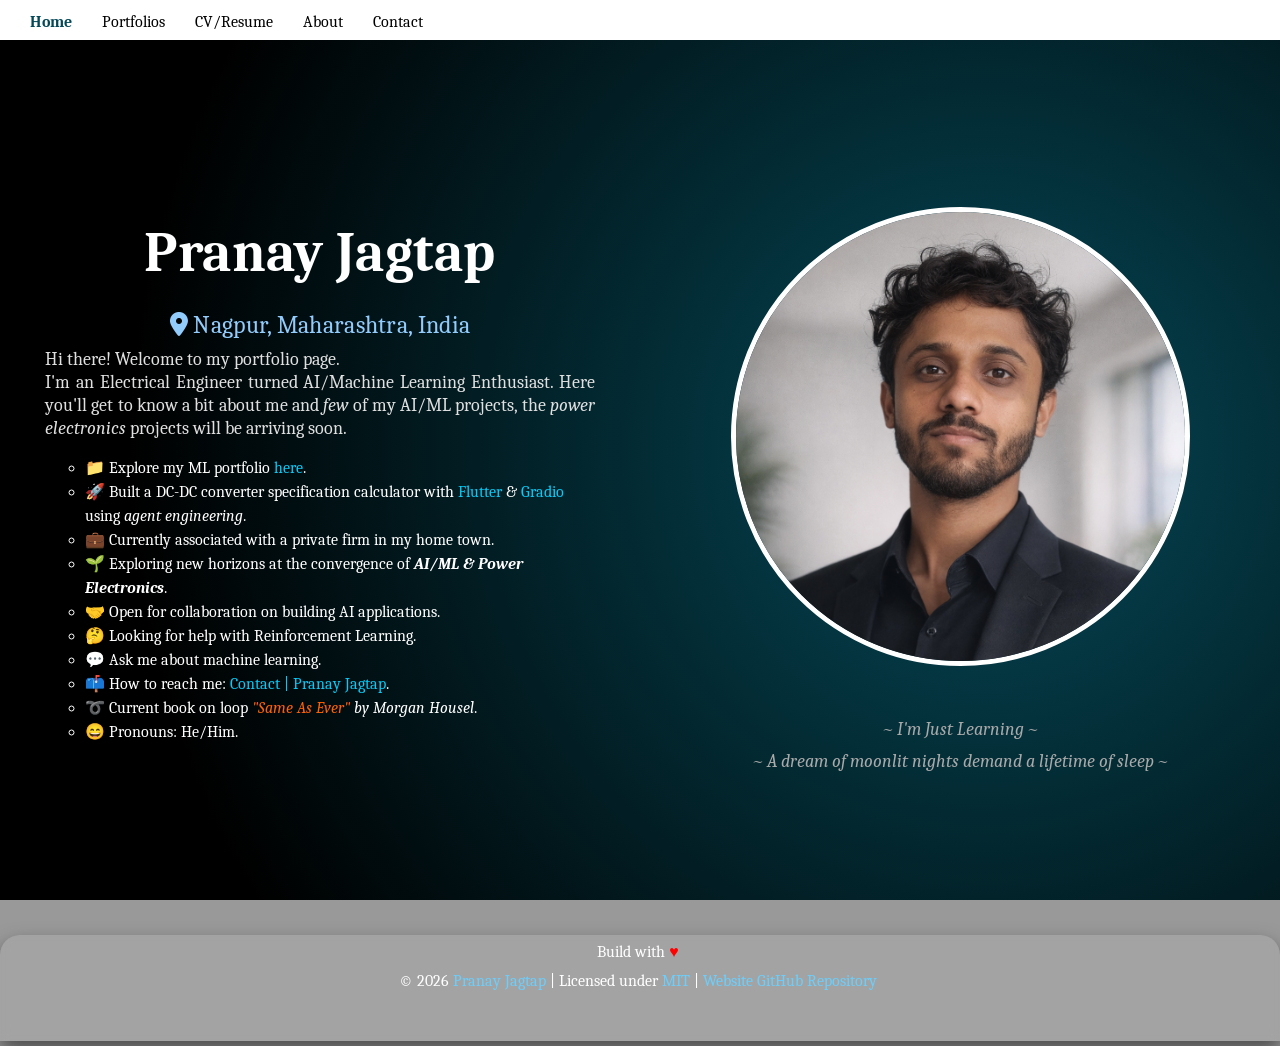
<file: index.html>
<!doctype html>
<html class="js" lang="en">

<head>
  <!-- Required meta tags -->
  <meta charset="utf-8">
  <meta name="viewport" content="width=device-width, initial-scale=1">
  <meta name="generator" content="Netlify">
  <meta property="og:site_name" content="pranaypagtap" />
  <meta property="og:image" content="https://pranayjagtap.netlify.app/img/pranayj_sqlook.png">


  <!-- Primary SEO Meta Tags -->
  <title>Pranay Jagtap | Home</title>
  <meta name="title" content="Pranay Jagtap | Home">
  <meta name="description" property="og:description" content="Pranay Jagtap Nagpur, Maharashtra, India Hi there. I'm an Electrical Engineer turned Python Enthusiast and Machine
  Learning Explorer. Here, you'll find my journey through code, from ML projects to apps.">

  <!-- Keywords for SEO -->
  <meta name="keywords"
    content="Pranay Jagtap, Pranay Jagtap Nagpur, Pranay Jagtap Home, Nagpur, Orange City, Machine Learning, Machine Learning Portfolio, Machine Learning Engineer, AI Engineer, Python, PyTorch, Scikit-Learn, Deep Learning, Computer Visison, Natural Language Processing">

  <!-- Robots Meta Tag -->
  <meta name="robots" content="index, follow">
  <meta name="googlebot" content="index, follow">

  <!-- Canonical URL -->
  <link rel="canonical" href="https://pranayjagtap.netlify.app/">

  <!-- Open Graph Protocol (OG) Tags -->
  <meta property="og:title" content="Pranay Jagtap | Home" />
  <meta property="og:url" content="https://pranayjagtap.netlify.app" />
  <meta property="og:type" content="website" />

  <!-- Linkedin Details -->
  <meta name="linkedin:card" content="summary_large_image">
  <meta name="linkedin:title" property="og:title" content="Pranay Jagtap | Home" />
  <meta name="linkedin:industry" content="Information Technology and Services">
  <meta name="linkedin:creator" content="@pranayj-ml-enthusiast">
  <meta name="linkedin:verified" content="true">

  <!-- Twitter Card -->
  <meta name="twitter:card" content="summary_large_image">
  <meta name="twitter:site" content="@pranay_jagtap_">
  <meta name="twitter:title" content="Pranay Jagtap | Home">
  <meta name="twitter:image" content="https://pranayjagtap.netlify.app/img/pranayj_sqlook.png">

  <!-- Author Meta Tag -->
  <meta name="author" content="Pranay Jagtap">

  <!-- Geo Tags -->
  <meta name="geo.region" content="IN-MH"> <!-- Assuming you're in Maharashtra, India -->
  <meta name="geo.placename" content="Nagpur">
  <meta name="geo.position" content="21.1458;79.0882"> <!-- Nagpur coordinates -->
  <meta name="ICBM" content="21.1458, 79.0882">

  <!-- Language and Country -->
  <meta http-equiv="content-language" content="en-IN">

  <!-- Structured Data (JSON-LD) -->
  <script type="application/ld+json">
    {
      "@context": [
          "https://schema.org",
          {
              "website": "https://schema.org/WebSite",
              "person": "https://schema.org/Person",
              "portfolio": "https://schema.org/CreativeWork",
              "skills": "https://schema.org/EducationalOccupationalCredential"
          }
      ],
      "@type": "Person",
      "name": "Pranay Jagtap",
      "jobTitle": "Machine Learning Enthusiast",
      "alumniOf": {
          "@type": "EducationalOrganization",
          "name": "Nagpur University"
      },
      "skills": [
          "Machine Learning",
          "Natural Language Processing",
          "Python",
          "Deep Learning",
          "Computer Vision"
      ],
      "url": "https://pranayjagtap.netlify.app",
      "image": "https://pranayjagtap.netlify.app/img/pranayj_sqlook.png",
      "sameAs": [
          "https://www.linkedin.com/in/pranayj-ml-enthusiast",
          "https://github.com/PranayJagtap06",
          "https://www.x.com/pranay_jagtap_"
      ]
    }
  </script>

  <!-- Sitemap link (update with actual path) -->
  <link rel="sitemap" type="application/xml" href="https://pranayjagtap.netlify.app/sitemap.xml" />

  <!-- Google Font Family -->
  <link rel="preconnect" href="https://fonts.googleapis.com">
  <link rel="preconnect" href="https://fonts.gstatic.com" crossorigin>
  <link href="https://fonts.googleapis.com/css2?family=Spectral:wght@400;500;600;700&display=swap" rel="stylesheet">
  <link href="https://fonts.googleapis.com/css2?family=Caladea:ital,wght@0,400;0,700;1,400;1,700&display=swap"
    rel="stylesheet">

  <!-- Bootstrap CSS -->
  <link rel="stylesheet" href="https://stackpath.bootstrapcdn.com/bootstrap/4.1.1/css/bootstrap.min.css"
    integrity="sha384-WskhaSGFgHYWDcbwN70/dfYBj47jz9qbsMId/iRN3ewGhXQFZCSftd1LZCfmhktB" crossorigin="anonymous">
  <link rel="stylesheet" href="css/style.css">

  <link rel="stylesheet" href="https://cdnjs.cloudflare.com/ajax/libs/font-awesome/6.2.1/css/all.min.css">
  <link rel="icon" type="image/x-icon" href="/favicon.ico?v=2">
  <link rel="shortcut icon" type="image/x-icon" href="/favicon.ico">
  <link rel="icon" type="image/png" sizes="32x32" href="favicon_io/favicon-32x32.png">
  <link rel="icon" type="image/png" sizes="16x16" href="favicon_io/favicon-16x16.png">
  <link rel="apple-touch-icon" type="image/png" href="favicon_io/apple-touch-icon-180x180.png">
  <link rel="manifest" href="favicon_io/site.webmanifest">
  <meta name="theme-color" content="#ffffff">

  <!-- Google tag (gtag.js) -->
  <script async src="https://www.googletagmanager.com/gtag/js?id=G-1BCZXJ599L"></script>
  <script>
    window.dataLayer = window.dataLayer || [];
    function gtag() {dataLayer.push(arguments);}
    gtag('js', new Date());

    gtag('config', 'G-1BCZXJ599L');
  </script>

</head>

<body>

  <header class="header">
    <nav class="navbar desktop-navbar">
      <ul>
        <li><a href="index.html" class="nav-link" rel="noopener noreferrer">Home</a></li>
        <li><a href="portfolios.html" class="nav-link" rel="noopener noreferrer">Portfolios</a></li>
        <li><a href="https://drive.google.com/file/d/1DiM11OMC7BkOrVKO2ufNGe0L_v8Yvr8Q/view?usp=sharing"
            class="nav-link" target="_blank" rel="noopener noreferrer">CV/Resume</a></li>
        <li><a href="about.html" class="nav-link" rel="noopener noreferrer">About</a></li>
        <li><a href="contact.html" class="nav-link" rel="noopener noreferrer">Contact</a></li>
      </ul>
    </nav>

    <nav class="navbar mobile-navbar">
      <input type="checkbox" id="menu-toggle" />
      <label for="menu-toggle" class="menu-toggle">
        <i class="fa-solid fa-bars"></i>
      </label>
      <ul class="mobile-navbar-menu">
        <li><a href="index.html" class="nav-link" rel="noopener noreferrer">Home</a></li>
        <li><a href="portfolios.html" class="nav-link" rel="noopener noreferrer">Portfolios</a></li>
        <li><a href="https://drive.google.com/file/d/1DiM11OMC7BkOrVKO2ufNGe0L_v8Yvr8Q/view?usp=sharing"
            class="nav-link" rel="noopener noreferrer" target="_blank">CV/Resume</a></li>
        <li><a href="about.html" class="nav-link" rel="noopener noreferrer">About</a></li>
        <li><a href="contact.html" class="nav-link" rel="noopener noreferrer">Contact</a></li>
      </ul>
    </nav>
  </header>

  <main>
    <div class="index-container">
      <div class="row center center-cell">
        <div class="col-md-6" align="center">
          <!-- Name -->
          <div class="title-main">
            <h1><a href="index.html" class="pranayjagtap" rel="noopener noreferrer"> Pranay Jagtap </a></h1>
            <h3 class="location"><i class="fas fa-map-marker-alt"></i> Nagpur, Maharashtra, India</h3>
            <p class="intro-main">Hi there! Welcome to my portfolio page.<br>I'm an Electrical Engineer turned AI/Machine
              Learning Enthusiast. Here you'll get to know a bit about me and <em>few</em> of my AI/ML projects, the <em>power electronics</em> projects will be arriving soon.</p>
            <ul class="intro-info">
              <li>📁 Explore my ML portfolio <a href="https://pranayjagtap.netlify.app/portfolios" class="intro-link"
                  rel="noopener noreferrer">here</a>.</li>
              <!-- <li>🚀 Built Indian <a href="https://github.com/PranayJagtap06/IndianFutureReserves" class="into-link"
                  rel="noopener noreferrer" target="_blank">foreign exchange reserves predictor</a> and <a
                  href="https://github.com/PranayJagtap06/0-5_Hand_Sign_Classifier" class="intro-link"
                  rel="noopener noreferrer" target="_blank">0-5 hand sign classifier streamlit app.</a></li> -->
              <li>🚀 Built a DC-DC converter specification calculator with <a href="https://github.com/PranayJagtap06/convertercalc_flutter" class="intro-link" rel="noopener noreferrer" target="_blank">Flutter</a> & <a href="https://huggingface.co/spaces/pranayj97/converter-specs-calc-site" class="intro-link" rel="noopener noreferrer" target="_blank">Gradio</a> using <em>agent engineering</em>.</li>
              <li>💼 Currently associated with a private firm in my home town.</li>
              <li>🌱 Exploring new horizons at the convergence of <strong><em>AI/ML & Power Electronics</em></strong>.</li>
              <li>🤝 Open for collaboration on building AI applications.</li>
              <li>🤔 Looking for help with Reinforcement Learning.</li>
              <li>💬 Ask me about machine learning.</li>
              <li>📫 How to reach me: <a href="https://pranayjagtap.netlify.app/contact" class="intro-link"
                  rel="noopener noreferrer">Contact | Pranay Jagtap</a>.</li>
              <li>➰ Current book on loop <em><span style="color: rgb(255, 98, 0);">"Same As Ever"</span> by Morgan Housel</em>.</li>
              <li>😄 Pronouns: He/Him.</li>
            </ul>
          </div>
          <!-- Close Column 2 -->
        </div>

        <div class="col-md-6">
          <!-- Faded Picture -->
          <div class="circle">
            <img src="./img/pranayj_sqlook.png" alt="Pranay Jagtap">
          </div>
            <p class="just-learning index">
              <em><span style="color: darkgrey;">~ I'm Just Learning ~</span></em><br>
              <em><span style="color: darkgrey;">~ A dream of moonlit nights demand a lifetime of sleep ~</span></em>
            </p>
        </div>

      </div>
    </div>
  </main>

  <footer class="footer-container">
    <div class="footer">
      <div class="desktop-footer">
        <div class="footer-heading"> Build with <div class="hearts">♥️</div>
        </div>
        <div class="copyright">&copy; 2026 <a href="index.html" class="footer-link" rel="noopener noreferrer">
            Pranay Jagtap </a> | Licensed under<a
            href="https://github.com/PranayJagtap06/pranayjagtap/blob/main/LICENSE.txt" class="footer-link"
            rel="noopener noreferrer" target="_blank"> MIT </a>|<a href="https://github.com/PranayJagtap06/pranayjagtap"
            class="footer-link" rel="noopener noreferrer" target="_blank"> Website GitHub Repository </a></div>
        <!-- <div class="site-github"></div> -->
      </div>
      <div class="mobile-footer">
        <div class="footer-heading"> Build with <div class="hearts">♥️</div>
        </div>
        <div class="copyright">&copy; 2026 <a href="index.html" class="footer-link" rel="noopener noreferrer">
            Pranay Jagtap </a> | Licensed under<a
            href="https://github.com/PranayJagtap06/pranayjagtap/blob/main/LICENSE.txt" class="footer-link"
            rel="noopener noreferrer" target="_blank"> MIT </a></div>
        <div class="site-github"><a href="https://github.com/PranayJagtap06/pranayjagtap" class="footer-link"
            rel="noopener noreferrer" target="_blank"> Website GitHub Repository </a></div>
      </div>
    </div>
  </footer>

  <script src="js/nav-script.js"></script>
  <script>
    document.addEventListener('DOMContentLoaded', function () {
      const menuToggle = document.getElementById('menu-toggle');
      const mobileNavbarMenu = document.querySelector('.mobile-navbar-menu');

      // Ensure menu is closed by default
      mobileNavbarMenu.style.display = 'none';

      // Toggle menu when clicking the hamburger icon
      menuToggle.addEventListener('change', (e) => {
        mobileNavbarMenu.style.display = menuToggle.checked ? 'flex' : 'none';
      });

      // Close menu when clicking outside
      document.addEventListener('click', (e) => {
        if (!e.target.closest('.mobile-navbar')) {
          mobileNavbarMenu.style.display = 'none';
          menuToggle.checked = false;
        }
      });

      // Close menu when menu item is clicked
      mobileNavbarMenu.addEventListener('click', (e) => {
        if (e.target.tagName === 'A') {
          mobileNavbarMenu.style.display = 'none';
          menuToggle.checked = false;
        }
      });
    });
  </script>
  <a href="https://icons8.com"></a>

</body>

</html>
</file>
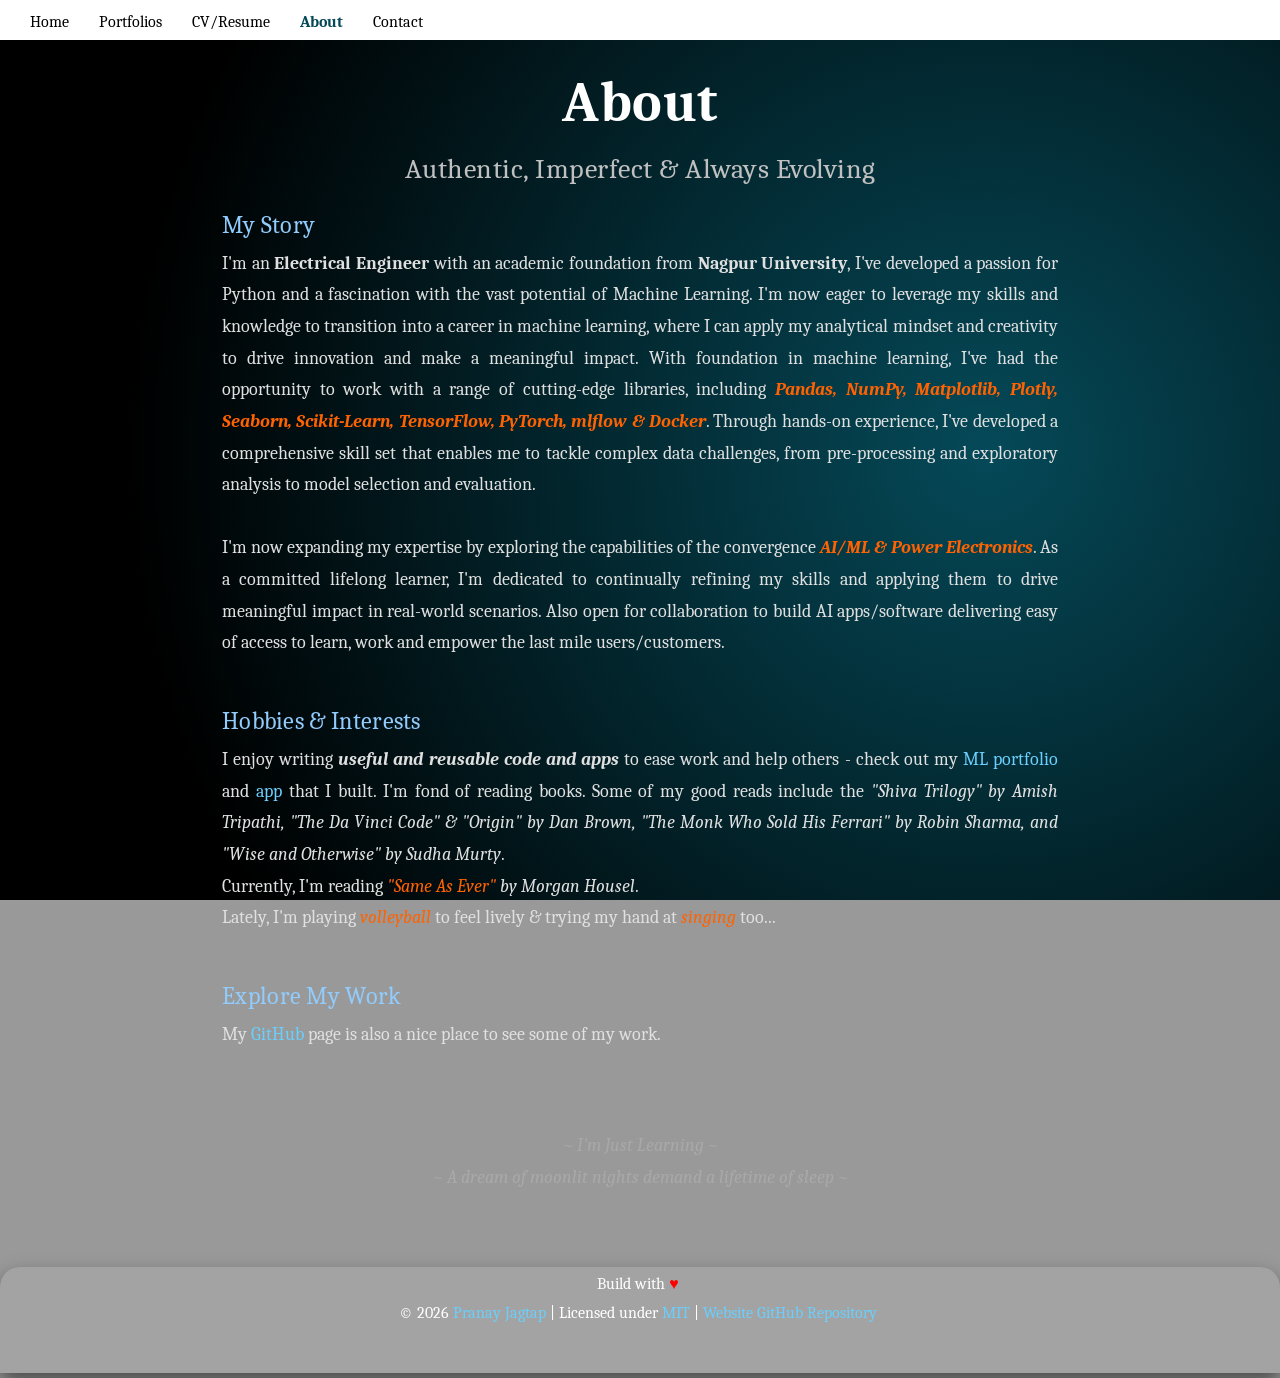
<file: about.html>
<!DOCTYPE html>
<html lang="en">

<head>
    <meta charset="UTF-8">
    <meta name="viewport" content="width=device-width, initial-scale=1.0">
    <meta name="generator" content="Netlify">
    <meta property="og:site_name" content="pranayjagtap">
    <meta property="og:image" content="https://pranayjagtap.netlify.app/img/pranayj_sqlook.png">

    <!-- Primary SEO Meta Tags -->
    <title>Pranay Jagtap | About</title>
    <meta name="title" content="Pranay Jagtap | About">
    <meta name="description" property="og:description"
        content="I'm an Electrical Engineer with an academic foundation from Nagpur University, I've developed a passion for Python and a fascination with the vast potential of Machine Learning.">

    <!-- Keywords for SEO -->
    <meta name="keywords"
        content="Pranay Jagtap, Pranay Jagtap About, Pranay Jagtap Nagpur, Nagpur, Orange City, Machine Learning, Data Science, Python, NLP, Electrical Engineer, AI, Machine Learning Engineer, Data Analysis, Scikit-Learn, TensorFlow, PyTorch">

    <!-- Robots Meta Tag -->
    <meta name="robots" content="index, follow">
    <meta name="googlebot" content="index, follow">

    <!-- Canonical URL -->
    <link rel="canonical" href="https://pranayjagtap.netlify.app/about">

    <!-- Open Graph / Facebook -->
    <meta property="og:type" content="website">
    <meta property="og:url" content="https://pranayjagtap.netlify.app/about">
    <meta property="og:title" content="Pranay Jagtap | About">

    <!-- Linkedin Details -->
    <meta name="linkedin:card" content="summary_large_image">
    <meta name="linkedin:title" property="og:title" content="Pranay Jagtap | About" />
    <meta name="linkedin:industry" content="Information Technology and Services">
    <meta name="linkedin:creator" content="@pranayj-ml-enthusiast">
    <meta name="linkedin:verified" content="true">

    <!-- Twitter Card -->
    <meta name="twitter:card" content="summary_large_image">
    <meta name="twitter:url" content="https://pranayjagtap.netlify.app/about">
    <meta name="twitter:site" content="@pranay_jagtap_">
    <meta name="twitter:title" content="Pranay Jagtap | About">
    <meta name="twitter:image" content="https://pranayjagtap.netlify.app/img/pranayj_sqlook.png">

    <!-- Author Meta Tag -->
    <meta name="author" content="Pranay Jagtap">

    <!-- Geo Tags -->
    <meta name="geo.region" content="IN-MH"> <!-- Assuming you're in Maharashtra, India -->
    <meta name="geo.placename" content="Nagpur">
    <meta name="geo.position" content="21.1458;79.0882"> <!-- Nagpur coordinates -->
    <meta name="ICBM" content="21.1458, 79.0882">

    <!-- Language and Country -->
    <meta http-equiv="content-language" content="en-IN">

    <!-- Structured Data (JSON-LD) -->
    <script type="application/ld+json">
        {
            "@context": [
                "https://schema.org",
                "https://schema.org/Person",
                "https://schema.org/ProfilePage"
            ],
            "@type": "Person",
            "name": "Pranay Jagtap",
            "jobTitle": "Machine Learning Explorer",
            "alumniOf": {
                "@type": "EducationalOrganization",
                "name": "Nagpur University"
            },
            "knowsAbout": [
                "Machine Learning",
                "Python",
                "Data Science",
                "Natural Language Processing",
                "TensorFlow",
                "PyTorch",
                "Scikit-Learn",
                "Pandas",
                "Matplotlib",
                "NumPy",
                "Plotly",
                "Seaborn",
                "mlflow",
                "fastapi"
            ],
            "skills": [
                "Machine Learning",
                "Data Analysis",
                "Python Programming",
                "NLP",
                "Scikit-Learn",
                "TensorFlow",
                "PyTorch",
                "Data Visualization"
            ],
            "url": "https://pranayjagtap.netlify.app/about",
            "sameAs": [
                "https://github.com/PranayJagtap06",
                "https://www.linkedin.com/in/pranayj-ml-enthusiast",
                "https://www.x.com/pranay_jagtap_"
            ],
            "description": "I'm an Electrical Engineer with an academic foundation from Nagpur University, I've developed a passion for Python and a fascination with the vast potential of Machine Learning."
        }
    </script>

    <!-- Google Font Family -->
    <link rel="preconnect" href="https://fonts.googleapis.com">
    <link rel="preconnect" href="https://fonts.gstatic.com" crossorigin>
    <link href="https://fonts.googleapis.com/css2?family=Spectral:wght@400;500;600;700&display=swap" rel="stylesheet">
    <link href="https://fonts.googleapis.com/css2?family=Caladea:ital,wght@0,400;0,700;1,400;1,700&display=swap"
        rel="stylesheet">

    <!-- Bootstrap CSS -->
    <link rel="stylesheet" href="https://stackpath.bootstrapcdn.com/bootstrap/4.1.1/css/bootstrap.min.css"
        integrity="sha384-WskhaSGFgHYWDcbwN70/dfYBj47jz9qbsMId/iRN3ewGhXQFZCSftd1LZCfmhktB" crossorigin="anonymous">
    <link rel="stylesheet" href="css/style.css">

    <link rel="stylesheet" href="https://cdnjs.cloudflare.com/ajax/libs/font-awesome/6.2.1/css/all.min.css">
    <link rel="icon" type="image/x-icon" href="/favicon.ico?v=2">
    <link rel="shortcut icon" type="image/x-icon" href="/favicon.ico">
    <link rel="icon" type="image/png" sizes="32x32" href="favicon_io/favicon-32x32.png">
    <link rel="icon" type="image/png" sizes="16x16" href="favicon_io/favicon-16x16.png">
    <link rel="apple-touch-icon" type="image/png" href="favicon_io/apple-touch-icon-180x180.png">
    <link rel="manifest" href="favicon_io/site.webmanifest">
    <meta name="theme-color" content="#ffffff">

</head>

<body>

    <header class="header">
        <nav class="navbar desktop-navbar">
            <ul>
                <li><a href="index.html" class="nav-link" rel="noopener noreferrer">Home</a></li>
                <li><a href="portfolios.html" class="nav-link" rel="noopener noreferrer">Portfolios</a></li>
                <li><a href="https://drive.google.com/file/d/1DiM11OMC7BkOrVKO2ufNGe0L_v8Yvr8Q/view?usp=sharing" class="nav-link" target="_blank"
                        rel="noopener noreferrer">CV/Resume</a>
                </li>
                <li><a href="about.html" class="nav-link" rel="noopener noreferrer">About</a></li>
                <li><a href="contact.html" class="nav-link" rel="noopener noreferrer">Contact</a></li>
            </ul>
        </nav>

        <nav class="navbar mobile-navbar">
            <input type="checkbox" id="menu-toggle" />
            <label for="menu-toggle" class="menu-toggle">
                <i class="fa-solid fa-bars"></i>
            </label>
            <ul class="mobile-navbar-menu">
                <li><a href="index.html" class="nav-link" rel="noopener noreferrer">Home</a></li>
                <li><a href="portfolios.html" class="nav-link" rel="noopener noreferrer">Portfolios</a></li>
                <li><a href="https://drive.google.com/file/d/1DiM11OMC7BkOrVKO2ufNGe0L_v8Yvr8Q/view?usp=sharing" class="nav-link"
                        rel="noopener noreferrer" target="_blank">CV/Resume</a>
                </li>
                <li><a href="about.html" class="nav-link" rel="noopener noreferrer">About</a></li>
                <li><a href="contact.html" class="nav-link" rel="noopener noreferrer">Contact</a></li>
            </ul>
        </nav>
    </header>

    <main>
        <div class="container padding">
            <h1>About</h1>
            <h2>Authentic, Imperfect & Always Evolving</h2>
            <!-- <div class="row"> -->
            <div class="about-content">
                <h3>My Story</h3>
                <p>I'm an <strong>Electrical Engineer</strong> with an academic foundation from
                    <strong>Nagpur
                        University</strong>, I've
                    developed a passion for Python and a fascination with the vast potential of Machine Learning.
                    I'm
                    now eager to leverage my skills and knowledge to transition into a career in machine learning, where
                    I
                    can apply my analytical mindset and creativity to drive innovation and make a meaningful impact.
                    With
                    foundation in machine learning, I've had the opportunity to work with a range of cutting-edge
                    libraries,
                    including <span style="color: rgb(255, 98, 0);"><strong><em>Pandas, NumPy, Matplotlib, Plotly, Seaborn, Scikit-Learn, TensorFlow, PyTorch, mlflow & Docker</em></strong></span>.
                    Through hands-on experience, I've developed a comprehensive skill set that enables me to tackle
                    complex
                    data challenges, from pre-processing and exploratory analysis to model selection and
                    evaluation.<br><br>

                    I'm now expanding my expertise by exploring the capabilities of the convergence <span style="color: rgb(255, 98, 0);"><strong><em>AI/ML & Power Electronics</em></strong></span>.
                    As a committed lifelong learner, I'm dedicated to continually refining my skills and
                    applying them to drive meaningful impact in real-world scenarios. Also open for collaboration to build AI apps/software delivering easy of access to learn, work and empower the last mile users/customers.
                </p>
                <br>
                <h3>Hobbies & Interests</h3>
                <p>I enjoy writing <strong><em>useful and reusable code and
                            apps</em></strong> to ease work and help others - check out my <a
                        href="https://pranayjagtap.netlify.app/portfolios" class="link-highlight" target="_blank"
                        rel="noopener noreferrer">ML portfolio</a> and
                    <a href="https://github.com/pranayjagtap06/convertercalc_flutter" class="link-highlight"
                        target="_blank" rel="noopener noreferrer">app</a> that
                    I built. I'm fond of reading books. Some of my good reads include the <em>"Shiva
                        Trilogy" by Amish Tripathi, "The Da Vinci Code" & "Origin" by Dan Brown, "The Monk
                        Who
                        Sold His Ferrari" by
                    Robin Sharma, and "Wise and Otherwise" by Sudha Murty</em>.
                    <br>Currently, I'm reading <em><span style="color: rgb(255, 98, 0);">"Same As Ever"</span> by Morgan Housel</em>.
                    <br>Lately, I'm playing <span style="color: rgb(255, 98, 0);"><em>volleyball</em></span> to feel lively & trying my hand at <span style="color: rgb(255, 98, 0);"><em>singing</em></span> too...
                </p>
                <br>
                <h3>Explore My Work</h3>
                <p>My <a href="https://github.com/PranayJagtap06" class="link-highlight" target="_blank"
                        rel="noopener noreferrer">GitHub</a>
                    page is also a nice place to see some of my work.
                </p>
                <p class="just-learning">
                    <em><span style="color: darkgrey;">~ I'm Just Learning ~</span></em><br>
                    <em><span style="color: darkgrey;">~ A dream of moonlit nights demand a lifetime of sleep ~</span></em>
                </p>
            </div>
            <!-- </div> -->
        </div>
    </main>

    <footer class="footer-container">
        <div class="footer">
            <div class="desktop-footer">
                <div class="footer-heading"> Build with <div class="hearts">♥️</div>
                </div>
                <div class="copyright">&copy; 2026 <a href="index.html" class="footer-link" rel="noopener noreferrer">
                        Pranay Jagtap </a> | Licensed under<a
                        href="https://github.com/PranayJagtap06/pranayjagtap/blob/main/LICENSE.txt" class="footer-link"
                        rel="noopener noreferrer" target="_blank"> MIT </a>|<a
                        href="https://github.com/PranayJagtap06/pranayjagtap" class="footer-link"
                        rel="noopener noreferrer" target="_blank"> Website GitHub Repository </a></div>
                <!-- <div class="site-github"></div> -->
            </div>
            <div class="mobile-footer">
                <div class="footer-heading"> Build with <div class="hearts">♥️</div>
                </div>
                <div class="copyright">&copy; 2026 <a href="index.html" class="footer-link" rel="noopener noreferrer">
                        Pranay Jagtap </a> | Licensed under<a
                        href="https://github.com/PranayJagtap06/pranayjagtap/blob/main/LICENSE.txt" class="footer-link"
                        rel="noopener noreferrer" target="_blank"> MIT </a></div>
                <div class="site-github"><a href="https://github.com/PranayJagtap06/pranayjagtap" class="footer-link"
                        rel="noopener noreferrer" target="_blank"> Website GitHub Repository </a></div>
            </div>
        </div>
    </footer>

    <script src="js/nav-script.js"></script>
    <script>
        document.addEventListener('DOMContentLoaded', function () {
            const menuToggle = document.getElementById('menu-toggle');
            const mobileNavbarMenu = document.querySelector('.mobile-navbar-menu');

            // Ensure menu is closed by default
            mobileNavbarMenu.style.display = 'none';

            // Toggle menu when clicking the hamburger icon
            menuToggle.addEventListener('change', (e) => {
                mobileNavbarMenu.style.display = menuToggle.checked ? 'flex' : 'none';
            });

            // Close menu when clicking outside
            document.addEventListener('click', (e) => {
                if (!e.target.closest('.mobile-navbar')) {
                    mobileNavbarMenu.style.display = 'none';
                    menuToggle.checked = false;
                }
            });

            // Close menu when menu item is clicked
            mobileNavbarMenu.addEventListener('click', (e) => {
                if (e.target.tagName === 'A') {
                    mobileNavbarMenu.style.display = 'none';
                    menuToggle.checked = false;
                }
            });
        });
    </script>
</body>

</html>
</file>
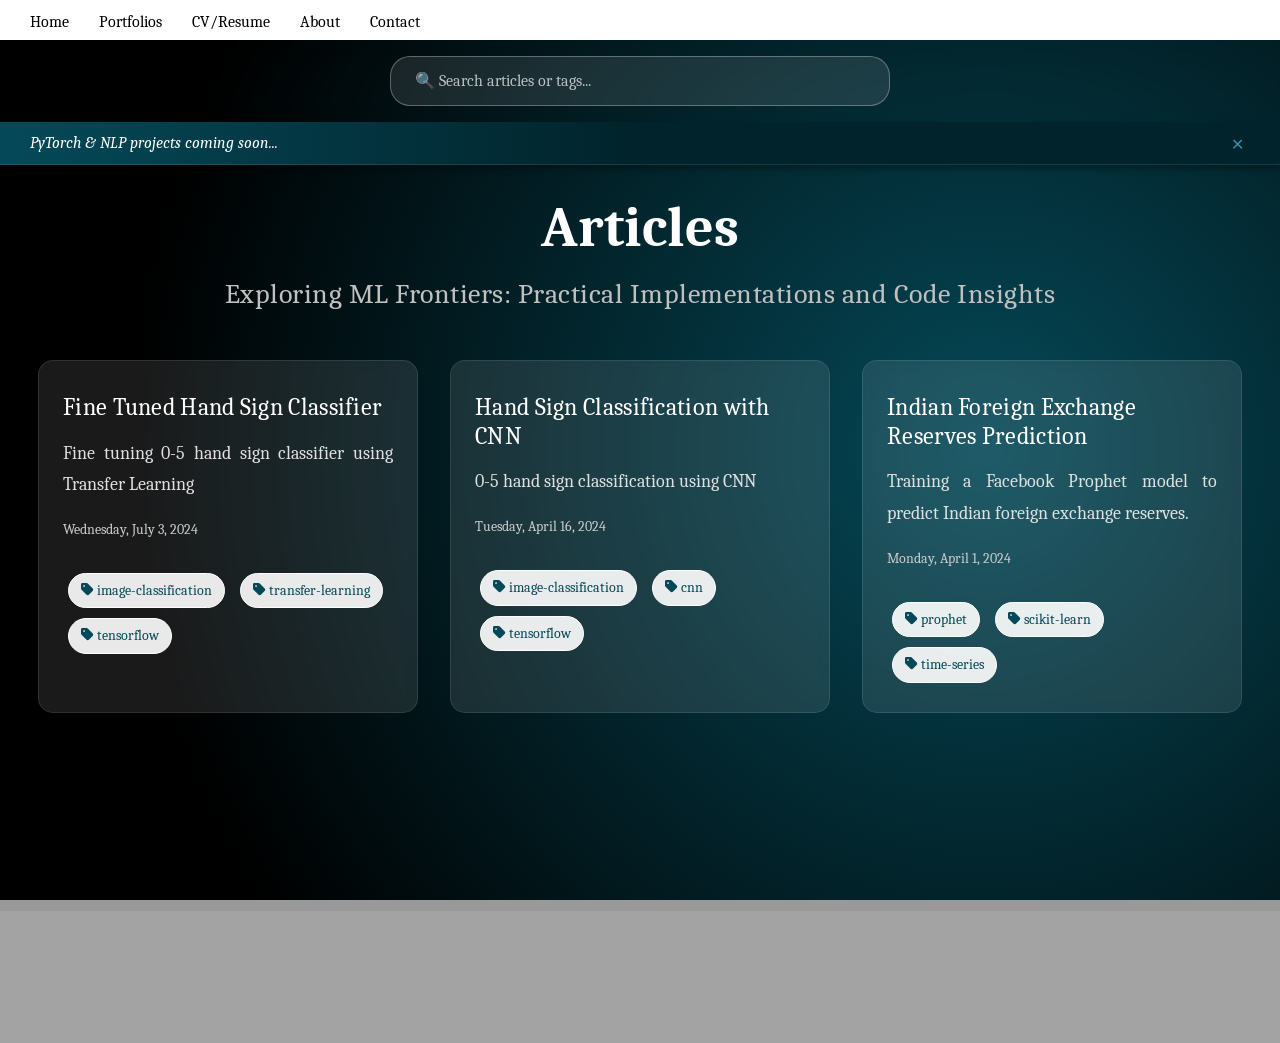
<file: blog.html>
<!-- articles.html -->
<!DOCTYPE html>
<html class="js" lang="en">

<head>
    <meta charset="UTF-8">
    <meta name="viewport" content="width=device-width, initial-scale=1.0">
    <meta name="generator" content="Netlify">
    <meta property="og:site_name" content="pranayjagtap">
    <meta property="og:image" content="https://pranayjagtap.netlify.app/img/pranay-bliss-sq.jpg">

    <!-- Primary SEO Meta Tags -->
    <title>Pranay Jagtap | Pranay's ML Space</title>
    <meta name="title" content="Pranay Jagtap | Pranay's ML Space">
    <meta name="description" propert="og:description"
        content="Explore a collection of beginner friendly machine learning article by Pranay Jagtap. Sharing code & insights on varied topics of ML.">

    <!-- Keywords for SEO -->
    <meta name="keywords"
        content="Machine Learning Blog, Pranay Jagtap Blog, Pranay's Blog, Pranay's ML Space, Data Science Blog, Python Blog, TensorFlow Blog, PyTorch Blog, Machine Learning Engineer, Data Analysis">

    <!-- Robots Meta Tag -->
    <meta name="robots" content="index, follow">
    <meta name="googlebot" content="index, follow, max-snippet:-1, max-image-preview:large, max-video-preview:-1">

    <!-- Canonical URL -->
    <link rel="canonical" href="https://pranayjagtap.netlify.app/blog">

    <!-- Open Graph / Facebook -->
    <meta property="og:type" content="website">
    <meta property="og:url" content="https://pranayjagtap.netlify.app/blog">
    <meta property="og:title" content="Pranay Jagtap | Pranay's ML Space">

    <!-- Linkedin Details -->
    <meta name="linkedin:card" content="summary_large_image">
    <meta name="linkedin:title" property="og:title" content="Pranay Jagtap | Pranay's ML Space" />
    <meta name="linkedin:industry" content="Information Technology and Services">
    <meta name="linkedin:creator" content="@pranayj-ml-engineer">
    <meta name="linkedin:verified" content="true">

    <!-- Twitter Card -->
    <meta name="twitter:card" content="summary_large_image">
    <meta name="twitter:url" content="https://pranayjagtap.netlify.app/blog">
    <meta name="twitter:title" content="Pranay Jagtap | Pranay's ML Space">
    <meta name="twitter:image" content="https://pranayjagtap.netlify.app/img/pranay-bliss-sq.jpg">
    <meta name="twitter:creator" content="@pranay_jagtap_">

    <!-- Author Meta Tag -->
    <meta name="author" content="Pranay Jagtap">

    <!-- Geo Tags -->
    <meta name="geo.region" content="IN-MH"> <!-- Assuming you're in Maharashtra, India -->
    <meta name="geo.placename" content="Nagpur">
    <meta name="geo.position" content="21.1458;79.0882"> <!-- Nagpur coordinates -->
    <meta name="ICBM" content="21.1458, 79.0882">

    <!-- Language and Country -->
    <meta http-equiv="content-language" content="en-IN">

    <!-- Existing meta tags -->
    <meta name="theme-color" content="#ffffff">

    <!-- Structured Data (JSON-LD) -->
    <script type="application/ld+json">
        {
            "@context": "https://schema.org",
            "@type": "WebPage",
            "name": "Pranay Jagtap | Pranay's ML Space",
            "description": "Explore a collection of machine learning articles by Pranay Jagtap.",
            "mainEntity": {
                "@type": "ItemList",
                "itemListElement": [
                    {
                        "@type": "CreativeWork",
                        "name": "Pranay's ML Space",
                        "description": "A collection of machine learning articles"
                    }
                ]
            },
            "author": {
                "@type": "Person",
                "name": "Pranay Jagtap",
                "jobTitle": "Machine Learning Explorer",
                "knowsAbout": [
                    "Machine Learning",
                    "Python",
                    "Scikit-Learn",
                    "TensorFlow",
                    "PyTorch",
                    "NLP"
                ]
            }
        }
    </script>

    <!-- Google Font Family -->
    <link rel="preconnect" href="https://fonts.googleapis.com">
    <link rel="preconnect" href="https://fonts.gstatic.com" crossorigin>
    <link href="https://fonts.googleapis.com/css2?family=Spectral:wght@400;500;600;700&display=swap" rel="stylesheet">
    <link href="https://fonts.googleapis.com/css2?family=Caladea:ital,wght@0,400;0,700;1,400;1,700&display=swap" rel="stylesheet">

    <!-- Bootstrap CSS -->
    <link rel="stylesheet" href="https://stackpath.bootstrapcdn.com/bootstrap/4.1.1/css/bootstrap.min.css"
        integrity="sha384-WskhaSGFgHYWDcbwN70/dfYBj47jz9qbsMId/iRN3ewGhXQFZCSftd1LZCfmhktB" crossorigin="anonymous">
    <link rel="stylesheet" href="css/style.css">

    <link rel="stylesheet" href="https://cdnjs.cloudflare.com/ajax/libs/font-awesome/6.2.1/css/all.min.css">
    <link rel="icon" type="image/x-icon" href="/favicon.ico?v=2">
    <link rel="shortcut icon" type="image/x-icon" href="/favicon.ico">
    <link rel="icon" type="image/png" sizes="32x32" href="favicon_io/favicon-32x32.png">
    <link rel="icon" type="image/png" sizes="16x16" href="favicon_io/favicon-16x16.png">
    <link rel="apple-touch-icon" type="image/png" href="favicon_io/apple-touch-icon-180x180.png">
    <link rel="manifest" href="favicon_io/site.webmanifest">
    <meta name="theme-color" content="#ffffff">

</head>

<body>

    <header class="header">
        <nav class="navbar desktop-navbar">
            <ul>
                <li><a href="index.html" class="nav-link" rel="noopener noreferrer">Home</a></li>
                <li><a href="portfolios.html" class="nav-link" rel="noopener noreferrer">Portfolios</a></li>
                <li><a href="https://drive.google.com/file/d/1V6zH-NCFwTpCB4u4hop1W53udd1IVlCu/view?usp=sharing" class="nav-link" target="_blank" rel="noopener noreferrer">CV/Resume</a>
                </li>
                <li><a href="about.html" class="nav-link" rel="noopener noreferrer">About</a></li>
                <li><a href="contact.html" class="nav-link" rel="noopener noreferrer">Contact</a></li>
            </ul>
        </nav>

        <nav class="navbar mobile-navbar">
            <input type="checkbox" id="menu-toggle" />
            <label for="menu-toggle" class="menu-toggle">
                <i class="fa-solid fa-bars"></i>
            </label>
            <ul class="mobile-navbar-menu">
                <li><a href="index.html" class="nav-link" rel="noopener noreferrer">Home</a></li>
                <li><a href="portfolios.html" class="nav-link" rel="noopener noreferrer">Portfolios</a></li>
                <li><a href="https://drive.google.com/file/d/1V6zH-NCFwTpCB4u4hop1W53udd1IVlCu/view?usp=sharing" class="nav-link" rel="noopener noreferrer" target="_blank">CV/Resume</a>
                </li>
                <li><a href="about.html" class="nav-link" rel="noopener noreferrer">About</a></li>
                <li><a href="contact.html" class="nav-link" rel="noopener noreferrer">Contact</a></li>
            </ul>
        </nav>

        <div class="search">
            <div class="search-container">
                <!-- <input type="text" class="search-input" id="search-input" placeholder="🔍 Search articles or tags..."> -->
                <!-- <div class="dropdown-list" id="dropdownList"></div> -->
            </div>
        </div>
    </header>

    <div id="notification-banner" class="notification-banner">
        <div class="notification-content-container">
            <span class="notification-text"><em>PyTorch & NLP projects coming soon...</em></span>
            <button class="notification-close" aria-label="Close notification">&times;</button>
        </div>
    </div>

    <main>
        <div class="container padding">
            <h1>Articles</h1>
            <h2>Exploring ML Frontiers: Practical Implementations and Code Insights</h2>
            <div class="articles-grid" id="articlesGrid"></div>
            <div class="pagination-container" id="paginationContainer"></div>
        </div>
    </main>

    <footer class="footer-container">
        <div class="footer">
            <div class="desktop-footer">
                <div class="footer-heading"> Build with <div class="hearts">♥️</div>
                </div>
                <div class="copyright">&copy; 2026 <a href="index.html" class="footer-link" rel="noopener noreferrer">
                        Pranay Jagtap </a> | Licensed under<a
                        href="https://github.com/PranayJagtap06/pranayjagtap/blob/main/LICENSE.txt" class="footer-link"
                        rel="noopener noreferrer" target="_blank"> MIT </a>|<a
                        href="https://github.com/PranayJagtap06/pranayjagtap" class="footer-link"
                        rel="noopener noreferrer" target="_blank"> Website GitHub Repository </a></div>
                <!-- <div class="site-github"></div> -->
            </div>
            <div class="mobile-footer">
                <div class="footer-heading"> Build with <div class="hearts">♥️</div>
                </div>
                <div class="copyright">&copy; 2026 <a href="index.html" class="footer-link" rel="noopener noreferrer">
                        Pranay Jagtap </a> | Licensed under<a
                        href="https://github.com/PranayJagtap06/pranayjagtap/blob/main/LICENSE.txt" class="footer-link"
                        rel="noopener noreferrer" target="_blank"> MIT </a></div>
                <div class="site-github"><a href="https://github.com/PranayJagtap06/pranayjagtap" class="footer-link"
                        rel="noopener noreferrer" target="_blank"> Website GitHub Repository </a></div>
            </div>
        </div>
    </footer>

    <script src="js/nav-script.js"></script>
    <!-- <script src="js/search-dropdown.js"></script> -->
    <script>
        document.addEventListener('DOMContentLoaded', function () {
            const menuToggle = document.getElementById('menu-toggle');
            const mobileNavbarMenu = document.querySelector('.mobile-navbar-menu');

            // Ensure menu is closed by default
            mobileNavbarMenu.style.display = 'none';

            // Toggle menu when clicking the hamburger icon
            menuToggle.addEventListener('change', (e) => {
                mobileNavbarMenu.style.display = menuToggle.checked ? 'flex' : 'none';
            });

            // Close menu when clicking outside
            document.addEventListener('click', (e) => {
                if (!e.target.closest('.mobile-navbar')) {
                    mobileNavbarMenu.style.display = 'none';
                    menuToggle.checked = false;
                }
            });

            // Close menu when menu item is clicked
            mobileNavbarMenu.addEventListener('click', (e) => {
                if (e.target.tagName === 'A') {
                    mobileNavbarMenu.style.display = 'none';
                    menuToggle.checked = false;
                }
            });
        });
    </script>
    <script>
        class ArticleManager {
            constructor() {
                this.articles = [];
                this.filteredArticles = [];
                this.currentPage = 1;
                this.itemsPerPage = 6;
                this.totalArticles = 0;
                this.isLoading = false;
            }

            async loadArticles(page = 1) {
                try {
                    this.isLoading = true;
                    this.showLoading();

                    // Updated path for GitHub Pages
                    const response = await fetch('articles/articles.json');
                    if (!response.ok) throw new Error('Failed to load articles');

                    const data = await response.json();
                    this.articles = data; // Store the loaded articles
                    this.articles.sort((a, b) => new Date(b.date) - new Date(a.date));

                    // Check for tag filter from URL 3
                    const urlParams = new URLSearchParams(window.location.search);
                    const tagFilter = urlParams.get('tag');

                    if (tagFilter) {
                        // Clean the tag filter
                        const cleanTagFilter = tagFilter.trim().replace(/^#?\s*/, '');

                        // Filter articles by tag
                        this.filteredArticles = this.articles.filter(article =>
                            article.tags.some(tag =>
                                tag.toLowerCase() === cleanTagFilter.toLowerCase()
                            )
                        );

                        // Set search input to the tag
                        const searchInput = document.getElementById('search-input');
                        if (searchInput) {
                            searchInput.value = cleanTagFilter;
                        }
                    } else {
                        this.filteredArticles = this.articles;
                    }

                    this.totalArticles = this.filteredArticles.length;
                    this.currentPage = page;

                    this.displayArticles();
                    this.updatePagination();
                } catch (error) {
                    this.showError('Failed to load articles. Please try again later.');
                    console.error('Error:', error);
                } finally {
                    this.isLoading = false;
                    this.hideLoading();
                }
            }

            displayArticles() {
                const startIndex = (this.currentPage - 1) * this.itemsPerPage;
                const endIndex = startIndex + this.itemsPerPage;
                const articlesToShow = this.filteredArticles.slice(startIndex, endIndex);

                const gridContainer = document.getElementById('articlesGrid');
                gridContainer.innerHTML = '';

                articlesToShow.forEach(article => {
                    const card = this.createPortfolioCard(article);
                    gridContainer.appendChild(card);
                });
            }

            createPortfolioCard(article) {
                const card = document.createElement('div');
                card.className = 'articles-card';
                // card.onclick = () => window.location.href = `./articles/${article.id}/content.md`;
                card.onclick = () => window.location.href = `article-template.html?id=${article.id}`;

                const date = new Date(article.date);
                const formattedDate = date.toLocaleDateString('en-US', {
                    weekday: 'long',
                    day: 'numeric',
                    month: 'long',
                    year: 'numeric'
                });

                card.innerHTML = `
                    <h3 class="articles-title">${article.title}</h3>
                    <p class="articles-description">${article.description}</p>
                    <p class="articles-date">${formattedDate}</p>
                    ${article.tags ? `
                        <div class="tags-container">
                            ${article.tags.map(tag => `<span class="tag"><i class="fa-solid fa-tag"></i> ${tag}</span>`).join('')}
                        </div>
                    ` : ''}
                `;

                // Add click event listeners to tags
                const tagElements = card.querySelectorAll('.tag');
                tagElements.forEach(tag => {
                    tag.addEventListener('click', (e) => {
                        e.stopPropagation(); // Prevent card click
                        const searchTerm = e.target.textContent.trim(); // Get tag text
                        window.location.href = `articles.html?tag=${encodeURIComponent(searchTerm)}`;

                    });
                });

                return card;
            }

            updatePagination() {
                const totalPages = Math.ceil(this.totalArticles / this.itemsPerPage);
                const container = document.getElementById('paginationContainer');

                if (totalPages <= 1) {
                    container.innerHTML = '';
                    return;
                }

                container.innerHTML = `
                    <button class="paginations-button" 
                            onclick="articleManager.loadArticles(${this.currentPage - 1})" 
                            ${this.currentPage === 1 ? 'disabled' : ''}>
                        Previous
                    </button>
                    ${this.generatePageNumbers(totalPages)}
                    <button class="paginations-button" 
                            onclick="articleManager.loadArticles(${this.currentPage + 1})" 
                            ${this.currentPage === totalPages ? 'disabled' : ''}>
                        Next
                    </button>
                `;
            }

            generatePageNumbers(totalPages) {
                let pages = '';
                const maxButtons = 5;
                let start = Math.max(1, this.currentPage - Math.floor(maxButtons / 2));
                let end = Math.min(totalPages, start + maxButtons - 1);

                if (end - start + 1 < maxButtons) {
                    start = Math.max(1, end - maxButtons + 1);
                }

                for (let i = start; i <= end; i++) {
                    pages += `
                        <button class="paginations-button ${i === this.currentPage ? 'active' : ''}" 
                                onclick="articleManager.loadArticles(${i})">
                            ${i}
                        </button>
                    `;
                }

                return pages;
            }

            showLoading() {
                const grid = document.getElementById('articlesGrid');
                grid.innerHTML = '<div class="loading"></div>';
            }

            hideLoading() {
                const loading = document.querySelector('.loading');
                if (loading) loading.remove();
            }

            showError(message) {
                const grid = document.getElementById('articlesGrid');
                grid.innerHTML = `<div class="error-message">${message}</div>`;
            }

            searchArticles(searchTerm) {
                if (!searchTerm) {
                    this.filteredArticles = this.articles;
                } else {
                    this.filteredArticles = this.articles.filter(article =>
                        article.title.toLowerCase().includes(searchTerm.toLowerCase()) ||
                        article.description.toLowerCase().includes(searchTerm.toLowerCase()) ||
                        article.tags.some(tag => tag.toLowerCase().includes(searchTerm.toLowerCase()))
                    );
                }
                this.currentPage = 1;
                this.displayArticles();
                this.updatePagination();
            }
        }

        // Initialize and load articles
        const articleManager = new ArticleManager();
        document.addEventListener('DOMContentLoaded', () => {
            articleManager.loadArticles();
        });
    </script>
    <!-- <script>
        // Search functionality
        const searchInput = document.getElementById('search-input');
        const searchResults = document.getElementById('search-results');

        searchInput.addEventListener('input', (e) => {
            const searchTerm = e.target.value;

            // Remove tag filter from URL if search is active
            const urlParams = new URLSearchParams(window.location.search);
            if (urlParams.has('tag')) {
                urlParams.delete('tag');
                window.history.replaceState({}, '', `${window.location.pathname}?${urlParams}`);
            }

            articleManager.searchArticles(searchTerm);
        });
    </script> -->
    <script>
        document.addEventListener('DOMContentLoaded', () => {
            const notificationBanner = document.getElementById('notification-banner');
            const notificationCloseBtn = notificationBanner.querySelector('.notification-close');

            function hasNotificationBeenShown() {
                return localStorage.getItem('articleNotificationShown') === 'true';
            }

            function markNotificationAsShown() {
                localStorage.setItem('articleNotificationShown', 'true');
            }

            function showNotification() {
                if (!hasNotificationBeenShown()) {
                    notificationBanner.classList.add('show');
                    markNotificationAsShown();
                }
            }

            function hideNotification() {
                notificationBanner.classList.add('hide'); // Add hide class
            }

            // Show notification on page load
            showNotification();

            // Close button event listener
            notificationCloseBtn.addEventListener('click', hideNotification);
        });
    </script>
    <script>
        document.addEventListener('DOMContentLoaded', () => {
            const searchContainer = document.querySelector('.search-container');
            searchContainer.innerHTML = `
        <div class="search-wrapper">
            <input type="text" class="search-input" id="search-input" placeholder="🔍 Search articles or tags...">
            <div class="search-dropdown" id="dropdownList">
                <div class="dropdown-section">
                    <div class="section-title">Tags</div>
                    <div class="tags-cloud" id="tags-section"></div>
                </div>
                <div class="dropdown-section">
                    <div class="section-title">Articles</div>
                    <ul class="articles-list" id="articles-section"></ul>
                </div>
            </div>
        </div>
    `;

            const searchInput = document.getElementById('search-input');
            const dropdownList = document.getElementById('dropdownList');
            const tagsSection = document.getElementById('tags-section');
            const articlesSection = document.getElementById('articles-section');
            let tags = [];
            let articleTitles = [];
            // NEW: Added variables for tab navigation
            let focusableElements = [];
            let currentFocusIndex = -1;

            async function fetchArticles() {
                try {
                    const response = await fetch('articles/articles.json');
                    if (!response.ok) throw new Error('Failed to fetch articles');

                    const articles = await response.json();
                    articleTitles = articles.map(article => article.title);
                    tags = [...new Set(articles.flatMap(article => article.tags))];
                } catch (error) {
                    console.error('Error fetching articles:', error);
                }
            }

            function showDropdownList(items) {
                tagsSection.innerHTML = '';
                articlesSection.innerHTML = '';

                const tagItems = items.filter(item => item.type === 'tag');
                const articleItems = items.filter(item => item.type === 'article');

                // MODIFIED: Added tabindex and keyboard event handling for tags
                tagItems.forEach(item => {
                    const div = document.createElement('div');
                    div.className = 'dropdown-tag';
                    div.innerHTML = `<i class="fa-solid fa-tag"></i> ${item.name}`;
                    div.setAttribute('tabindex', '0');  // NEW: Make element focusable
                    div.addEventListener('click', () => {
                        searchInput.value = item.name;
                        hideDropdown();
                        articleManager.searchArticles(item.name);
                    });
                    // NEW: Added keyboard support
                    div.addEventListener('keypress', (e) => {
                        if (e.key === 'Enter') {
                            searchInput.value = item.name;
                            hideDropdown();
                            articleManager.searchArticles(item.name);
                        }
                    });
                    tagsSection.appendChild(div);
                });

                // MODIFIED: Added tabindex and keyboard event handling for articles
                articleItems.forEach(item => {
                    const li = document.createElement('li');
                    li.className = 'article-item';
                    // li.innerHTML = `<i class="fa-solid fa-folder"></i>${item.name}`;
                    li.innerHTML = `📁 ${item.name}`
                    li.setAttribute('tabindex', '0');  // NEW: Make element focusable
                    li.addEventListener('click', () => {
                        searchInput.value = item.name;
                        hideDropdown();
                        articleManager.searchArticles(item.name);
                    });
                    // NEW: Added keyboard support
                    li.addEventListener('keypress', (e) => {
                        if (e.key === 'Enter') {
                            searchInput.value = item.name;
                            hideDropdown();
                            articleManager.searchArticles(item.name);
                        }
                    });
                    articlesSection.appendChild(li);
                });

                showDropdown();
                updateFocusableElements();  // NEW: Update focusable elements after rendering
            }

            // NEW: Added function to track focusable elements
            function updateFocusableElements() {
                focusableElements = [
                    ...tagsSection.querySelectorAll('.dropdown-tag'),
                    ...articlesSection.querySelectorAll('.article-item')
                ];
                currentFocusIndex = -1;
            }

            // NEW: Added tab navigation handler
            function handleTabNavigation(e) {
                if (!dropdownList.classList.contains('active')) return;

                if (e.key === 'Tab') {
                    e.preventDefault();

                    if (e.shiftKey) {
                        // Shift + Tab: move backwards
                        currentFocusIndex = currentFocusIndex <= 0 ? focusableElements.length - 1 : currentFocusIndex - 1;
                    } else {
                        // Tab: move forwards
                        currentFocusIndex = currentFocusIndex >= focusableElements.length - 1 ? 0 : currentFocusIndex + 1;
                    }

                    focusableElements[currentFocusIndex]?.focus();
                }
            }

            function filterDropdownItems(query) {
                const filteredItems = [];
                if (query) {
                    filteredItems.push(
                        ...tags.filter(tag => tag.toLowerCase().includes(query.toLowerCase()))
                            .map(tag => ({ name: tag, type: 'tag' })),
                        ...articleTitles.filter(title => title.toLowerCase().includes(query.toLowerCase()))
                            .map(title => ({ name: title, type: 'article' }))
                    );
                } else {
                    filteredItems.push(
                        ...tags.map(tag => ({ name: tag, type: 'tag' })),
                        ...articleTitles.map(title => ({ name: title, type: 'article' }))
                    );
                }
                showDropdownList(filteredItems);
            }

            function showDropdown() {
                dropdownList.classList.add('active');
            }

            // MODIFIED: Added focus reset to hideDropdown
            function hideDropdown() {
                dropdownList.classList.remove('active');
                currentFocusIndex = -1;
            }

            // Initialize and fetch articles on load
            fetchArticles();

            // Event listeners
            searchInput.addEventListener('input', (e) => {
                const query = e.target.value;
                filterDropdownItems(query);
                if (!query) {
                    hideDropdown();
                }
            });

            // NEW: Added tab navigation event listener
            document.addEventListener('keydown', handleTabNavigation);

            // Hide dropdown if clicked outside
            document.addEventListener('click', (e) => {
                if (!e.target.closest('.search-wrapper')) {
                    hideDropdown();
                }
            });

            // Check for tag parameter in URL on load
            const urlParams = new URLSearchParams(window.location.search);
            const tagParam = urlParams.get('tag');
            if (tagParam) {
                searchInput.value = tagParam;
                articleManager.searchArticles(tagParam);
            }

            searchInput.addEventListener('click', (e) => {
                const query = e.target.value;
                filterDropdownItems(query);
                // if (!query) {
                //     hideDropdown();
                // }
            });
        });
    </script>
</body>

</html>
</file>
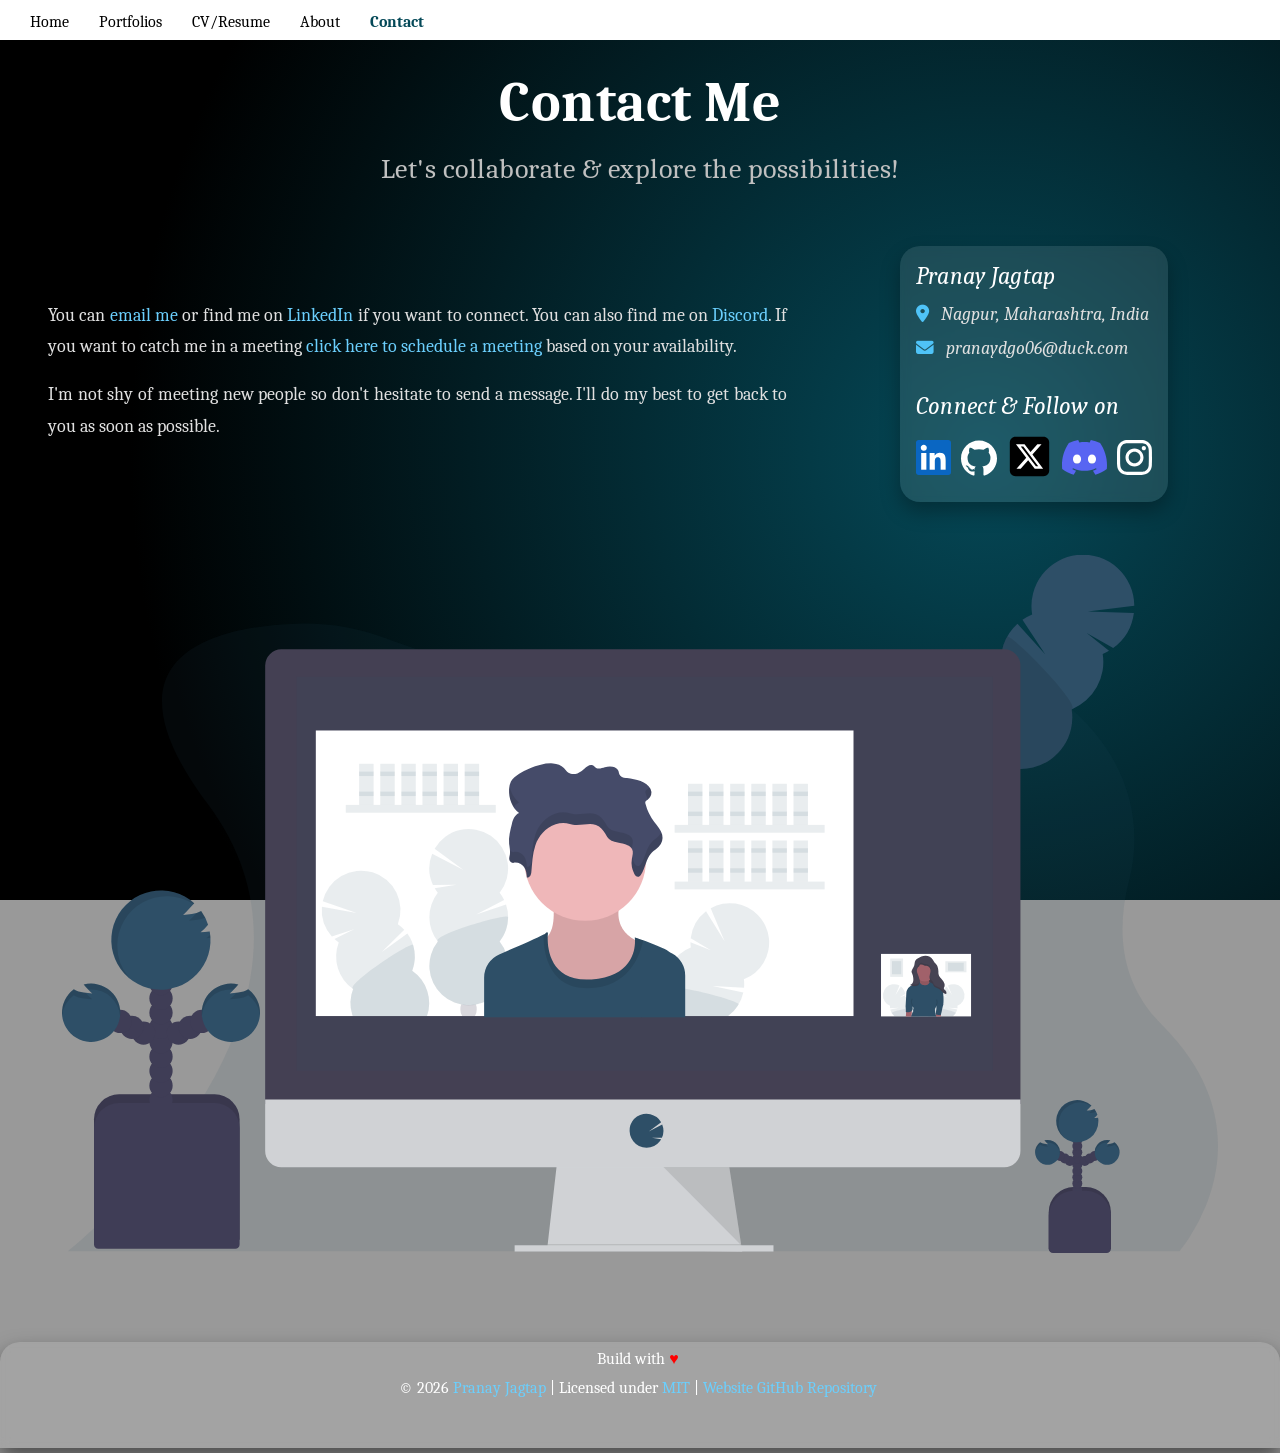
<file: contact.html>
<!DOCTYPE html>
<html lang="en">

<head>
    <meta charset="UTF-8">
    <meta name="viewport" content="width=device-width, initial-scale=1.0">
    <meta name="generator" content="Netlify">
    <meta property="og:site_name" content="pranayjagtap" />
    <meta property="og:image" content="https://pranayjagtap.netlify.app/img/pranayj_sqlook.png" />

    <!-- Primary SEO Meta Tags -->
    <title>Contact Pranay Jagtap | Machine Learning Explorer</title>
    <meta name="title" content="Contact Pranay Jagtap | Machine Learning Explorer">
    <meta name="description" property="og:description"
        content="Get in touch with Pranay Jagtap, a Machine Learning Explorer. Email, LinkedIn, and scheduling options available for collaboration and inquiries.">

    <!-- Keywords for SEO -->
    <meta name="keywords"
        content="Contact Pranay Jagtap, Pranay Jagtap Contact, Pranay Jagtap Nagpur, Nagpur, Orange City, Machine Learning Engineer, Email Pranay Jagtap, LinkedIn Pranay Jagtap, Schedule Meeting, Contact Information">

    <!-- Robots Meta Tag -->
    <meta name="robots" content="index, follow">
    <meta name="googlebot" content="index, follow">

    <!-- Canonical URL -->
    <link rel="canonical" href="https://pranayjagtap.netlify.app/contact">

    <!-- Open Graph / Facebook -->
    <meta property="og:type" content="website" />
    <meta property="og:url" content="https://pranayjagtap.netlify.app/contact" />
    <meta property="og:title" content="Contact Pranay Jagtap | Machine Learning Explorer" />

    <!-- Linkedin Details -->
    <meta name="linkedin:card" content="summary_large_image" />
    <meta name="linkedin:title" property="og:title" content="Contact Pranay Jagtap | Machine Learning Explorer" />
    <meta name="linkedin:industry" content="Information Technology and Services" />
    <meta name="linkedin:creator" content="@pranayj-ml-enthusiast" />
    <meta name="linkedin:verified" content="true" />

    <!-- Twitter Card -->
    <meta name="twitter:card" content="summary_large_image">
    <meta name="twitter:url" content="https://pranayjagtap.netlify.app/contact">
    <meta name="twitter:site" content="@pranay_jagtap_">
    <meta name="twitter:title" content="Contact Pranay Jagtap | Machine Learning Explorer">
    <meta name="twitter:image" content="https://pranayjagtap.netlify.app/img/pranayj_sqlook.png">

    <!-- Author Meta Tag -->
    <meta name="author" content="Pranay Jagtap">

    <!-- Geo Tags -->
    <meta name="geo.region" content="IN-MH"> <!-- Assuming you're in Maharashtra, India -->
    <meta name="geo.placename" content="Nagpur">
    <meta name="geo.position" content="21.1458;79.0882"> <!-- Nagpur coordinates -->
    <meta name="ICBM" content="21.1458, 79.0882">

    <!-- Language and Country -->
    <meta http-equiv="content-language" content="en-IN">

    <!-- Google Font Family -->
    <link rel="preconnect" href="https://fonts.googleapis.com">
    <link rel="preconnect" href="https://fonts.gstatic.com" crossorigin>
    <link href="https://fonts.googleapis.com/css2?family=Spectral:wght@400;500;600;700&display=swap" rel="stylesheet">
    <link href="https://fonts.googleapis.com/css2?family=Caladea:ital,wght@0,400;0,700;1,400;1,700&display=swap"
        rel="stylesheet">

    <!-- Bootstrap CSS -->
    <link rel="stylesheet" href="https://stackpath.bootstrapcdn.com/bootstrap/4.1.1/css/bootstrap.min.css"
        integrity="sha384-WskhaSGFgHYWDcbwN70/dfYBj47jz9qbsMId/iRN3ewGhXQFZCSftd1LZCfmhktB" crossorigin="anonymous">
    <link rel="stylesheet" href="css/style.css">

    <link rel="stylesheet" href="https://cdnjs.cloudflare.com/ajax/libs/font-awesome/6.2.1/css/all.min.css">
    <link rel="icon" type="image/x-icon" href="/favicon.ico?v=2">
    <link rel="shortcut icon" type="image/x-icon" href="/favicon.ico">
    <link rel="icon" type="image/png" sizes="32x32" href="favicon_io/favicon-32x32.png">
    <link rel="icon" type="image/png" sizes="16x16" href="favicon_io/favicon-16x16.png">
    <link rel="apple-touch-icon" type="image/png" href="favicon_io/apple-touch-icon-180x180.png">
    <link rel="manifest" href="favicon_io/site.webmanifest">
    <meta name="theme-color" content="#ffffff">

</head>

<body>

    <header class="header">
        <nav class="navbar desktop-navbar">
            <ul>
                <li><a href="index.html" class="nav-link" rel="noopener noreferrer">Home</a></li>
                <li><a href="portfolios.html" class="nav-link" rel="noopener noreferrer">Portfolios</a></li>
                <li><a href="https://drive.google.com/file/d/1DiM11OMC7BkOrVKO2ufNGe0L_v8Yvr8Q/view?usp=sharing"
                        class="nav-link" target="_blank" rel="noopener noreferrer">CV/Resume</a>
                </li>
                <li><a href="about.html" class="nav-link" rel="noopener noreferrer">About</a></li>
                <li><a href="contact.html" class="nav-link" rel="noopener noreferrer">Contact</a></li>
            </ul>
        </nav>

        <nav class="navbar mobile-navbar">
            <input type="checkbox" id="menu-toggle" />
            <label for="menu-toggle" class="menu-toggle">
                <i class="fa-solid fa-bars"></i>
            </label>
            <ul class="mobile-navbar-menu">
                <li><a href="index.html" class="nav-link" rel="noopener noreferrer">Home</a></li>
                <li><a href="portfolios.html" class="nav-link" rel="noopener noreferrer">Portfolios</a></li>
                <li><a href="https://drive.google.com/file/d/1DiM11OMC7BkOrVKO2ufNGe0L_v8Yvr8Q/view?usp=sharing"
                        class="nav-link" rel="noopener noreferrer" target="_blank">CV/Resume</a>
                </li>
                <li><a href="about.html" class="nav-link" rel="noopener noreferrer">About</a></li>
                <li><a href="contact.html" class="nav-link" rel="noopener noreferrer">Contact</a></li>
            </ul>
        </nav>
    </header>

    <main>
        <div class="container padding">
            <div class="contact-header">
                <h1>Contact Me</h1>
                <h2>Let's collaborate & explore the possibilities!</h2>
            </div>

            <div class="contact-content">
                <div class="contact-info">
                    <p>You can <a href="mailto:pranaydgo06@duck.com" class="link-highlight" target="_blank"
                            rel="noopener noreferrer">email me</a> or find me on
                        <a href="https://linkedin.com/in/pranayj-ml-enthusiast" class="link-highlight" target="_blank"
                            rel="noopener noreferrer">LinkedIn</a> if you
                        want to connect.
                        You can also find me on <a href="https://discordapp.com/users/1201806402713288715"
                            class="link-highlight" target="_blank" rel="noopener noreferrer">Discord</a>.
                        If you want to catch me in a meeting
                        <a href="https://calendly.com/pranays-jagtap/30min-meet?"
                            class="link-highlight schedule-meeting" target="_blank" rel="noopener noreferrer">click here
                            to schedule a meeting</a> based on your
                        availability.
                    </p>
                    <p>I'm not shy of meeting new people so don't hesitate to send a message. I'll
                        do my best to get back to you as soon as possible.
                    </p>
                </div>

                <div class="contact-details">
                    <div class="contact-card">
                        <h3><em>Pranay Jagtap</em></h3>
                        <p><i class="fas fa-map-marker-alt"></i><em> Nagpur, Maharashtra, India</em></p>
                        <p><i class="fas fa-envelope"></i><em> pranaydgo06@duck.com</em></p><br>
                        <h3><em>Connect & Follow on</em></h3>

                        <div class="social-links">
                            <ul>
                                <!-- Linkedin -->
                                <li>
                                    <a href="https://www.linkedin.com/in/pranayj-ml-enthusiast" target="_blank"
                                        rel="noopener noreferrer">
                                        <!-- <img src="https://img.icons8.com/color/48/000000/linkedin.png" /> -->
                                        <svg width="35" height="35" xmlns="http://www.w3.org/2000/svg"
                                            preserveAspectRatio="xMidYMid" viewBox="0 0 256 256">

                                            <!-- White background for "i" and "n" -->
                                            <rect x="8" y="9" width="210" height="210" fill="#FFFFFF" z-index="-1" />
                                            <!-- <rect x="123" y="95" width="40" height="40" fill="#FFFFFF"/> -->

                                            <!-- Original path elements -->
                                            <path
                                                d="M218.123 218.127h-37.931v-59.403c0-14.165-.253-32.4-19.728-32.4-19.756 0-22.779 15.434-22.779 31.369v60.43h-37.93V95.967h36.413v16.694h.51a39.907 39.907 0 0 1 35.928-19.733c38.445 0 45.533 25.288 45.533 58.186l-.016 67.013ZM56.955 79.27c-12.157.002-22.014-9.852-22.016-22.009-.002-12.157 9.851-22.014 22.008-22.016 12.157-.003 22.014 9.851 22.016 22.008A22.013 22.013 0 0 1 56.955 79.27m18.966 138.858H37.95V95.967h37.97v122.16ZM237.033.018H18.89C8.58-.098.125 8.161-.001 18.471v219.053c.122 10.315 8.576 18.582 18.89 18.474h218.144c10.336.128 18.823-8.139 18.966-18.474V18.454c-.147-10.33-8.635-18.588-18.966-18.453"
                                                fill="#0A66C2" />
                                        </svg>
                                    </a>
                                </li>
                                <!-- Github -->
                                <li>
                                    <a href="https://github.com/PranayJagtap06" target="_blank"
                                        rel="noopener noreferrer">
                                        <!-- <img src="https://img.icons8.com/fluent/48/000000/github.png" /> -->
                                        <svg viewBox="0 0 256 250" width="36" height="36" fill="#fff"
                                            xmlns="http://www.w3.org/2000/svg" preserveAspectRatio="xMidYMid">
                                            <path
                                                d="M128.001 0C57.317 0 0 57.307 0 128.001c0 56.554 36.676 104.535 87.535 121.46 6.397 1.185 8.746-2.777 8.746-6.158 0-3.052-.12-13.135-.174-23.83-35.61 7.742-43.124-15.103-43.124-15.103-5.823-14.795-14.213-18.73-14.213-18.73-11.613-7.944.876-7.78.876-7.78 12.853.902 19.621 13.19 19.621 13.19 11.417 19.568 29.945 13.911 37.249 10.64 1.149-8.272 4.466-13.92 8.127-17.116-28.431-3.236-58.318-14.212-58.318-63.258 0-13.975 5-25.394 13.188-34.358-1.329-3.224-5.71-16.242 1.24-33.874 0 0 10.749-3.44 35.21 13.121 10.21-2.836 21.16-4.258 32.038-4.307 10.878.049 21.837 1.47 32.066 4.307 24.431-16.56 35.165-13.12 35.165-13.12 6.967 17.63 2.584 30.65 1.255 33.873 8.207 8.964 13.173 20.383 13.173 34.358 0 49.163-29.944 59.988-58.447 63.157 4.591 3.972 8.682 11.762 8.682 23.704 0 17.126-.148 30.91-.148 35.126 0 3.407 2.304 7.398 8.792 6.14C219.37 232.5 256 184.537 256 128.002 256 57.307 198.691 0 128.001 0Zm-80.06 182.34c-.282.636-1.283.827-2.194.39-.929-.417-1.45-1.284-1.15-1.922.276-.655 1.279-.838 2.205-.399.93.418 1.46 1.293 1.139 1.931Zm6.296 5.618c-.61.566-1.804.303-2.614-.591-.837-.892-.994-2.086-.375-2.66.63-.566 1.787-.301 2.626.591.838.903 1 2.088.363 2.66Zm4.32 7.188c-.785.545-2.067.034-2.86-1.104-.784-1.138-.784-2.503.017-3.05.795-.547 2.058-.055 2.861 1.075.782 1.157.782 2.522-.019 3.08Zm7.304 8.325c-.701.774-2.196.566-3.29-.49-1.119-1.032-1.43-2.496-.726-3.27.71-.776 2.213-.558 3.315.49 1.11 1.03 1.45 2.505.701 3.27Zm9.442 2.81c-.31 1.003-1.75 1.459-3.199 1.033-1.448-.439-2.395-1.613-2.103-2.626.301-1.01 1.747-1.484 3.207-1.028 1.446.436 2.396 1.602 2.095 2.622Zm10.744 1.193c.036 1.055-1.193 1.93-2.715 1.95-1.53.034-2.769-.82-2.786-1.86 0-1.065 1.202-1.932 2.733-1.958 1.522-.03 2.768.818 2.768 1.868Zm10.555-.405c.182 1.03-.875 2.088-2.387 2.37-1.485.271-2.861-.365-3.05-1.386-.184-1.056.893-2.114 2.376-2.387 1.514-.263 2.868.356 3.061 1.403Z" />
                                        </svg>
                                    </a>
                                </li>
                                <!-- X -->
                                <li>
                                    <a href="https://www.x.com/pranay_jagtap_" target="_blank"
                                        rel="noopener noreferrer">
                                        <svg xmlns="http://www.w3.org/2000/svg" width="45" height="45"
                                            viewBox="0 0 448 512" style="margin-bottom: 2px;">
                                            <path fill="black"
                                                d="M64 32C28.7 32 0 60.7 0 96V416c0 35.3 28.7 64 64 64H384c35.3 0 64-28.7 64-64V96c0-35.3-28.7-64-64-64H64z" />
                                            <path fill="white"
                                                d="M361.1 116L257.3 234.6 379.4 396H283.8L209 298.1 123.3 396H75.8l111-126.9L69.7 116h98l67.7 89.5L313.6 116h47.5zM323.3 367.6L153.4 142.9H125.1L296.9 367.6h26.3z" />
                                        </svg>
                                    </a>
                                </li>
                                <!-- Discord -->
                                <li>
                                    <a href="https://discordapp.com/users/1201806402713288715" target="_blank"
                                        rel="noopener noreferrer">
                                        <!-- <img src="https://img.icons8.com/fluent/48/000000/discord.png" /> -->
                                        <svg viewBox="0 0 256 199" width="45" height="45"
                                            xmlns="http://www.w3.org/2000/svg" preserveAspectRatio="xMidYMid">
                                            <rect x="25" y="75" width="170" height="60" fill="#FFFFFF" z-index="-1" />
                                            <path
                                                d="M216.856 16.597A208.502 208.502 0 0 0 164.042 0c-2.275 4.113-4.933 9.645-6.766 14.046-19.692-2.961-39.203-2.961-58.533 0-1.832-4.4-4.55-9.933-6.846-14.046a207.809 207.809 0 0 0-52.855 16.638C5.618 67.147-3.443 116.4 1.087 164.956c22.169 16.555 43.653 26.612 64.775 33.193A161.094 161.094 0 0 0 79.735 175.3a136.413 136.413 0 0 1-21.846-10.632 108.636 108.636 0 0 0 5.356-4.237c42.122 19.702 87.89 19.702 129.51 0a131.66 131.66 0 0 0 5.355 4.237 136.07 136.07 0 0 1-21.886 10.653c4.006 8.02 8.638 15.67 13.873 22.848 21.142-6.58 42.646-16.637 64.815-33.213 5.316-56.288-9.08-105.09-38.056-148.36ZM85.474 135.095c-12.645 0-23.015-11.805-23.015-26.18s10.149-26.2 23.015-26.2c12.867 0 23.236 11.804 23.015 26.2.02 14.375-10.148 26.18-23.015 26.18Zm85.051 0c-12.645 0-23.014-11.805-23.014-26.18s10.148-26.2 23.014-26.2c12.867 0 23.236 11.804 23.015 26.2 0 14.375-10.148 26.18-23.015 26.18Z"
                                                fill="#5865F2" />
                                        </svg>
                                    </a>
                                </li>
                                <!-- Instagram -->
                                <li>
                                    <a href="https://www.instagram.com/__pranay.ml__" target="_blank"
                                        rel="noopener noreferrer">
                                        <!-- <img src="https://img.icons8.com/fluent/48/000000/instagram-new.png" /> -->
                                        <svg xmlns="http://www.w3.org/2000/svg" width="35" height="35"
                                            preserveAspectRatio="xMidYMid" viewBox="0 0 256 256">
                                            <path fill="#fff"
                                                d="M128 23.064c34.177 0 38.225.13 51.722.745 12.48.57 19.258 2.655 23.769 4.408 5.974 2.322 10.238 5.096 14.717 9.575 4.48 4.479 7.253 8.743 9.575 14.717 1.753 4.511 3.838 11.289 4.408 23.768.615 13.498.745 17.546.745 51.723 0 34.178-.13 38.226-.745 51.723-.57 12.48-2.655 19.257-4.408 23.768-2.322 5.974-5.096 10.239-9.575 14.718-4.479 4.479-8.743 7.253-14.717 9.574-4.511 1.753-11.289 3.839-23.769 4.408-13.495.616-17.543.746-51.722.746-34.18 0-38.228-.13-51.723-.746-12.48-.57-19.257-2.655-23.768-4.408-5.974-2.321-10.239-5.095-14.718-9.574-4.479-4.48-7.253-8.744-9.574-14.718-1.753-4.51-3.839-11.288-4.408-23.768-.616-13.497-.746-17.545-.746-51.723 0-34.177.13-38.225.746-51.722.57-12.48 2.655-19.258 4.408-23.769 2.321-5.974 5.095-10.238 9.574-14.717 4.48-4.48 8.744-7.253 14.718-9.575 4.51-1.753 11.288-3.838 23.768-4.408 13.497-.615 17.545-.745 51.723-.745M128 0C93.237 0 88.878.147 75.226.77c-13.625.622-22.93 2.786-31.071 5.95-8.418 3.271-15.556 7.648-22.672 14.764C14.367 28.6 9.991 35.738 6.72 44.155 3.555 52.297 1.392 61.602.77 75.226.147 88.878 0 93.237 0 128c0 34.763.147 39.122.77 52.774.622 13.625 2.785 22.93 5.95 31.071 3.27 8.417 7.647 15.556 14.763 22.672 7.116 7.116 14.254 11.492 22.672 14.763 8.142 3.165 17.446 5.328 31.07 5.95 13.653.623 18.012.77 52.775.77s39.122-.147 52.774-.77c13.624-.622 22.929-2.785 31.07-5.95 8.418-3.27 15.556-7.647 22.672-14.763 7.116-7.116 11.493-14.254 14.764-22.672 3.164-8.142 5.328-17.446 5.95-31.07.623-13.653.77-18.012.77-52.775s-.147-39.122-.77-52.774c-.622-13.624-2.786-22.929-5.95-31.07-3.271-8.418-7.648-15.556-14.764-22.672C227.4 14.368 220.262 9.99 211.845 6.72c-8.142-3.164-17.447-5.328-31.071-5.95C167.122.147 162.763 0 128 0Zm0 62.27C91.698 62.27 62.27 91.7 62.27 128c0 36.302 29.428 65.73 65.73 65.73 36.301 0 65.73-29.428 65.73-65.73 0-36.301-29.429-65.73-65.73-65.73Zm0 108.397c-23.564 0-42.667-19.103-42.667-42.667S104.436 85.333 128 85.333s42.667 19.103 42.667 42.667-19.103 42.667-42.667 42.667Zm83.686-110.994c0 8.484-6.876 15.36-15.36 15.36-8.483 0-15.36-6.876-15.36-15.36 0-8.483 6.877-15.36 15.36-15.36 8.484 0 15.36 6.877 15.36 15.36Z" />
                                        </svg>
                                    </a>
                                </li>
                                <!-- Resume -->
                                <!-- <li>
                                    <a href="PranayJagtap.pdf" target="_blank" rel="noopener noreferrer">
                                    <img src="https://img.icons8.com/fluent/48/000000/pdf.png"/>
                                    </a>
                                </li> -->
                            </ul>
                        </div>
                    </div>
                </div>

                <div class="illustration">
                    <img src="./img/video-call.svg" alt="Contact illustration" class="img-fluid">
                </div>
            </div>
        </div>
    </main>

    <footer class="footer-container">
        <div class="footer">
            <div class="desktop-footer">
                <div class="footer-heading"> Build with <div class="hearts">♥️</div>
                </div>
                <div class="copyright">&copy; 2026 <a href="index.html" class="footer-link" rel="noopener noreferrer">
                        Pranay Jagtap </a> | Licensed under<a
                        href="https://github.com/PranayJagtap06/pranayjagtap/blob/main/LICENSE.txt" class="footer-link"
                        rel="noopener noreferrer" target="_blank"> MIT </a>|<a
                        href="https://github.com/PranayJagtap06/pranayjagtap" class="footer-link"
                        rel="noopener noreferrer" target="_blank"> Website GitHub Repository </a></div>
                <!-- <div class="site-github"></div> -->
            </div>
            <div class="mobile-footer">
                <div class="footer-heading"> Build with <div class="hearts">♥️</div>
                </div>
                <div class="copyright">&copy; 2026 <a href="index.html" class="footer-link" rel="noopener noreferrer">
                        Pranay Jagtap </a> | Licensed under<a
                        href="https://github.com/PranayJagtap06/pranayjagtap/blob/main/LICENSE.txt" class="footer-link"
                        rel="noopener noreferrer" target="_blank"> MIT </a></div>
                <div class="site-github"><a href="https://github.com/PranayJagtap06/pranayjagtap" class="footer-link"
                        rel="noopener noreferrer" target="_blank"> Website GitHub Repository </a></div>
            </div>
        </div>
    </footer>

    <script src="js/nav-script.js"></script>
    <script>
        document.addEventListener('DOMContentLoaded', function () {
            const menuToggle = document.getElementById('menu-toggle');
            const mobileNavbarMenu = document.querySelector('.mobile-navbar-menu');

            // Ensure menu is closed by default
            mobileNavbarMenu.style.display = 'none';

            // Toggle menu when clicking the hamburger icon
            menuToggle.addEventListener('change', (e) => {
                mobileNavbarMenu.style.display = menuToggle.checked ? 'flex' : 'none';
            });

            // Close menu when clicking outside
            document.addEventListener('click', (e) => {
                if (!e.target.closest('.mobile-navbar')) {
                    mobileNavbarMenu.style.display = 'none';
                    menuToggle.checked = false;
                }
            });

            // Close menu when menu item is clicked
            mobileNavbarMenu.addEventListener('click', (e) => {
                if (e.target.tagName === 'A') {
                    mobileNavbarMenu.style.display = 'none';
                    menuToggle.checked = false;
                }
            });
        });
    </script>
</body>

</html>
</file>
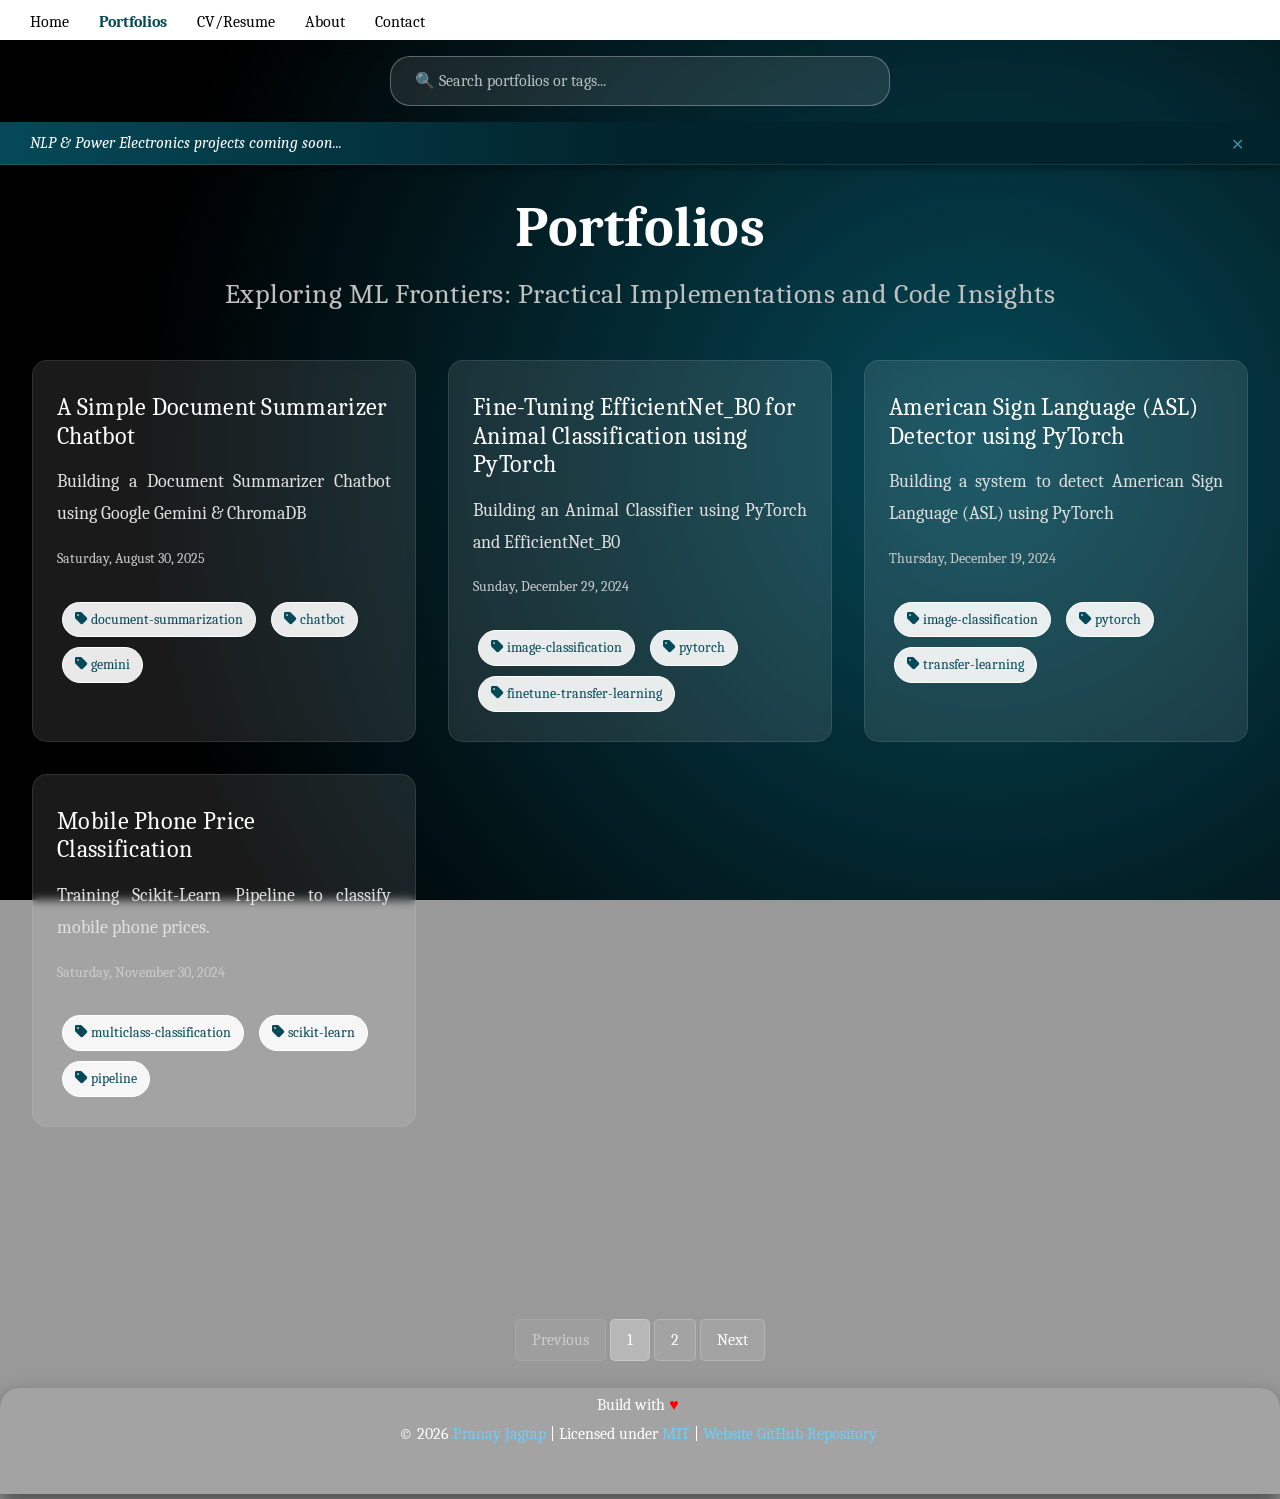
<file: portfolios.html>
<!-- portfolios.html -->
<!DOCTYPE html>
<html class="js" lang="en">

<head>
  <meta charset="UTF-8">
  <meta name="viewport" content="width=device-width, initial-scale=1.0">
  <meta name="generator" content="Netlify">
  <meta property="og:site_name" content="pranayjagtap">
  <meta property="og:image" content="https://pranayjagtap.netlify.app/img/pranayj_sqlook.png">

  <!-- Primary SEO Meta Tags -->
  <title>Pranay Jagtap | Machine Learning Portfolio Projects</title>
  <meta name="title" content="Pranay Jagtap | Machine Learning Portfolio Projects">
  <meta name="description" propert="og:description"
    content="Explore a collection of machine learning projects by Pranay Jagtap. Showcasing expertise in Python, TensorFlow, PyTorch & NLP.">

  <!-- Keywords for SEO -->
  <meta name="keywords"
    content="Machine Learning Projects, Data Science Portfolio, Python Projects, AI Portfolio, TensorFlow Projects, PyTorch Projects, Machine Learning Engineer, Data Analysis, Pranay Jagtap Projects">

  <!-- Robots Meta Tag -->
  <meta name="robots" content="index, follow">
  <meta name="googlebot" content="index, follow, max-snippet:-1, max-image-preview:large, max-video-preview:-1">

  <!-- Canonical URL -->
  <link rel="canonical" href="https://pranayjagtap.netlify.app/portfolios">

  <!-- Open Graph / Facebook -->
  <meta property="og:type" content="website">
  <meta property="og:url" content="https://pranayjagtap.netlify.app/portfolios">
  <meta property="og:title" content="Pranay Jagtap | Machine Learning Portfolio Projects">

  <!-- Linkedin Details -->
  <meta name="linkedin:card" content="summary_large_image">
  <meta name="linkedin:title" property="og:title" content="Pranay Jagtap | Machine Learning Portfolio Projects" />
  <meta name="linkedin:industry" content="Information Technology and Services">
  <meta name="linkedin:creator" content="@pranayj-ml-enthusiast">
  <meta name="linkedin:verified" content="true">

  <!-- Twitter Card -->
  <meta name="twitter:card" content="summary_large_image">
  <meta name="twitter:url" content="https://pranayjagtap.netlify.app/portfolios">
  <meta name="twitter:title" content="Pranay Jagtap | Machine Learning Portfolio Projects">
  <meta name="twitter:image" content="https://pranayjagtap.netlify.app/img/pranayj_sqlook.png">
  <meta name="twitter:creator" content="@pranay_jagtap_">

  <!-- Author Meta Tag -->
  <meta name="author" content="Pranay Jagtap">

  <!-- Geo Tags -->
  <meta name="geo.region" content="IN-MH"> <!-- Assuming you're in Maharashtra, India -->
  <meta name="geo.placename" content="Nagpur">
  <meta name="geo.position" content="21.1458;79.0882"> <!-- Nagpur coordinates -->
  <meta name="ICBM" content="21.1458, 79.0882">

  <!-- Language and Country -->
  <meta http-equiv="content-language" content="en-IN">

  <!-- Existing meta tags -->
  <meta name="theme-color" content="#ffffff">

  <!-- Structured Data (JSON-LD) -->
  <script type="application/ld+json">
        {
            "@context": "https://schema.org",
            "@type": "WebPage",
            "name": "Pranay Jagtap | Machine Learning Portfolio Projects",
            "description": "Explore a collection of innovative machine learning projects by Pranay Jagtap.",
            "mainEntity": {
                "@type": "ItemList",
                "itemListElement": [
                    {
                        "@type": "CreativeWork",
                        "name": "Machine Learning Projects",
                        "description": "A collection of data science and machine learning projects"
                    }
                ]
            },
            "author": {
                "@type": "Person",
                "name": "Pranay Jagtap",
                "jobTitle": "Machine Learning Explorer",
                "knowsAbout": [
                    "Machine Learning",
                    "Python",
                    "Scikit-Learn",
                    "TensorFlow",
                    "PyTorch",
                    "NLP"
                ]
            }
        }
    </script>

  <!-- Google Font Family -->
  <link rel="preconnect" href="https://fonts.googleapis.com">
  <link rel="preconnect" href="https://fonts.gstatic.com" crossorigin>
  <link href="https://fonts.googleapis.com/css2?family=Spectral:wght@400;500;600;700&display=swap" rel="stylesheet">
  <link href="https://fonts.googleapis.com/css2?family=Caladea:ital,wght@0,400;0,700;1,400;1,700&display=swap"
    rel="stylesheet">

  <!-- Bootstrap CSS -->
  <link rel="stylesheet" href="https://stackpath.bootstrapcdn.com/bootstrap/4.1.1/css/bootstrap.min.css"
    integrity="sha384-WskhaSGFgHYWDcbwN70/dfYBj47jz9qbsMId/iRN3ewGhXQFZCSftd1LZCfmhktB" crossorigin="anonymous">
  <link rel="stylesheet" href="css/style.css">

  <link rel="stylesheet" href="https://cdnjs.cloudflare.com/ajax/libs/font-awesome/6.2.1/css/all.min.css">
  <link rel="icon" type="image/x-icon" href="/favicon.ico?v=2">
  <link rel="shortcut icon" type="image/x-icon" href="/favicon.ico">
  <link rel="icon" type="image/png" sizes="32x32" href="favicon_io/favicon-32x32.png">
  <link rel="icon" type="image/png" sizes="16x16" href="favicon_io/favicon-16x16.png">
  <link rel="apple-touch-icon" type="image/png" href="favicon_io/apple-touch-icon-180x180.png">
  <link rel="manifest" href="favicon_io/site.webmanifest">
  <meta name="theme-color" content="#ffffff">

</head>

<body>

  <header class="header">
    <nav class="navbar desktop-navbar">
      <ul>
        <li><a href="index.html" class="nav-link" rel="noopener noreferrer">Home</a></li>
        <li><a href="portfolios.html" class="nav-link" rel="noopener noreferrer">Portfolios</a></li>
        <li><a href="https://drive.google.com/file/d/1DiM11OMC7BkOrVKO2ufNGe0L_v8Yvr8Q/view?usp=sharing"
            class="nav-link" target="_blank" rel="noopener noreferrer">CV/Resume</a>
        </li>
        <li><a href="about.html" class="nav-link" rel="noopener noreferrer">About</a></li>
        <li><a href="contact.html" class="nav-link" rel="noopener noreferrer">Contact</a></li>
      </ul>
    </nav>

    <nav class="navbar mobile-navbar">
      <input type="checkbox" id="menu-toggle" />
      <label for="menu-toggle" class="menu-toggle">
        <i class="fa-solid fa-bars"></i>
      </label>
      <ul class="mobile-navbar-menu">
        <li><a href="index.html" class="nav-link" rel="noopener noreferrer">Home</a></li>
        <li><a href="portfolios.html" class="nav-link" rel="noopener noreferrer">Portfolios</a></li>
        <li><a href="https://drive.google.com/file/d/1DiM11OMC7BkOrVKO2ufNGe0L_v8Yvr8Q/view?usp=sharing"
            class="nav-link" rel="noopener noreferrer" target="_blank">CV/Resume</a>
        </li>
        <li><a href="about.html" class="nav-link" rel="noopener noreferrer">About</a></li>
        <li><a href="contact.html" class="nav-link" rel="noopener noreferrer">Contact</a></li>
      </ul>
    </nav>

    <div class="search">
      <div class="search-container">
        <!-- <input type="text" class="search-input" id="search-input" placeholder="🔍 Search portfolios or tags..."> -->
        <!-- <div class="dropdown-list" id="dropdownList"></div> -->
      </div>
    </div>
  </header>

  <div id="notification-banner" class="notification-banner">
    <div class="notification-content-container">
      <span class="notification-text"><em>NLP & Power Electronics projects coming soon...</em></span>
      <button class="notification-close" aria-label="Close notification">&times;</button>
    </div>
  </div>

  <main>
    <div class="container padding">
      <h1>Portfolios</h1>
      <h2>Exploring ML Frontiers: Practical Implementations and Code Insights</h2>
      <div class="portfolios-grid" id="portfoliosGrid"></div>
      <div class="pagination-container" id="paginationContainer"></div>
    </div>
  </main>

  <footer class="footer-container">
    <div class="footer">
      <div class="desktop-footer">
        <div class="footer-heading"> Build with <div class="hearts">♥️</div>
        </div>
        <div class="copyright">&copy; 2026 <a href="index.html" class="footer-link" rel="noopener noreferrer">
            Pranay Jagtap </a> | Licensed under<a
            href="https://github.com/PranayJagtap06/pranayjagtap/blob/main/LICENSE.txt" class="footer-link"
            rel="noopener noreferrer" target="_blank"> MIT </a>|<a href="https://github.com/PranayJagtap06/pranayjagtap"
            class="footer-link" rel="noopener noreferrer" target="_blank"> Website GitHub Repository </a></div>
        <!-- <div class="site-github"></div> -->
      </div>
      <div class="mobile-footer">
        <div class="footer-heading"> Build with <div class="hearts">♥️</div>
        </div>
        <div class="copyright">&copy; 2026 <a href="index.html" class="footer-link" rel="noopener noreferrer">
            Pranay Jagtap </a> | Licensed under<a
            href="https://github.com/PranayJagtap06/pranayjagtap/blob/main/LICENSE.txt" class="footer-link"
            rel="noopener noreferrer" target="_blank"> MIT </a></div>
        <div class="site-github"><a href="https://github.com/PranayJagtap06/pranayjagtap" class="footer-link"
            rel="noopener noreferrer" target="_blank"> Website GitHub Repository </a></div>
      </div>
    </div>
  </footer>

  <script src="js/nav-script.js"></script>
  <!-- <script src="js/search-dropdown.js"></script> -->
  <script>
    document.addEventListener('DOMContentLoaded', function () {
      const menuToggle = document.getElementById('menu-toggle');
      const mobileNavbarMenu = document.querySelector('.mobile-navbar-menu');

      // Ensure menu is closed by default
      mobileNavbarMenu.style.display = 'none';

      // Toggle menu when clicking the hamburger icon
      menuToggle.addEventListener('change', (e) => {
        mobileNavbarMenu.style.display = menuToggle.checked ? 'flex' : 'none';
      });

      // Close menu when clicking outside
      document.addEventListener('click', (e) => {
        if (!e.target.closest('.mobile-navbar')) {
          mobileNavbarMenu.style.display = 'none';
          menuToggle.checked = false;
        }
      });

      // Close menu when menu item is clicked
      mobileNavbarMenu.addEventListener('click', (e) => {
        if (e.target.tagName === 'A') {
          mobileNavbarMenu.style.display = 'none';
          menuToggle.checked = false;
        }
      });
    });
  </script>
  <script>
    class PortfolioManager {
      constructor() {
        this.portfolios = [];
        this.filteredPortfolios = [];
        this.currentPage = 1;
        this.itemsPerPage = 4;
        this.totalPortfolios = 0;
        this.isLoading = false;
      }

      async loadPortfolios(page = 1) {
        try {
          this.isLoading = true;
          this.showLoading();

          // Updated path for GitHub Pages
          const response = await fetch('portfolios/portfolios.json');
          if (!response.ok) throw new Error('Failed to load portfolios');

          const data = await response.json();
          this.portfolios = data; // Store the loaded portfolios
          this.portfolios.sort((a, b) => new Date(b.date) - new Date(a.date));

          // Check for tag filter from URL 3
          const urlParams = new URLSearchParams(window.location.search);
          const tagFilter = urlParams.get('tag');

          if (tagFilter) {
            // Clean the tag filter
            const cleanTagFilter = tagFilter.trim().replace(/^#?\s*/, '');

            // Filter portfolios by tag
            this.filteredPortfolios = this.portfolios.filter(portfolio =>
              portfolio.tags.some(tag =>
                tag.toLowerCase() === cleanTagFilter.toLowerCase()
              )
            );

            // Set search input to the tag
            const searchInput = document.getElementById('search-input');
            if (searchInput) {
              searchInput.value = cleanTagFilter;
            }
          } else {
            this.filteredPortfolios = this.portfolios;
          }

          this.totalPortfolios = this.filteredPortfolios.length;
          this.currentPage = page;

          this.displayPortfolios();
          this.updatePagination();
        } catch (error) {
          this.showError('Failed to load portfolios. Please try again later.');
          console.error('Error:', error);
        } finally {
          this.isLoading = false;
          this.hideLoading();
        }
      }

      displayPortfolios() {
        const startIndex = (this.currentPage - 1) * this.itemsPerPage;
        const endIndex = startIndex + this.itemsPerPage;
        const portfoliosToShow = this.filteredPortfolios.slice(startIndex, endIndex);

        const gridContainer = document.getElementById('portfoliosGrid');
        gridContainer.innerHTML = '';

        portfoliosToShow.forEach(portfolio => {
          const card = this.createPortfolioCard(portfolio);
          gridContainer.appendChild(card);
        });
      }

      createPortfolioCard(portfolio) {
        const card = document.createElement('div');
        card.className = 'portfolios-card';
        // card.onclick = () => window.location.href = `./portfolios/${portfolio.id}/content.md`;
        card.onclick = () => window.location.href = `portfolio-template.html?id=${portfolio.id}`;

        const date = new Date(portfolio.date);
        const formattedDate = date.toLocaleDateString('en-US', {
          weekday: 'long',
          day: 'numeric',
          month: 'long',
          year: 'numeric'
        });

        card.innerHTML = `
                    <h3 class="portfolios-title">${portfolio.title}</h3>
                    <p class="portfolios-description">${portfolio.description}</p>
                    <p class="portfolios-date">${formattedDate}</p>
                    ${portfolio.tags ? `
                        <div class="tags-container">
                            ${portfolio.tags.map(tag => `<span class="tag"><i class="fa-solid fa-tag"></i> ${tag}</span>`).join('')}
                        </div>
                    ` : ''}
                `;

        // Add click event listeners to tags
        const tagElements = card.querySelectorAll('.tag');
        tagElements.forEach(tag => {
          tag.addEventListener('click', (e) => {
            e.stopPropagation(); // Prevent card click
            const searchTerm = e.target.textContent.trim(); // Get tag text
            window.location.href = `portfolios.html?tag=${encodeURIComponent(searchTerm)}`;

          });
        });

        return card;
      }

      updatePagination() {
        const totalPages = Math.ceil(this.totalPortfolios / this.itemsPerPage);
        const container = document.getElementById('paginationContainer');

        if (totalPages <= 1) {
          container.innerHTML = '';
          return;
        }

        container.innerHTML = `
                    <button class="paginations-button"
                            onclick="portfolioManager.loadPortfolios(${this.currentPage - 1})"
                            ${this.currentPage === 1 ? 'disabled' : ''}>
                        Previous
                    </button>
                    ${this.generatePageNumbers(totalPages)}
                    <button class="paginations-button"
                            onclick="portfolioManager.loadPortfolios(${this.currentPage + 1})"
                            ${this.currentPage === totalPages ? 'disabled' : ''}>
                        Next
                    </button>
                `;
      }

      generatePageNumbers(totalPages) {
        let pages = '';
        const maxButtons = 5;
        let start = Math.max(1, this.currentPage - Math.floor(maxButtons / 2));
        let end = Math.min(totalPages, start + maxButtons - 1);

        if (end - start + 1 < maxButtons) {
          start = Math.max(1, end - maxButtons + 1);
        }

        for (let i = start; i <= end; i++) {
          pages += `
                        <button class="paginations-button ${i === this.currentPage ? 'active' : ''}"
                                onclick="portfolioManager.loadPortfolios(${i})">
                            ${i}
                        </button>
                    `;
        }

        return pages;
      }

      showLoading() {
        const grid = document.getElementById('portfoliosGrid');
        grid.innerHTML = '<div class="loading"></div>';
      }

      hideLoading() {
        const loading = document.querySelector('.loading');
        if (loading) loading.remove();
      }

      showError(message) {
        const grid = document.getElementById('portfoliosGrid');
        grid.innerHTML = `<div class="error-message">${message}</div>`;
      }

      searchPortfolios(searchTerm) {
        if (!searchTerm) {
          this.filteredPortfolios = this.portfolios;
        } else {
          this.filteredPortfolios = this.portfolios.filter(portfolio =>
            portfolio.title.toLowerCase().includes(searchTerm.toLowerCase()) ||
            portfolio.description.toLowerCase().includes(searchTerm.toLowerCase()) ||
            portfolio.tags.some(tag => tag.toLowerCase().includes(searchTerm.toLowerCase()))
          );
        }
        this.currentPage = 1;
        this.displayPortfolios();
        this.updatePagination();
      }
    }

    // Initialize and load portfolios
    const portfolioManager = new PortfolioManager();
    document.addEventListener('DOMContentLoaded', () => {
      portfolioManager.loadPortfolios();
    });
  </script>
  <!-- <script>
        // Search functionality
        const searchInput = document.getElementById('search-input');
        const searchResults = document.getElementById('search-results');

        searchInput.addEventListener('input', (e) => {
            const searchTerm = e.target.value;

            // Remove tag filter from URL if search is active
            const urlParams = new URLSearchParams(window.location.search);
            if (urlParams.has('tag')) {
                urlParams.delete('tag');
                window.history.replaceState({}, '', `${window.location.pathname}?${urlParams}`);
            }

            portfolioManager.searchPortfolios(searchTerm);
        });
    </script> -->
  <script>
    document.addEventListener('DOMContentLoaded', () => {
      const notificationBanner = document.getElementById('notification-banner');
      const notificationCloseBtn = notificationBanner.querySelector('.notification-close');

      function hasNotificationBeenShown() {
        return localStorage.getItem('portfolioNotificationShown') === 'true';
      }

      function markNotificationAsShown() {
        localStorage.setItem('portfolioNotificationShown', 'true');
      }

      function showNotification() {
        if (!hasNotificationBeenShown()) {
          notificationBanner.classList.add('show');
          markNotificationAsShown();
        }
      }

      function hideNotification() {
        notificationBanner.classList.add('hide'); // Add hide class
      }

      // Show notification on page load
      showNotification();

      // Close button event listener
      notificationCloseBtn.addEventListener('click', hideNotification);
    });
  </script>
  <script>
    document.addEventListener('DOMContentLoaded', () => {
      const searchContainer = document.querySelector('.search-container');
      searchContainer.innerHTML = `
        <div class="search-wrapper">
            <input type="text" class="search-input" id="search-input" placeholder="🔍 Search portfolios or tags...">
            <div class="search-dropdown" id="dropdownList">
                <div class="dropdown-section">
                    <div class="section-title">Tags</div>
                    <div class="tags-cloud" id="tags-section"></div>
                </div>
                <div class="dropdown-section">
                    <div class="section-title">Portfolios</div>
                    <ul class="portfolios-list" id="portfolios-section"></ul>
                </div>
            </div>
        </div>
    `;

      const searchInput = document.getElementById('search-input');
      const dropdownList = document.getElementById('dropdownList');
      const tagsSection = document.getElementById('tags-section');
      const portfoliosSection = document.getElementById('portfolios-section');
      let tags = [];
      let portfolioTitles = [];
      // NEW: Added variables for tab navigation
      let focusableElements = [];
      let currentFocusIndex = -1;

      async function fetchPortfolios() {
        try {
          const response = await fetch('portfolios/portfolios.json');
          if (!response.ok) throw new Error('Failed to fetch portfolios');

          const portfolios = await response.json();
          portfolioTitles = portfolios.map(portfolio => portfolio.title);
          tags = [...new Set(portfolios.flatMap(portfolio => portfolio.tags))];
        } catch (error) {
          console.error('Error fetching portfolios:', error);
        }
      }

      function showDropdownList(items) {
        tagsSection.innerHTML = '';
        portfoliosSection.innerHTML = '';

        const tagItems = items.filter(item => item.type === 'tag');
        const portfolioItems = items.filter(item => item.type === 'portfolio');

        // MODIFIED: Added tabindex and keyboard event handling for tags
        tagItems.forEach(item => {
          const div = document.createElement('div');
          div.className = 'dropdown-tag';
          div.innerHTML = `<i class="fa-solid fa-tag"></i> ${item.name}`;
          div.setAttribute('tabindex', '0');  // NEW: Make element focusable
          div.addEventListener('click', () => {
            searchInput.value = item.name;
            hideDropdown();
            portfolioManager.searchPortfolios(item.name);
          });
          // NEW: Added keyboard support
          div.addEventListener('keypress', (e) => {
            if (e.key === 'Enter') {
              searchInput.value = item.name;
              hideDropdown();
              portfolioManager.searchPortfolios(item.name);
            }
          });
          tagsSection.appendChild(div);
        });

        // MODIFIED: Added tabindex and keyboard event handling for portfolios
        portfolioItems.forEach(item => {
          const li = document.createElement('li');
          li.className = 'portfolio-item';
          // li.innerHTML = `<i class="fa-solid fa-folder"></i>${item.name}`;
          li.innerHTML = `📁 ${item.name}`
          li.setAttribute('tabindex', '0');  // NEW: Make element focusable
          li.addEventListener('click', () => {
            searchInput.value = item.name;
            hideDropdown();
            portfolioManager.searchPortfolios(item.name);
          });
          // NEW: Added keyboard support
          li.addEventListener('keypress', (e) => {
            if (e.key === 'Enter') {
              searchInput.value = item.name;
              hideDropdown();
              portfolioManager.searchPortfolios(item.name);
            }
          });
          portfoliosSection.appendChild(li);
        });

        showDropdown();
        updateFocusableElements();  // NEW: Update focusable elements after rendering
      }

      // NEW: Added function to track focusable elements
      function updateFocusableElements() {
        focusableElements = [
          ...tagsSection.querySelectorAll('.dropdown-tag'),
          ...portfoliosSection.querySelectorAll('.portfolio-item')
        ];
        currentFocusIndex = -1;
      }

      // NEW: Added tab navigation handler
      function handleTabNavigation(e) {
        if (!dropdownList.classList.contains('active')) return;

        if (e.key === 'Tab') {
          e.preventDefault();

          if (e.shiftKey) {
            // Shift + Tab: move backwards
            currentFocusIndex = currentFocusIndex <= 0 ? focusableElements.length - 1 : currentFocusIndex - 1;
          } else {
            // Tab: move forwards
            currentFocusIndex = currentFocusIndex >= focusableElements.length - 1 ? 0 : currentFocusIndex + 1;
          }

          focusableElements[currentFocusIndex]?.focus();
        }
      }

      function filterDropdownItems(query) {
        const filteredItems = [];
        if (query) {
          filteredItems.push(
            ...tags.filter(tag => tag.toLowerCase().includes(query.toLowerCase()))
              .map(tag => ({name: tag, type: 'tag'})),
            ...portfolioTitles.filter(title => title.toLowerCase().includes(query.toLowerCase()))
              .map(title => ({name: title, type: 'portfolio'}))
          );
        } else {
          filteredItems.push(
            ...tags.map(tag => ({name: tag, type: 'tag'})),
            ...portfolioTitles.map(title => ({name: title, type: 'portfolio'}))
          );
        }
        showDropdownList(filteredItems);
      }

      function showDropdown() {
        dropdownList.classList.add('active');
      }

      // MODIFIED: Added focus reset to hideDropdown
      function hideDropdown() {
        dropdownList.classList.remove('active');
        currentFocusIndex = -1;
      }

      // Initialize and fetch portfolios on load
      fetchPortfolios();

      // Event listeners
      searchInput.addEventListener('input', (e) => {
        const query = e.target.value;
        filterDropdownItems(query);
        if (!query) {
          hideDropdown();
        }
      });

      // NEW: Added tab navigation event listener
      document.addEventListener('keydown', handleTabNavigation);

      // Hide dropdown if clicked outside
      document.addEventListener('click', (e) => {
        if (!e.target.closest('.search-wrapper')) {
          hideDropdown();
        }
      });

      // Check for tag parameter in URL on load
      const urlParams = new URLSearchParams(window.location.search);
      const tagParam = urlParams.get('tag');
      if (tagParam) {
        searchInput.value = tagParam;
        portfolioManager.searchPortfolios(tagParam);
      }

      searchInput.addEventListener('click', (e) => {
        const query = e.target.value;
        filterDropdownItems(query);
        // if (!query) {
        //     hideDropdown();
        // }
      });
    });
  </script>
</body>

</html>
</file>
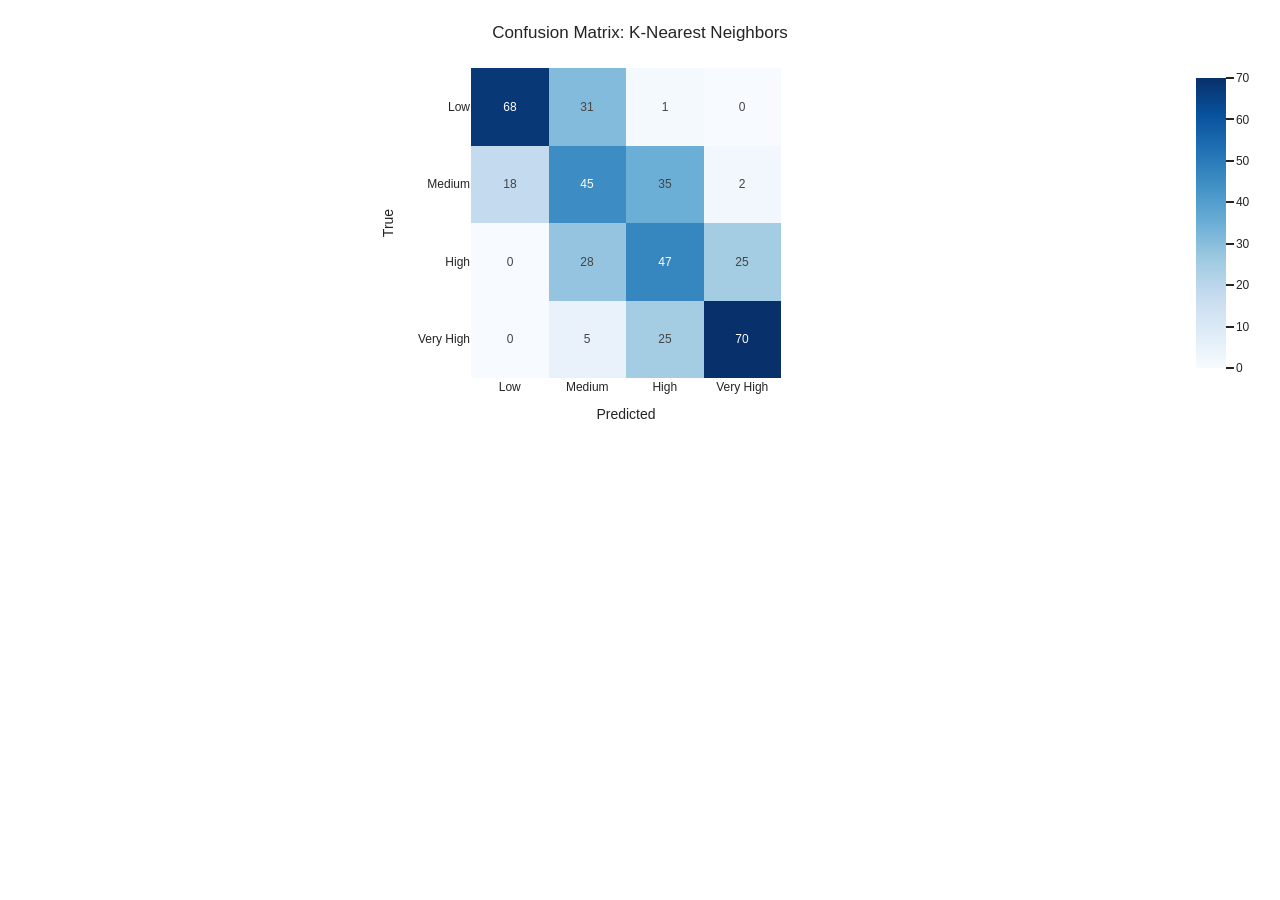
<file: portfolios/004-mobile-price-classification/confusion_matrix_knn.html>
<!doctype html>
  <html>
  <head>
  <meta charset="utf-8" />
  <meta name="viewport" content="width=device-width, initial-scale=1.0" />
  </head>

  <body>
  <!-- <h3></h3> -->
  <div>                        <script type="text/javascript">window.PlotlyConfig = {MathJaxConfig: 'local'};</script>
        <script charset="utf-8" src="https://cdn.plot.ly/plotly-2.35.2.min.js"></script>                <div id="81a55ae8-af38-4a2b-9bda-709459f2579e" class="plotly-graph-div" style="height:100%; width:100%;"></div>            <script type="text/javascript">                                    window.PLOTLYENV=window.PLOTLYENV || {};                                    if (document.getElementById("81a55ae8-af38-4a2b-9bda-709459f2579e")) {                    Plotly.newPlot(                        "81a55ae8-af38-4a2b-9bda-709459f2579e",                        [{"coloraxis":"coloraxis","name":"0","texttemplate":"%{z}","x":["Low","Medium","High","Very High"],"y":["Low","Medium","High","Very High"],"z":[[68,31,1,0],[18,45,35,2],[0,28,47,25],[0,5,25,70]],"type":"heatmap","xaxis":"x","yaxis":"y","hovertemplate":"Predicted: %{x}\u003cbr\u003eTrue: %{y}\u003cbr\u003ecolor: %{z}\u003cextra\u003e\u003c\u002fextra\u003e"}],                        {"template":{"data":{"histogram2dcontour":[{"type":"histogram2dcontour","colorbar":{"outlinewidth":0,"tickcolor":"rgb(36,36,36)","ticklen":8,"ticks":"outside","tickwidth":2},"colorscale":[[0.0,"rgb(2,4,25)"],[0.06274509803921569,"rgb(24,15,41)"],[0.12549019607843137,"rgb(47,23,57)"],[0.18823529411764706,"rgb(71,28,72)"],[0.25098039215686274,"rgb(97,30,82)"],[0.3137254901960784,"rgb(123,30,89)"],[0.3764705882352941,"rgb(150,27,91)"],[0.4392156862745098,"rgb(177,22,88)"],[0.5019607843137255,"rgb(203,26,79)"],[0.5647058823529412,"rgb(223,47,67)"],[0.6274509803921569,"rgb(236,76,61)"],[0.6901960784313725,"rgb(242,107,73)"],[0.7529411764705882,"rgb(244,135,95)"],[0.8156862745098039,"rgb(245,162,122)"],[0.8784313725490196,"rgb(246,188,153)"],[0.9411764705882353,"rgb(247,212,187)"],[1.0,"rgb(250,234,220)"]]}],"choropleth":[{"type":"choropleth","colorbar":{"outlinewidth":0,"tickcolor":"rgb(36,36,36)","ticklen":8,"ticks":"outside","tickwidth":2}}],"histogram2d":[{"type":"histogram2d","colorbar":{"outlinewidth":0,"tickcolor":"rgb(36,36,36)","ticklen":8,"ticks":"outside","tickwidth":2},"colorscale":[[0.0,"rgb(2,4,25)"],[0.06274509803921569,"rgb(24,15,41)"],[0.12549019607843137,"rgb(47,23,57)"],[0.18823529411764706,"rgb(71,28,72)"],[0.25098039215686274,"rgb(97,30,82)"],[0.3137254901960784,"rgb(123,30,89)"],[0.3764705882352941,"rgb(150,27,91)"],[0.4392156862745098,"rgb(177,22,88)"],[0.5019607843137255,"rgb(203,26,79)"],[0.5647058823529412,"rgb(223,47,67)"],[0.6274509803921569,"rgb(236,76,61)"],[0.6901960784313725,"rgb(242,107,73)"],[0.7529411764705882,"rgb(244,135,95)"],[0.8156862745098039,"rgb(245,162,122)"],[0.8784313725490196,"rgb(246,188,153)"],[0.9411764705882353,"rgb(247,212,187)"],[1.0,"rgb(250,234,220)"]]}],"heatmap":[{"type":"heatmap","colorbar":{"outlinewidth":0,"tickcolor":"rgb(36,36,36)","ticklen":8,"ticks":"outside","tickwidth":2},"colorscale":[[0.0,"rgb(2,4,25)"],[0.06274509803921569,"rgb(24,15,41)"],[0.12549019607843137,"rgb(47,23,57)"],[0.18823529411764706,"rgb(71,28,72)"],[0.25098039215686274,"rgb(97,30,82)"],[0.3137254901960784,"rgb(123,30,89)"],[0.3764705882352941,"rgb(150,27,91)"],[0.4392156862745098,"rgb(177,22,88)"],[0.5019607843137255,"rgb(203,26,79)"],[0.5647058823529412,"rgb(223,47,67)"],[0.6274509803921569,"rgb(236,76,61)"],[0.6901960784313725,"rgb(242,107,73)"],[0.7529411764705882,"rgb(244,135,95)"],[0.8156862745098039,"rgb(245,162,122)"],[0.8784313725490196,"rgb(246,188,153)"],[0.9411764705882353,"rgb(247,212,187)"],[1.0,"rgb(250,234,220)"]]}],"heatmapgl":[{"type":"heatmapgl","colorbar":{"outlinewidth":0,"tickcolor":"rgb(36,36,36)","ticklen":8,"ticks":"outside","tickwidth":2},"colorscale":[[0.0,"rgb(2,4,25)"],[0.06274509803921569,"rgb(24,15,41)"],[0.12549019607843137,"rgb(47,23,57)"],[0.18823529411764706,"rgb(71,28,72)"],[0.25098039215686274,"rgb(97,30,82)"],[0.3137254901960784,"rgb(123,30,89)"],[0.3764705882352941,"rgb(150,27,91)"],[0.4392156862745098,"rgb(177,22,88)"],[0.5019607843137255,"rgb(203,26,79)"],[0.5647058823529412,"rgb(223,47,67)"],[0.6274509803921569,"rgb(236,76,61)"],[0.6901960784313725,"rgb(242,107,73)"],[0.7529411764705882,"rgb(244,135,95)"],[0.8156862745098039,"rgb(245,162,122)"],[0.8784313725490196,"rgb(246,188,153)"],[0.9411764705882353,"rgb(247,212,187)"],[1.0,"rgb(250,234,220)"]]}],"contourcarpet":[{"type":"contourcarpet","colorbar":{"outlinewidth":0,"tickcolor":"rgb(36,36,36)","ticklen":8,"ticks":"outside","tickwidth":2}}],"contour":[{"type":"contour","colorbar":{"outlinewidth":0,"tickcolor":"rgb(36,36,36)","ticklen":8,"ticks":"outside","tickwidth":2},"colorscale":[[0.0,"rgb(2,4,25)"],[0.06274509803921569,"rgb(24,15,41)"],[0.12549019607843137,"rgb(47,23,57)"],[0.18823529411764706,"rgb(71,28,72)"],[0.25098039215686274,"rgb(97,30,82)"],[0.3137254901960784,"rgb(123,30,89)"],[0.3764705882352941,"rgb(150,27,91)"],[0.4392156862745098,"rgb(177,22,88)"],[0.5019607843137255,"rgb(203,26,79)"],[0.5647058823529412,"rgb(223,47,67)"],[0.6274509803921569,"rgb(236,76,61)"],[0.6901960784313725,"rgb(242,107,73)"],[0.7529411764705882,"rgb(244,135,95)"],[0.8156862745098039,"rgb(245,162,122)"],[0.8784313725490196,"rgb(246,188,153)"],[0.9411764705882353,"rgb(247,212,187)"],[1.0,"rgb(250,234,220)"]]}],"surface":[{"type":"surface","colorbar":{"outlinewidth":0,"tickcolor":"rgb(36,36,36)","ticklen":8,"ticks":"outside","tickwidth":2},"colorscale":[[0.0,"rgb(2,4,25)"],[0.06274509803921569,"rgb(24,15,41)"],[0.12549019607843137,"rgb(47,23,57)"],[0.18823529411764706,"rgb(71,28,72)"],[0.25098039215686274,"rgb(97,30,82)"],[0.3137254901960784,"rgb(123,30,89)"],[0.3764705882352941,"rgb(150,27,91)"],[0.4392156862745098,"rgb(177,22,88)"],[0.5019607843137255,"rgb(203,26,79)"],[0.5647058823529412,"rgb(223,47,67)"],[0.6274509803921569,"rgb(236,76,61)"],[0.6901960784313725,"rgb(242,107,73)"],[0.7529411764705882,"rgb(244,135,95)"],[0.8156862745098039,"rgb(245,162,122)"],[0.8784313725490196,"rgb(246,188,153)"],[0.9411764705882353,"rgb(247,212,187)"],[1.0,"rgb(250,234,220)"]]}],"mesh3d":[{"type":"mesh3d","colorbar":{"outlinewidth":0,"tickcolor":"rgb(36,36,36)","ticklen":8,"ticks":"outside","tickwidth":2}}],"scatter":[{"fillpattern":{"fillmode":"overlay","size":10,"solidity":0.2},"type":"scatter"}],"parcoords":[{"type":"parcoords","line":{"colorbar":{"outlinewidth":0,"tickcolor":"rgb(36,36,36)","ticklen":8,"ticks":"outside","tickwidth":2}}}],"scatterpolargl":[{"type":"scatterpolargl","marker":{"colorbar":{"outlinewidth":0,"tickcolor":"rgb(36,36,36)","ticklen":8,"ticks":"outside","tickwidth":2}}}],"bar":[{"error_x":{"color":"rgb(36,36,36)"},"error_y":{"color":"rgb(36,36,36)"},"marker":{"line":{"color":"rgb(234,234,242)","width":0.5},"pattern":{"fillmode":"overlay","size":10,"solidity":0.2}},"type":"bar"}],"scattergeo":[{"type":"scattergeo","marker":{"colorbar":{"outlinewidth":0,"tickcolor":"rgb(36,36,36)","ticklen":8,"ticks":"outside","tickwidth":2}}}],"scatterpolar":[{"type":"scatterpolar","marker":{"colorbar":{"outlinewidth":0,"tickcolor":"rgb(36,36,36)","ticklen":8,"ticks":"outside","tickwidth":2}}}],"histogram":[{"marker":{"pattern":{"fillmode":"overlay","size":10,"solidity":0.2}},"type":"histogram"}],"scattergl":[{"type":"scattergl","marker":{"colorbar":{"outlinewidth":0,"tickcolor":"rgb(36,36,36)","ticklen":8,"ticks":"outside","tickwidth":2}}}],"scatter3d":[{"type":"scatter3d","line":{"colorbar":{"outlinewidth":0,"tickcolor":"rgb(36,36,36)","ticklen":8,"ticks":"outside","tickwidth":2}},"marker":{"colorbar":{"outlinewidth":0,"tickcolor":"rgb(36,36,36)","ticklen":8,"ticks":"outside","tickwidth":2}}}],"scattermapbox":[{"type":"scattermapbox","marker":{"colorbar":{"outlinewidth":0,"tickcolor":"rgb(36,36,36)","ticklen":8,"ticks":"outside","tickwidth":2}}}],"scatterternary":[{"type":"scatterternary","marker":{"colorbar":{"outlinewidth":0,"tickcolor":"rgb(36,36,36)","ticklen":8,"ticks":"outside","tickwidth":2}}}],"scattercarpet":[{"type":"scattercarpet","marker":{"colorbar":{"outlinewidth":0,"tickcolor":"rgb(36,36,36)","ticklen":8,"ticks":"outside","tickwidth":2}}}],"carpet":[{"aaxis":{"endlinecolor":"rgb(36,36,36)","gridcolor":"white","linecolor":"white","minorgridcolor":"white","startlinecolor":"rgb(36,36,36)"},"baxis":{"endlinecolor":"rgb(36,36,36)","gridcolor":"white","linecolor":"white","minorgridcolor":"white","startlinecolor":"rgb(36,36,36)"},"type":"carpet"}],"table":[{"cells":{"fill":{"color":"rgb(231,231,240)"},"line":{"color":"white"}},"header":{"fill":{"color":"rgb(183,183,191)"},"line":{"color":"white"}},"type":"table"}],"barpolar":[{"marker":{"line":{"color":"rgb(234,234,242)","width":0.5},"pattern":{"fillmode":"overlay","size":10,"solidity":0.2}},"type":"barpolar"}],"pie":[{"automargin":true,"type":"pie"}]},"layout":{"autotypenumbers":"strict","colorway":["rgb(76,114,176)","rgb(221,132,82)","rgb(85,168,104)","rgb(196,78,82)","rgb(129,114,179)","rgb(147,120,96)","rgb(218,139,195)","rgb(140,140,140)","rgb(204,185,116)","rgb(100,181,205)"],"font":{"color":"rgb(36,36,36)"},"hovermode":"closest","hoverlabel":{"align":"left"},"paper_bgcolor":"white","plot_bgcolor":"rgb(234,234,242)","polar":{"bgcolor":"rgb(234,234,242)","angularaxis":{"gridcolor":"white","linecolor":"white","showgrid":true,"ticks":""},"radialaxis":{"gridcolor":"white","linecolor":"white","showgrid":true,"ticks":""}},"ternary":{"bgcolor":"rgb(234,234,242)","aaxis":{"gridcolor":"white","linecolor":"white","showgrid":true,"ticks":""},"baxis":{"gridcolor":"white","linecolor":"white","showgrid":true,"ticks":""},"caxis":{"gridcolor":"white","linecolor":"white","showgrid":true,"ticks":""}},"coloraxis":{"colorbar":{"outlinewidth":0,"tickcolor":"rgb(36,36,36)","ticklen":8,"ticks":"outside","tickwidth":2}},"colorscale":{"sequential":[[0.0,"rgb(2,4,25)"],[0.06274509803921569,"rgb(24,15,41)"],[0.12549019607843137,"rgb(47,23,57)"],[0.18823529411764706,"rgb(71,28,72)"],[0.25098039215686274,"rgb(97,30,82)"],[0.3137254901960784,"rgb(123,30,89)"],[0.3764705882352941,"rgb(150,27,91)"],[0.4392156862745098,"rgb(177,22,88)"],[0.5019607843137255,"rgb(203,26,79)"],[0.5647058823529412,"rgb(223,47,67)"],[0.6274509803921569,"rgb(236,76,61)"],[0.6901960784313725,"rgb(242,107,73)"],[0.7529411764705882,"rgb(244,135,95)"],[0.8156862745098039,"rgb(245,162,122)"],[0.8784313725490196,"rgb(246,188,153)"],[0.9411764705882353,"rgb(247,212,187)"],[1.0,"rgb(250,234,220)"]],"sequentialminus":[[0.0,"rgb(2,4,25)"],[0.06274509803921569,"rgb(24,15,41)"],[0.12549019607843137,"rgb(47,23,57)"],[0.18823529411764706,"rgb(71,28,72)"],[0.25098039215686274,"rgb(97,30,82)"],[0.3137254901960784,"rgb(123,30,89)"],[0.3764705882352941,"rgb(150,27,91)"],[0.4392156862745098,"rgb(177,22,88)"],[0.5019607843137255,"rgb(203,26,79)"],[0.5647058823529412,"rgb(223,47,67)"],[0.6274509803921569,"rgb(236,76,61)"],[0.6901960784313725,"rgb(242,107,73)"],[0.7529411764705882,"rgb(244,135,95)"],[0.8156862745098039,"rgb(245,162,122)"],[0.8784313725490196,"rgb(246,188,153)"],[0.9411764705882353,"rgb(247,212,187)"],[1.0,"rgb(250,234,220)"]]},"xaxis":{"gridcolor":"white","linecolor":"white","showgrid":true,"ticks":"","title":{"standoff":15},"zerolinecolor":"white","automargin":true},"yaxis":{"gridcolor":"white","linecolor":"white","showgrid":true,"ticks":"","title":{"standoff":15},"zerolinecolor":"white","automargin":true},"scene":{"xaxis":{"backgroundcolor":"rgb(234,234,242)","gridcolor":"white","linecolor":"white","showbackground":true,"showgrid":true,"ticks":"","zerolinecolor":"white","gridwidth":2},"yaxis":{"backgroundcolor":"rgb(234,234,242)","gridcolor":"white","linecolor":"white","showbackground":true,"showgrid":true,"ticks":"","zerolinecolor":"white","gridwidth":2},"zaxis":{"backgroundcolor":"rgb(234,234,242)","gridcolor":"white","linecolor":"white","showbackground":true,"showgrid":true,"ticks":"","zerolinecolor":"white","gridwidth":2}},"shapedefaults":{"fillcolor":"rgb(67,103,167)","line":{"width":0},"opacity":0.5},"annotationdefaults":{"arrowcolor":"rgb(67,103,167)"},"geo":{"bgcolor":"white","landcolor":"rgb(234,234,242)","subunitcolor":"white","showland":true,"showlakes":true,"lakecolor":"white"}}},"xaxis":{"anchor":"y","domain":[0.0,1.0],"scaleanchor":"y","constrain":"domain","title":{"text":"Predicted"}},"yaxis":{"anchor":"x","domain":[0.0,1.0],"autorange":"reversed","constrain":"domain","title":{"text":"True"}},"coloraxis":{"colorscale":[[0.0,"rgb(247,251,255)"],[0.125,"rgb(222,235,247)"],[0.25,"rgb(198,219,239)"],[0.375,"rgb(158,202,225)"],[0.5,"rgb(107,174,214)"],[0.625,"rgb(66,146,198)"],[0.75,"rgb(33,113,181)"],[0.875,"rgb(8,81,156)"],[1.0,"rgb(8,48,107)"]]},"margin":{"t":60},"title":{"text":"Confusion Matrix: K-Nearest Neighbors"}},                        {"responsive": true}                    )                };                            </script>        </div>
  </body>
  </head>
</file>
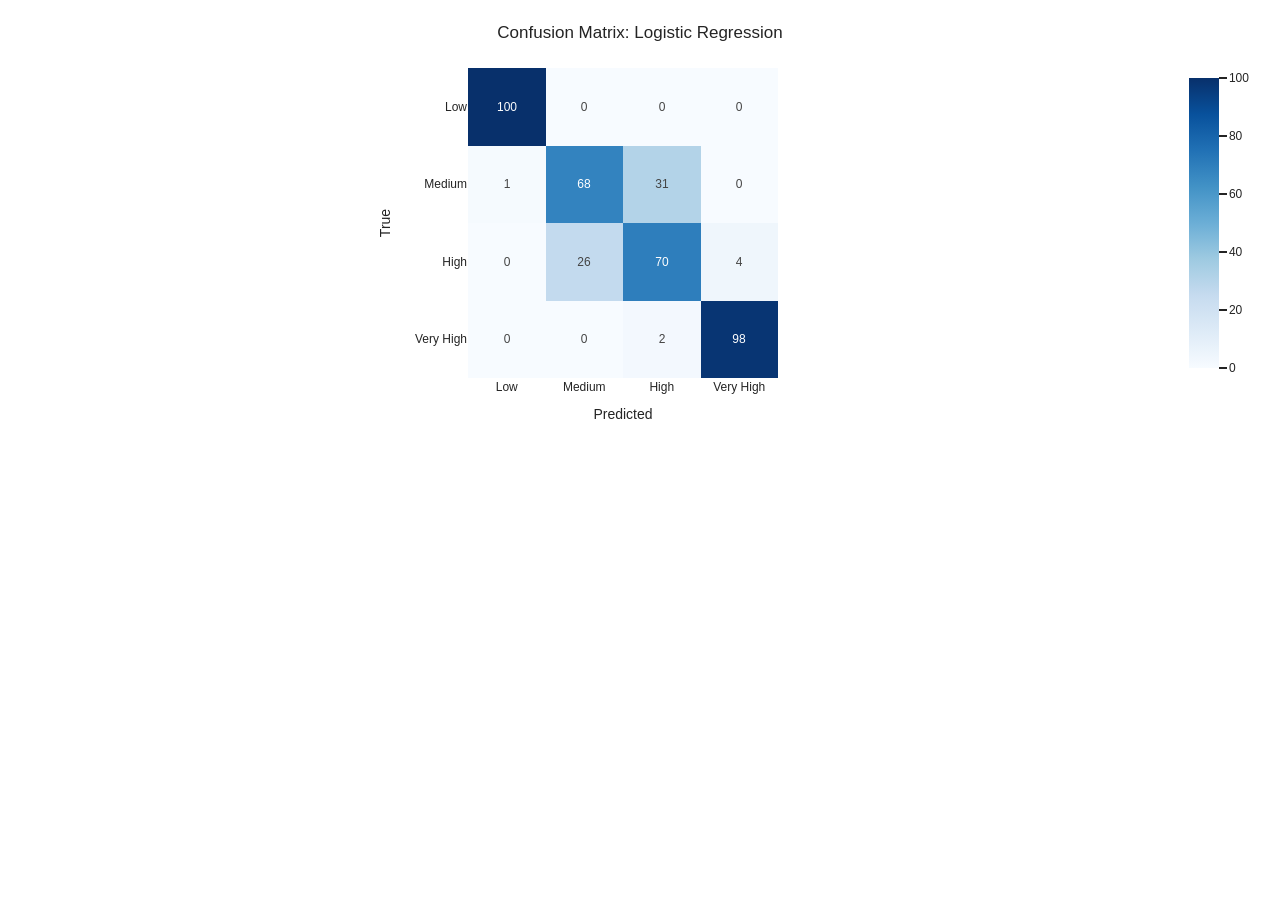
<file: portfolios/004-mobile-price-classification/confusion_matrix_log_reg.html>
<!doctype html>
  <html>
  <head>
  <meta charset="utf-8" />
  <meta name="viewport" content="width=device-width, initial-scale=1.0" />
  </head>

  <body>
  <!-- <h3></h3> -->
  <div>                        <script type="text/javascript">window.PlotlyConfig = {MathJaxConfig: 'local'};</script>
        <script charset="utf-8" src="https://cdn.plot.ly/plotly-2.35.2.min.js"></script>                <div id="97fe3cf8-47d8-47ce-b6c8-be9841c458c0" class="plotly-graph-div" style="height:100%; width:100%;"></div>            <script type="text/javascript">                                    window.PLOTLYENV=window.PLOTLYENV || {};                                    if (document.getElementById("97fe3cf8-47d8-47ce-b6c8-be9841c458c0")) {                    Plotly.newPlot(                        "97fe3cf8-47d8-47ce-b6c8-be9841c458c0",                        [{"coloraxis":"coloraxis","name":"0","texttemplate":"%{z}","x":["Low","Medium","High","Very High"],"y":["Low","Medium","High","Very High"],"z":[[100,0,0,0],[1,68,31,0],[0,26,70,4],[0,0,2,98]],"type":"heatmap","xaxis":"x","yaxis":"y","hovertemplate":"Predicted: %{x}\u003cbr\u003eTrue: %{y}\u003cbr\u003ecolor: %{z}\u003cextra\u003e\u003c\u002fextra\u003e"}],                        {"template":{"data":{"histogram2dcontour":[{"type":"histogram2dcontour","colorbar":{"outlinewidth":0,"tickcolor":"rgb(36,36,36)","ticklen":8,"ticks":"outside","tickwidth":2},"colorscale":[[0.0,"rgb(2,4,25)"],[0.06274509803921569,"rgb(24,15,41)"],[0.12549019607843137,"rgb(47,23,57)"],[0.18823529411764706,"rgb(71,28,72)"],[0.25098039215686274,"rgb(97,30,82)"],[0.3137254901960784,"rgb(123,30,89)"],[0.3764705882352941,"rgb(150,27,91)"],[0.4392156862745098,"rgb(177,22,88)"],[0.5019607843137255,"rgb(203,26,79)"],[0.5647058823529412,"rgb(223,47,67)"],[0.6274509803921569,"rgb(236,76,61)"],[0.6901960784313725,"rgb(242,107,73)"],[0.7529411764705882,"rgb(244,135,95)"],[0.8156862745098039,"rgb(245,162,122)"],[0.8784313725490196,"rgb(246,188,153)"],[0.9411764705882353,"rgb(247,212,187)"],[1.0,"rgb(250,234,220)"]]}],"choropleth":[{"type":"choropleth","colorbar":{"outlinewidth":0,"tickcolor":"rgb(36,36,36)","ticklen":8,"ticks":"outside","tickwidth":2}}],"histogram2d":[{"type":"histogram2d","colorbar":{"outlinewidth":0,"tickcolor":"rgb(36,36,36)","ticklen":8,"ticks":"outside","tickwidth":2},"colorscale":[[0.0,"rgb(2,4,25)"],[0.06274509803921569,"rgb(24,15,41)"],[0.12549019607843137,"rgb(47,23,57)"],[0.18823529411764706,"rgb(71,28,72)"],[0.25098039215686274,"rgb(97,30,82)"],[0.3137254901960784,"rgb(123,30,89)"],[0.3764705882352941,"rgb(150,27,91)"],[0.4392156862745098,"rgb(177,22,88)"],[0.5019607843137255,"rgb(203,26,79)"],[0.5647058823529412,"rgb(223,47,67)"],[0.6274509803921569,"rgb(236,76,61)"],[0.6901960784313725,"rgb(242,107,73)"],[0.7529411764705882,"rgb(244,135,95)"],[0.8156862745098039,"rgb(245,162,122)"],[0.8784313725490196,"rgb(246,188,153)"],[0.9411764705882353,"rgb(247,212,187)"],[1.0,"rgb(250,234,220)"]]}],"heatmap":[{"type":"heatmap","colorbar":{"outlinewidth":0,"tickcolor":"rgb(36,36,36)","ticklen":8,"ticks":"outside","tickwidth":2},"colorscale":[[0.0,"rgb(2,4,25)"],[0.06274509803921569,"rgb(24,15,41)"],[0.12549019607843137,"rgb(47,23,57)"],[0.18823529411764706,"rgb(71,28,72)"],[0.25098039215686274,"rgb(97,30,82)"],[0.3137254901960784,"rgb(123,30,89)"],[0.3764705882352941,"rgb(150,27,91)"],[0.4392156862745098,"rgb(177,22,88)"],[0.5019607843137255,"rgb(203,26,79)"],[0.5647058823529412,"rgb(223,47,67)"],[0.6274509803921569,"rgb(236,76,61)"],[0.6901960784313725,"rgb(242,107,73)"],[0.7529411764705882,"rgb(244,135,95)"],[0.8156862745098039,"rgb(245,162,122)"],[0.8784313725490196,"rgb(246,188,153)"],[0.9411764705882353,"rgb(247,212,187)"],[1.0,"rgb(250,234,220)"]]}],"heatmapgl":[{"type":"heatmapgl","colorbar":{"outlinewidth":0,"tickcolor":"rgb(36,36,36)","ticklen":8,"ticks":"outside","tickwidth":2},"colorscale":[[0.0,"rgb(2,4,25)"],[0.06274509803921569,"rgb(24,15,41)"],[0.12549019607843137,"rgb(47,23,57)"],[0.18823529411764706,"rgb(71,28,72)"],[0.25098039215686274,"rgb(97,30,82)"],[0.3137254901960784,"rgb(123,30,89)"],[0.3764705882352941,"rgb(150,27,91)"],[0.4392156862745098,"rgb(177,22,88)"],[0.5019607843137255,"rgb(203,26,79)"],[0.5647058823529412,"rgb(223,47,67)"],[0.6274509803921569,"rgb(236,76,61)"],[0.6901960784313725,"rgb(242,107,73)"],[0.7529411764705882,"rgb(244,135,95)"],[0.8156862745098039,"rgb(245,162,122)"],[0.8784313725490196,"rgb(246,188,153)"],[0.9411764705882353,"rgb(247,212,187)"],[1.0,"rgb(250,234,220)"]]}],"contourcarpet":[{"type":"contourcarpet","colorbar":{"outlinewidth":0,"tickcolor":"rgb(36,36,36)","ticklen":8,"ticks":"outside","tickwidth":2}}],"contour":[{"type":"contour","colorbar":{"outlinewidth":0,"tickcolor":"rgb(36,36,36)","ticklen":8,"ticks":"outside","tickwidth":2},"colorscale":[[0.0,"rgb(2,4,25)"],[0.06274509803921569,"rgb(24,15,41)"],[0.12549019607843137,"rgb(47,23,57)"],[0.18823529411764706,"rgb(71,28,72)"],[0.25098039215686274,"rgb(97,30,82)"],[0.3137254901960784,"rgb(123,30,89)"],[0.3764705882352941,"rgb(150,27,91)"],[0.4392156862745098,"rgb(177,22,88)"],[0.5019607843137255,"rgb(203,26,79)"],[0.5647058823529412,"rgb(223,47,67)"],[0.6274509803921569,"rgb(236,76,61)"],[0.6901960784313725,"rgb(242,107,73)"],[0.7529411764705882,"rgb(244,135,95)"],[0.8156862745098039,"rgb(245,162,122)"],[0.8784313725490196,"rgb(246,188,153)"],[0.9411764705882353,"rgb(247,212,187)"],[1.0,"rgb(250,234,220)"]]}],"surface":[{"type":"surface","colorbar":{"outlinewidth":0,"tickcolor":"rgb(36,36,36)","ticklen":8,"ticks":"outside","tickwidth":2},"colorscale":[[0.0,"rgb(2,4,25)"],[0.06274509803921569,"rgb(24,15,41)"],[0.12549019607843137,"rgb(47,23,57)"],[0.18823529411764706,"rgb(71,28,72)"],[0.25098039215686274,"rgb(97,30,82)"],[0.3137254901960784,"rgb(123,30,89)"],[0.3764705882352941,"rgb(150,27,91)"],[0.4392156862745098,"rgb(177,22,88)"],[0.5019607843137255,"rgb(203,26,79)"],[0.5647058823529412,"rgb(223,47,67)"],[0.6274509803921569,"rgb(236,76,61)"],[0.6901960784313725,"rgb(242,107,73)"],[0.7529411764705882,"rgb(244,135,95)"],[0.8156862745098039,"rgb(245,162,122)"],[0.8784313725490196,"rgb(246,188,153)"],[0.9411764705882353,"rgb(247,212,187)"],[1.0,"rgb(250,234,220)"]]}],"mesh3d":[{"type":"mesh3d","colorbar":{"outlinewidth":0,"tickcolor":"rgb(36,36,36)","ticklen":8,"ticks":"outside","tickwidth":2}}],"scatter":[{"fillpattern":{"fillmode":"overlay","size":10,"solidity":0.2},"type":"scatter"}],"parcoords":[{"type":"parcoords","line":{"colorbar":{"outlinewidth":0,"tickcolor":"rgb(36,36,36)","ticklen":8,"ticks":"outside","tickwidth":2}}}],"scatterpolargl":[{"type":"scatterpolargl","marker":{"colorbar":{"outlinewidth":0,"tickcolor":"rgb(36,36,36)","ticklen":8,"ticks":"outside","tickwidth":2}}}],"bar":[{"error_x":{"color":"rgb(36,36,36)"},"error_y":{"color":"rgb(36,36,36)"},"marker":{"line":{"color":"rgb(234,234,242)","width":0.5},"pattern":{"fillmode":"overlay","size":10,"solidity":0.2}},"type":"bar"}],"scattergeo":[{"type":"scattergeo","marker":{"colorbar":{"outlinewidth":0,"tickcolor":"rgb(36,36,36)","ticklen":8,"ticks":"outside","tickwidth":2}}}],"scatterpolar":[{"type":"scatterpolar","marker":{"colorbar":{"outlinewidth":0,"tickcolor":"rgb(36,36,36)","ticklen":8,"ticks":"outside","tickwidth":2}}}],"histogram":[{"marker":{"pattern":{"fillmode":"overlay","size":10,"solidity":0.2}},"type":"histogram"}],"scattergl":[{"type":"scattergl","marker":{"colorbar":{"outlinewidth":0,"tickcolor":"rgb(36,36,36)","ticklen":8,"ticks":"outside","tickwidth":2}}}],"scatter3d":[{"type":"scatter3d","line":{"colorbar":{"outlinewidth":0,"tickcolor":"rgb(36,36,36)","ticklen":8,"ticks":"outside","tickwidth":2}},"marker":{"colorbar":{"outlinewidth":0,"tickcolor":"rgb(36,36,36)","ticklen":8,"ticks":"outside","tickwidth":2}}}],"scattermapbox":[{"type":"scattermapbox","marker":{"colorbar":{"outlinewidth":0,"tickcolor":"rgb(36,36,36)","ticklen":8,"ticks":"outside","tickwidth":2}}}],"scatterternary":[{"type":"scatterternary","marker":{"colorbar":{"outlinewidth":0,"tickcolor":"rgb(36,36,36)","ticklen":8,"ticks":"outside","tickwidth":2}}}],"scattercarpet":[{"type":"scattercarpet","marker":{"colorbar":{"outlinewidth":0,"tickcolor":"rgb(36,36,36)","ticklen":8,"ticks":"outside","tickwidth":2}}}],"carpet":[{"aaxis":{"endlinecolor":"rgb(36,36,36)","gridcolor":"white","linecolor":"white","minorgridcolor":"white","startlinecolor":"rgb(36,36,36)"},"baxis":{"endlinecolor":"rgb(36,36,36)","gridcolor":"white","linecolor":"white","minorgridcolor":"white","startlinecolor":"rgb(36,36,36)"},"type":"carpet"}],"table":[{"cells":{"fill":{"color":"rgb(231,231,240)"},"line":{"color":"white"}},"header":{"fill":{"color":"rgb(183,183,191)"},"line":{"color":"white"}},"type":"table"}],"barpolar":[{"marker":{"line":{"color":"rgb(234,234,242)","width":0.5},"pattern":{"fillmode":"overlay","size":10,"solidity":0.2}},"type":"barpolar"}],"pie":[{"automargin":true,"type":"pie"}]},"layout":{"autotypenumbers":"strict","colorway":["rgb(76,114,176)","rgb(221,132,82)","rgb(85,168,104)","rgb(196,78,82)","rgb(129,114,179)","rgb(147,120,96)","rgb(218,139,195)","rgb(140,140,140)","rgb(204,185,116)","rgb(100,181,205)"],"font":{"color":"rgb(36,36,36)"},"hovermode":"closest","hoverlabel":{"align":"left"},"paper_bgcolor":"white","plot_bgcolor":"rgb(234,234,242)","polar":{"bgcolor":"rgb(234,234,242)","angularaxis":{"gridcolor":"white","linecolor":"white","showgrid":true,"ticks":""},"radialaxis":{"gridcolor":"white","linecolor":"white","showgrid":true,"ticks":""}},"ternary":{"bgcolor":"rgb(234,234,242)","aaxis":{"gridcolor":"white","linecolor":"white","showgrid":true,"ticks":""},"baxis":{"gridcolor":"white","linecolor":"white","showgrid":true,"ticks":""},"caxis":{"gridcolor":"white","linecolor":"white","showgrid":true,"ticks":""}},"coloraxis":{"colorbar":{"outlinewidth":0,"tickcolor":"rgb(36,36,36)","ticklen":8,"ticks":"outside","tickwidth":2}},"colorscale":{"sequential":[[0.0,"rgb(2,4,25)"],[0.06274509803921569,"rgb(24,15,41)"],[0.12549019607843137,"rgb(47,23,57)"],[0.18823529411764706,"rgb(71,28,72)"],[0.25098039215686274,"rgb(97,30,82)"],[0.3137254901960784,"rgb(123,30,89)"],[0.3764705882352941,"rgb(150,27,91)"],[0.4392156862745098,"rgb(177,22,88)"],[0.5019607843137255,"rgb(203,26,79)"],[0.5647058823529412,"rgb(223,47,67)"],[0.6274509803921569,"rgb(236,76,61)"],[0.6901960784313725,"rgb(242,107,73)"],[0.7529411764705882,"rgb(244,135,95)"],[0.8156862745098039,"rgb(245,162,122)"],[0.8784313725490196,"rgb(246,188,153)"],[0.9411764705882353,"rgb(247,212,187)"],[1.0,"rgb(250,234,220)"]],"sequentialminus":[[0.0,"rgb(2,4,25)"],[0.06274509803921569,"rgb(24,15,41)"],[0.12549019607843137,"rgb(47,23,57)"],[0.18823529411764706,"rgb(71,28,72)"],[0.25098039215686274,"rgb(97,30,82)"],[0.3137254901960784,"rgb(123,30,89)"],[0.3764705882352941,"rgb(150,27,91)"],[0.4392156862745098,"rgb(177,22,88)"],[0.5019607843137255,"rgb(203,26,79)"],[0.5647058823529412,"rgb(223,47,67)"],[0.6274509803921569,"rgb(236,76,61)"],[0.6901960784313725,"rgb(242,107,73)"],[0.7529411764705882,"rgb(244,135,95)"],[0.8156862745098039,"rgb(245,162,122)"],[0.8784313725490196,"rgb(246,188,153)"],[0.9411764705882353,"rgb(247,212,187)"],[1.0,"rgb(250,234,220)"]]},"xaxis":{"gridcolor":"white","linecolor":"white","showgrid":true,"ticks":"","title":{"standoff":15},"zerolinecolor":"white","automargin":true},"yaxis":{"gridcolor":"white","linecolor":"white","showgrid":true,"ticks":"","title":{"standoff":15},"zerolinecolor":"white","automargin":true},"scene":{"xaxis":{"backgroundcolor":"rgb(234,234,242)","gridcolor":"white","linecolor":"white","showbackground":true,"showgrid":true,"ticks":"","zerolinecolor":"white","gridwidth":2},"yaxis":{"backgroundcolor":"rgb(234,234,242)","gridcolor":"white","linecolor":"white","showbackground":true,"showgrid":true,"ticks":"","zerolinecolor":"white","gridwidth":2},"zaxis":{"backgroundcolor":"rgb(234,234,242)","gridcolor":"white","linecolor":"white","showbackground":true,"showgrid":true,"ticks":"","zerolinecolor":"white","gridwidth":2}},"shapedefaults":{"fillcolor":"rgb(67,103,167)","line":{"width":0},"opacity":0.5},"annotationdefaults":{"arrowcolor":"rgb(67,103,167)"},"geo":{"bgcolor":"white","landcolor":"rgb(234,234,242)","subunitcolor":"white","showland":true,"showlakes":true,"lakecolor":"white"}}},"xaxis":{"anchor":"y","domain":[0.0,1.0],"scaleanchor":"y","constrain":"domain","title":{"text":"Predicted"}},"yaxis":{"anchor":"x","domain":[0.0,1.0],"autorange":"reversed","constrain":"domain","title":{"text":"True"}},"coloraxis":{"colorscale":[[0.0,"rgb(247,251,255)"],[0.125,"rgb(222,235,247)"],[0.25,"rgb(198,219,239)"],[0.375,"rgb(158,202,225)"],[0.5,"rgb(107,174,214)"],[0.625,"rgb(66,146,198)"],[0.75,"rgb(33,113,181)"],[0.875,"rgb(8,81,156)"],[1.0,"rgb(8,48,107)"]]},"margin":{"t":60},"title":{"text":"Confusion Matrix: Logistic Regression"}},                        {"responsive": true}                    )                };                            </script>        </div>
  </body>
  </head>
</file>
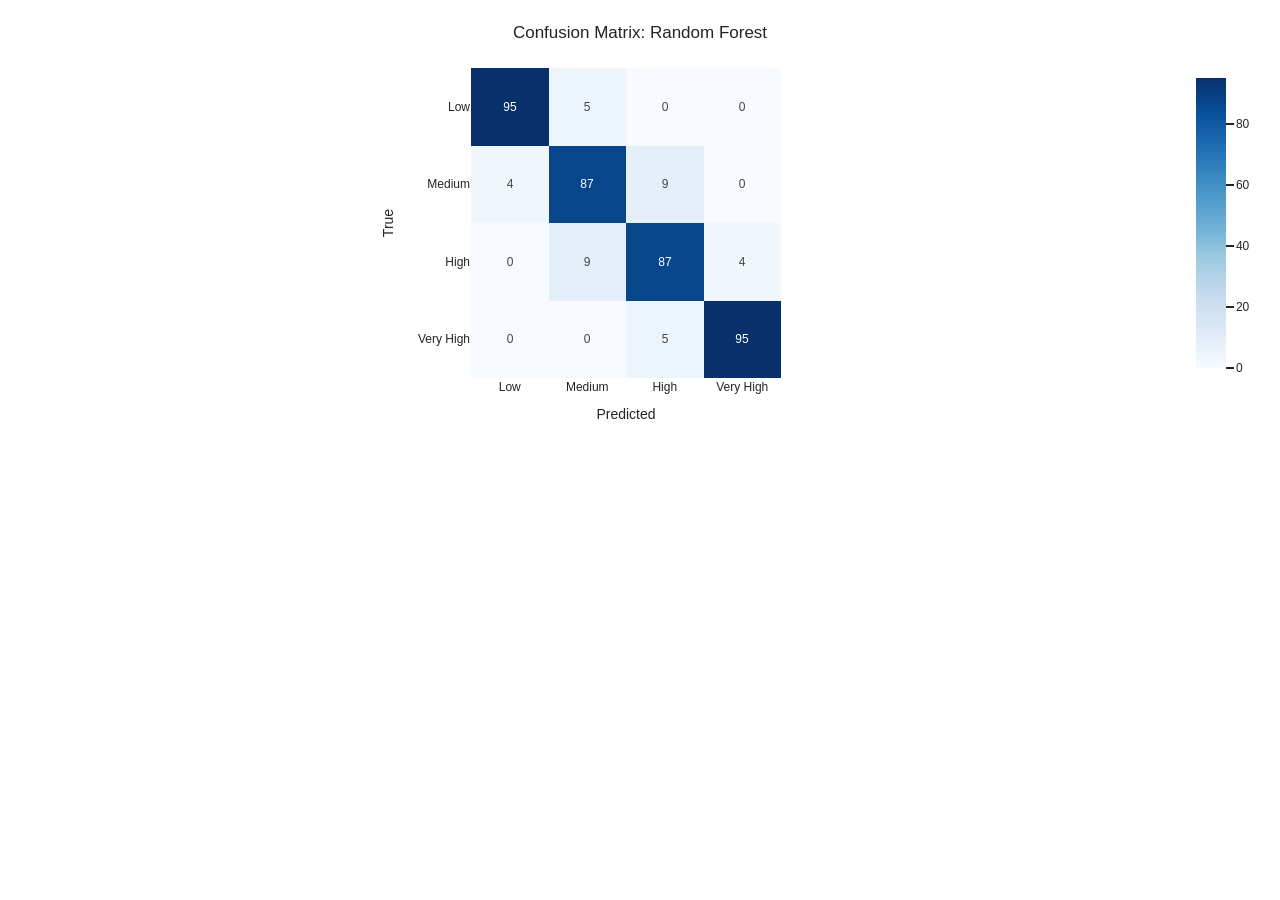
<file: portfolios/004-mobile-price-classification/confusion_matrix_rf.html>
<!doctype html>
  <html>
  <head>
  <meta charset="utf-8" />
  <meta name="viewport" content="width=device-width, initial-scale=1.0" />
  </head>

  <body>
  <!-- <h3></h3> -->
  <div>                        <script type="text/javascript">window.PlotlyConfig = {MathJaxConfig: 'local'};</script>
        <script charset="utf-8" src="https://cdn.plot.ly/plotly-2.35.2.min.js"></script>                <div id="d66baddd-ec45-47ed-b9d2-f3b4d811684a" class="plotly-graph-div" style="height:100%; width:100%;"></div>            <script type="text/javascript">                                    window.PLOTLYENV=window.PLOTLYENV || {};                                    if (document.getElementById("d66baddd-ec45-47ed-b9d2-f3b4d811684a")) {                    Plotly.newPlot(                        "d66baddd-ec45-47ed-b9d2-f3b4d811684a",                        [{"coloraxis":"coloraxis","name":"0","texttemplate":"%{z}","x":["Low","Medium","High","Very High"],"y":["Low","Medium","High","Very High"],"z":[[95,5,0,0],[4,87,9,0],[0,9,87,4],[0,0,5,95]],"type":"heatmap","xaxis":"x","yaxis":"y","hovertemplate":"Predicted: %{x}\u003cbr\u003eTrue: %{y}\u003cbr\u003ecolor: %{z}\u003cextra\u003e\u003c\u002fextra\u003e"}],                        {"template":{"data":{"histogram2dcontour":[{"type":"histogram2dcontour","colorbar":{"outlinewidth":0,"tickcolor":"rgb(36,36,36)","ticklen":8,"ticks":"outside","tickwidth":2},"colorscale":[[0.0,"rgb(2,4,25)"],[0.06274509803921569,"rgb(24,15,41)"],[0.12549019607843137,"rgb(47,23,57)"],[0.18823529411764706,"rgb(71,28,72)"],[0.25098039215686274,"rgb(97,30,82)"],[0.3137254901960784,"rgb(123,30,89)"],[0.3764705882352941,"rgb(150,27,91)"],[0.4392156862745098,"rgb(177,22,88)"],[0.5019607843137255,"rgb(203,26,79)"],[0.5647058823529412,"rgb(223,47,67)"],[0.6274509803921569,"rgb(236,76,61)"],[0.6901960784313725,"rgb(242,107,73)"],[0.7529411764705882,"rgb(244,135,95)"],[0.8156862745098039,"rgb(245,162,122)"],[0.8784313725490196,"rgb(246,188,153)"],[0.9411764705882353,"rgb(247,212,187)"],[1.0,"rgb(250,234,220)"]]}],"choropleth":[{"type":"choropleth","colorbar":{"outlinewidth":0,"tickcolor":"rgb(36,36,36)","ticklen":8,"ticks":"outside","tickwidth":2}}],"histogram2d":[{"type":"histogram2d","colorbar":{"outlinewidth":0,"tickcolor":"rgb(36,36,36)","ticklen":8,"ticks":"outside","tickwidth":2},"colorscale":[[0.0,"rgb(2,4,25)"],[0.06274509803921569,"rgb(24,15,41)"],[0.12549019607843137,"rgb(47,23,57)"],[0.18823529411764706,"rgb(71,28,72)"],[0.25098039215686274,"rgb(97,30,82)"],[0.3137254901960784,"rgb(123,30,89)"],[0.3764705882352941,"rgb(150,27,91)"],[0.4392156862745098,"rgb(177,22,88)"],[0.5019607843137255,"rgb(203,26,79)"],[0.5647058823529412,"rgb(223,47,67)"],[0.6274509803921569,"rgb(236,76,61)"],[0.6901960784313725,"rgb(242,107,73)"],[0.7529411764705882,"rgb(244,135,95)"],[0.8156862745098039,"rgb(245,162,122)"],[0.8784313725490196,"rgb(246,188,153)"],[0.9411764705882353,"rgb(247,212,187)"],[1.0,"rgb(250,234,220)"]]}],"heatmap":[{"type":"heatmap","colorbar":{"outlinewidth":0,"tickcolor":"rgb(36,36,36)","ticklen":8,"ticks":"outside","tickwidth":2},"colorscale":[[0.0,"rgb(2,4,25)"],[0.06274509803921569,"rgb(24,15,41)"],[0.12549019607843137,"rgb(47,23,57)"],[0.18823529411764706,"rgb(71,28,72)"],[0.25098039215686274,"rgb(97,30,82)"],[0.3137254901960784,"rgb(123,30,89)"],[0.3764705882352941,"rgb(150,27,91)"],[0.4392156862745098,"rgb(177,22,88)"],[0.5019607843137255,"rgb(203,26,79)"],[0.5647058823529412,"rgb(223,47,67)"],[0.6274509803921569,"rgb(236,76,61)"],[0.6901960784313725,"rgb(242,107,73)"],[0.7529411764705882,"rgb(244,135,95)"],[0.8156862745098039,"rgb(245,162,122)"],[0.8784313725490196,"rgb(246,188,153)"],[0.9411764705882353,"rgb(247,212,187)"],[1.0,"rgb(250,234,220)"]]}],"heatmapgl":[{"type":"heatmapgl","colorbar":{"outlinewidth":0,"tickcolor":"rgb(36,36,36)","ticklen":8,"ticks":"outside","tickwidth":2},"colorscale":[[0.0,"rgb(2,4,25)"],[0.06274509803921569,"rgb(24,15,41)"],[0.12549019607843137,"rgb(47,23,57)"],[0.18823529411764706,"rgb(71,28,72)"],[0.25098039215686274,"rgb(97,30,82)"],[0.3137254901960784,"rgb(123,30,89)"],[0.3764705882352941,"rgb(150,27,91)"],[0.4392156862745098,"rgb(177,22,88)"],[0.5019607843137255,"rgb(203,26,79)"],[0.5647058823529412,"rgb(223,47,67)"],[0.6274509803921569,"rgb(236,76,61)"],[0.6901960784313725,"rgb(242,107,73)"],[0.7529411764705882,"rgb(244,135,95)"],[0.8156862745098039,"rgb(245,162,122)"],[0.8784313725490196,"rgb(246,188,153)"],[0.9411764705882353,"rgb(247,212,187)"],[1.0,"rgb(250,234,220)"]]}],"contourcarpet":[{"type":"contourcarpet","colorbar":{"outlinewidth":0,"tickcolor":"rgb(36,36,36)","ticklen":8,"ticks":"outside","tickwidth":2}}],"contour":[{"type":"contour","colorbar":{"outlinewidth":0,"tickcolor":"rgb(36,36,36)","ticklen":8,"ticks":"outside","tickwidth":2},"colorscale":[[0.0,"rgb(2,4,25)"],[0.06274509803921569,"rgb(24,15,41)"],[0.12549019607843137,"rgb(47,23,57)"],[0.18823529411764706,"rgb(71,28,72)"],[0.25098039215686274,"rgb(97,30,82)"],[0.3137254901960784,"rgb(123,30,89)"],[0.3764705882352941,"rgb(150,27,91)"],[0.4392156862745098,"rgb(177,22,88)"],[0.5019607843137255,"rgb(203,26,79)"],[0.5647058823529412,"rgb(223,47,67)"],[0.6274509803921569,"rgb(236,76,61)"],[0.6901960784313725,"rgb(242,107,73)"],[0.7529411764705882,"rgb(244,135,95)"],[0.8156862745098039,"rgb(245,162,122)"],[0.8784313725490196,"rgb(246,188,153)"],[0.9411764705882353,"rgb(247,212,187)"],[1.0,"rgb(250,234,220)"]]}],"surface":[{"type":"surface","colorbar":{"outlinewidth":0,"tickcolor":"rgb(36,36,36)","ticklen":8,"ticks":"outside","tickwidth":2},"colorscale":[[0.0,"rgb(2,4,25)"],[0.06274509803921569,"rgb(24,15,41)"],[0.12549019607843137,"rgb(47,23,57)"],[0.18823529411764706,"rgb(71,28,72)"],[0.25098039215686274,"rgb(97,30,82)"],[0.3137254901960784,"rgb(123,30,89)"],[0.3764705882352941,"rgb(150,27,91)"],[0.4392156862745098,"rgb(177,22,88)"],[0.5019607843137255,"rgb(203,26,79)"],[0.5647058823529412,"rgb(223,47,67)"],[0.6274509803921569,"rgb(236,76,61)"],[0.6901960784313725,"rgb(242,107,73)"],[0.7529411764705882,"rgb(244,135,95)"],[0.8156862745098039,"rgb(245,162,122)"],[0.8784313725490196,"rgb(246,188,153)"],[0.9411764705882353,"rgb(247,212,187)"],[1.0,"rgb(250,234,220)"]]}],"mesh3d":[{"type":"mesh3d","colorbar":{"outlinewidth":0,"tickcolor":"rgb(36,36,36)","ticklen":8,"ticks":"outside","tickwidth":2}}],"scatter":[{"fillpattern":{"fillmode":"overlay","size":10,"solidity":0.2},"type":"scatter"}],"parcoords":[{"type":"parcoords","line":{"colorbar":{"outlinewidth":0,"tickcolor":"rgb(36,36,36)","ticklen":8,"ticks":"outside","tickwidth":2}}}],"scatterpolargl":[{"type":"scatterpolargl","marker":{"colorbar":{"outlinewidth":0,"tickcolor":"rgb(36,36,36)","ticklen":8,"ticks":"outside","tickwidth":2}}}],"bar":[{"error_x":{"color":"rgb(36,36,36)"},"error_y":{"color":"rgb(36,36,36)"},"marker":{"line":{"color":"rgb(234,234,242)","width":0.5},"pattern":{"fillmode":"overlay","size":10,"solidity":0.2}},"type":"bar"}],"scattergeo":[{"type":"scattergeo","marker":{"colorbar":{"outlinewidth":0,"tickcolor":"rgb(36,36,36)","ticklen":8,"ticks":"outside","tickwidth":2}}}],"scatterpolar":[{"type":"scatterpolar","marker":{"colorbar":{"outlinewidth":0,"tickcolor":"rgb(36,36,36)","ticklen":8,"ticks":"outside","tickwidth":2}}}],"histogram":[{"marker":{"pattern":{"fillmode":"overlay","size":10,"solidity":0.2}},"type":"histogram"}],"scattergl":[{"type":"scattergl","marker":{"colorbar":{"outlinewidth":0,"tickcolor":"rgb(36,36,36)","ticklen":8,"ticks":"outside","tickwidth":2}}}],"scatter3d":[{"type":"scatter3d","line":{"colorbar":{"outlinewidth":0,"tickcolor":"rgb(36,36,36)","ticklen":8,"ticks":"outside","tickwidth":2}},"marker":{"colorbar":{"outlinewidth":0,"tickcolor":"rgb(36,36,36)","ticklen":8,"ticks":"outside","tickwidth":2}}}],"scattermapbox":[{"type":"scattermapbox","marker":{"colorbar":{"outlinewidth":0,"tickcolor":"rgb(36,36,36)","ticklen":8,"ticks":"outside","tickwidth":2}}}],"scatterternary":[{"type":"scatterternary","marker":{"colorbar":{"outlinewidth":0,"tickcolor":"rgb(36,36,36)","ticklen":8,"ticks":"outside","tickwidth":2}}}],"scattercarpet":[{"type":"scattercarpet","marker":{"colorbar":{"outlinewidth":0,"tickcolor":"rgb(36,36,36)","ticklen":8,"ticks":"outside","tickwidth":2}}}],"carpet":[{"aaxis":{"endlinecolor":"rgb(36,36,36)","gridcolor":"white","linecolor":"white","minorgridcolor":"white","startlinecolor":"rgb(36,36,36)"},"baxis":{"endlinecolor":"rgb(36,36,36)","gridcolor":"white","linecolor":"white","minorgridcolor":"white","startlinecolor":"rgb(36,36,36)"},"type":"carpet"}],"table":[{"cells":{"fill":{"color":"rgb(231,231,240)"},"line":{"color":"white"}},"header":{"fill":{"color":"rgb(183,183,191)"},"line":{"color":"white"}},"type":"table"}],"barpolar":[{"marker":{"line":{"color":"rgb(234,234,242)","width":0.5},"pattern":{"fillmode":"overlay","size":10,"solidity":0.2}},"type":"barpolar"}],"pie":[{"automargin":true,"type":"pie"}]},"layout":{"autotypenumbers":"strict","colorway":["rgb(76,114,176)","rgb(221,132,82)","rgb(85,168,104)","rgb(196,78,82)","rgb(129,114,179)","rgb(147,120,96)","rgb(218,139,195)","rgb(140,140,140)","rgb(204,185,116)","rgb(100,181,205)"],"font":{"color":"rgb(36,36,36)"},"hovermode":"closest","hoverlabel":{"align":"left"},"paper_bgcolor":"white","plot_bgcolor":"rgb(234,234,242)","polar":{"bgcolor":"rgb(234,234,242)","angularaxis":{"gridcolor":"white","linecolor":"white","showgrid":true,"ticks":""},"radialaxis":{"gridcolor":"white","linecolor":"white","showgrid":true,"ticks":""}},"ternary":{"bgcolor":"rgb(234,234,242)","aaxis":{"gridcolor":"white","linecolor":"white","showgrid":true,"ticks":""},"baxis":{"gridcolor":"white","linecolor":"white","showgrid":true,"ticks":""},"caxis":{"gridcolor":"white","linecolor":"white","showgrid":true,"ticks":""}},"coloraxis":{"colorbar":{"outlinewidth":0,"tickcolor":"rgb(36,36,36)","ticklen":8,"ticks":"outside","tickwidth":2}},"colorscale":{"sequential":[[0.0,"rgb(2,4,25)"],[0.06274509803921569,"rgb(24,15,41)"],[0.12549019607843137,"rgb(47,23,57)"],[0.18823529411764706,"rgb(71,28,72)"],[0.25098039215686274,"rgb(97,30,82)"],[0.3137254901960784,"rgb(123,30,89)"],[0.3764705882352941,"rgb(150,27,91)"],[0.4392156862745098,"rgb(177,22,88)"],[0.5019607843137255,"rgb(203,26,79)"],[0.5647058823529412,"rgb(223,47,67)"],[0.6274509803921569,"rgb(236,76,61)"],[0.6901960784313725,"rgb(242,107,73)"],[0.7529411764705882,"rgb(244,135,95)"],[0.8156862745098039,"rgb(245,162,122)"],[0.8784313725490196,"rgb(246,188,153)"],[0.9411764705882353,"rgb(247,212,187)"],[1.0,"rgb(250,234,220)"]],"sequentialminus":[[0.0,"rgb(2,4,25)"],[0.06274509803921569,"rgb(24,15,41)"],[0.12549019607843137,"rgb(47,23,57)"],[0.18823529411764706,"rgb(71,28,72)"],[0.25098039215686274,"rgb(97,30,82)"],[0.3137254901960784,"rgb(123,30,89)"],[0.3764705882352941,"rgb(150,27,91)"],[0.4392156862745098,"rgb(177,22,88)"],[0.5019607843137255,"rgb(203,26,79)"],[0.5647058823529412,"rgb(223,47,67)"],[0.6274509803921569,"rgb(236,76,61)"],[0.6901960784313725,"rgb(242,107,73)"],[0.7529411764705882,"rgb(244,135,95)"],[0.8156862745098039,"rgb(245,162,122)"],[0.8784313725490196,"rgb(246,188,153)"],[0.9411764705882353,"rgb(247,212,187)"],[1.0,"rgb(250,234,220)"]]},"xaxis":{"gridcolor":"white","linecolor":"white","showgrid":true,"ticks":"","title":{"standoff":15},"zerolinecolor":"white","automargin":true},"yaxis":{"gridcolor":"white","linecolor":"white","showgrid":true,"ticks":"","title":{"standoff":15},"zerolinecolor":"white","automargin":true},"scene":{"xaxis":{"backgroundcolor":"rgb(234,234,242)","gridcolor":"white","linecolor":"white","showbackground":true,"showgrid":true,"ticks":"","zerolinecolor":"white","gridwidth":2},"yaxis":{"backgroundcolor":"rgb(234,234,242)","gridcolor":"white","linecolor":"white","showbackground":true,"showgrid":true,"ticks":"","zerolinecolor":"white","gridwidth":2},"zaxis":{"backgroundcolor":"rgb(234,234,242)","gridcolor":"white","linecolor":"white","showbackground":true,"showgrid":true,"ticks":"","zerolinecolor":"white","gridwidth":2}},"shapedefaults":{"fillcolor":"rgb(67,103,167)","line":{"width":0},"opacity":0.5},"annotationdefaults":{"arrowcolor":"rgb(67,103,167)"},"geo":{"bgcolor":"white","landcolor":"rgb(234,234,242)","subunitcolor":"white","showland":true,"showlakes":true,"lakecolor":"white"}}},"xaxis":{"anchor":"y","domain":[0.0,1.0],"scaleanchor":"y","constrain":"domain","title":{"text":"Predicted"}},"yaxis":{"anchor":"x","domain":[0.0,1.0],"autorange":"reversed","constrain":"domain","title":{"text":"True"}},"coloraxis":{"colorscale":[[0.0,"rgb(247,251,255)"],[0.125,"rgb(222,235,247)"],[0.25,"rgb(198,219,239)"],[0.375,"rgb(158,202,225)"],[0.5,"rgb(107,174,214)"],[0.625,"rgb(66,146,198)"],[0.75,"rgb(33,113,181)"],[0.875,"rgb(8,81,156)"],[1.0,"rgb(8,48,107)"]]},"margin":{"t":60},"title":{"text":"Confusion Matrix: Random Forest"}},                        {"responsive": true}                    )                };                            </script>        </div>
  </body>
  </head>
</file>
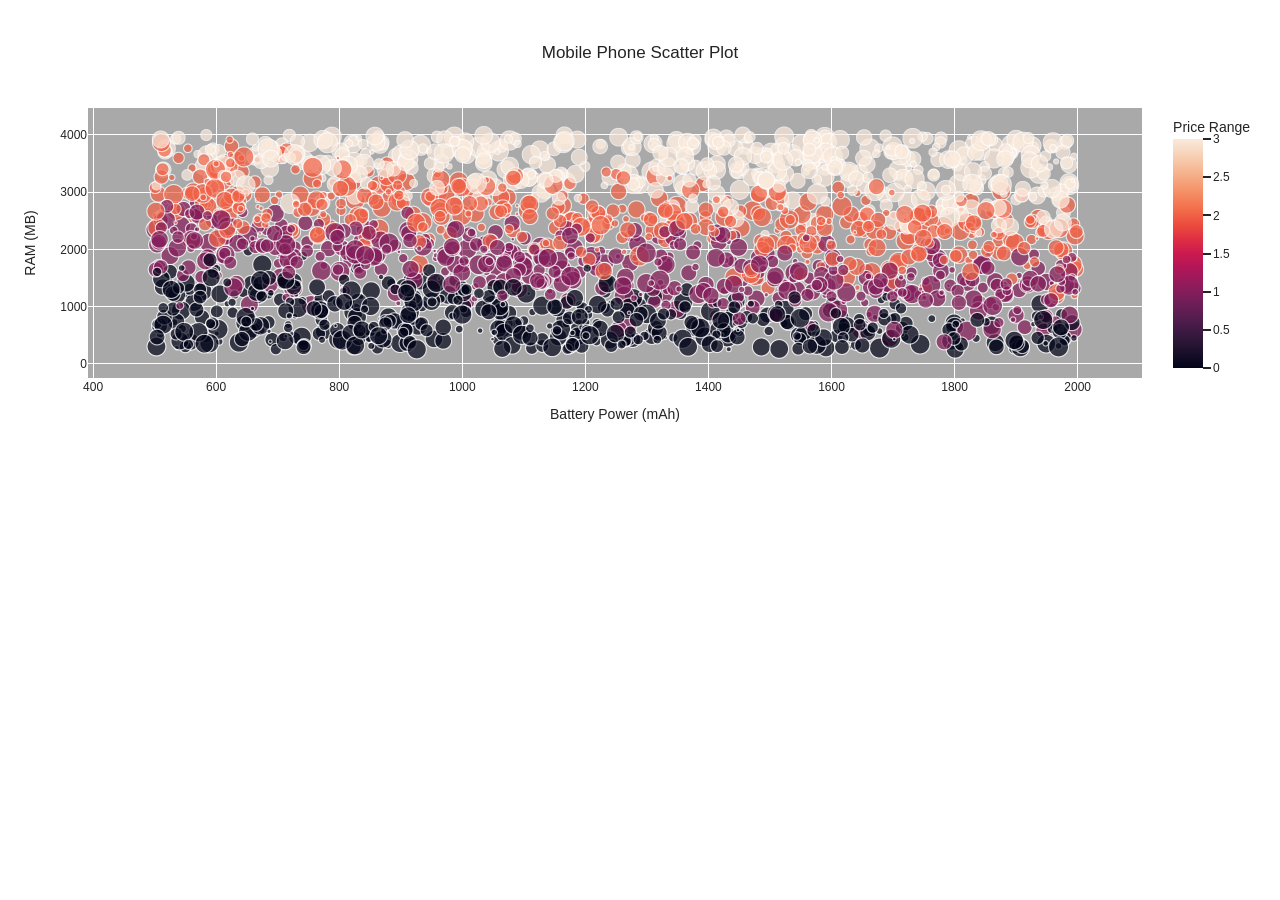
<file: portfolios/004-mobile-price-classification/mobile_phone_scatter_plot.html>
<!doctype html>
  <html>
  <head>
  <meta charset="utf-8" />
  <meta name="viewport" content="width=device-width, initial-scale=1.0" />
  </head>

  <body>
  <!-- <h3></h3> -->
  <div>                        <script type="text/javascript">window.PlotlyConfig = {MathJaxConfig: 'local'};</script>
        <script charset="utf-8" src="https://cdn.plot.ly/plotly-2.35.2.min.js"></script>                <div id="42ba88a8-cd05-4b02-bdb6-666594e8c546" class="plotly-graph-div" style="height:100%; width:100%;"></div>            <script type="text/javascript">                                    window.PLOTLYENV=window.PLOTLYENV || {};                                    if (document.getElementById("42ba88a8-cd05-4b02-bdb6-666594e8c546")) {                    Plotly.newPlot(                        "42ba88a8-cd05-4b02-bdb6-666594e8c546",                        [{"customdata":[[1,7],[2,53],[2,41],[2,10],[1,44],[1,22],[3,10],[0,24],[0,53],[0,9],[3,9],[3,33],[1,33],[2,17],[0,52],[0,46],[3,13],[3,23],[1,49],[1,19],[3,39],[3,13],[1,47],[0,38],[1,8],[2,57],[3,51],[3,41],[2,52],[0,21],[3,5],[0,33],[1,41],[3,51],[0,22],[1,60],[1,61],[3,6],[2,11],[2,50],[2,44],[3,41],[1,5],[1,34],[0,20],[1,27],[3,42],[1,40],[0,57],[3,64],[2,14],[2,63],[3,43],[1,16],[2,51],[2,46],[0,60],[3,61],[1,49],[2,48],[1,12],[0,63],[0,50],[2,55],[2,9],[3,44],[3,36],[3,30],[0,10],[3,43],[3,45],[2,22],[0,9],[3,43],[0,38],[1,42],[0,9],[0,33],[3,16],[1,29],[3,58],[2,64],[3,45],[1,61],[1,57],[1,25],[0,42],[3,64],[2,3],[2,33],[3,57],[2,54],[0,15],[0,14],[1,7],[3,7],[0,23],[2,60],[0,37],[1,31],[3,10],[1,12],[1,57],[0,55],[0,8],[1,39],[3,23],[3,42],[3,46],[3,41],[1,43],[1,32],[0,4],[2,7],[3,22],[3,18],[2,53],[1,40],[0,46],[1,15],[2,10],[3,10],[3,52],[3,36],[2,25],[3,16],[2,58],[1,25],[3,31],[0,19],[3,54],[1,2],[2,41],[1,30],[2,36],[2,16],[1,22],[3,46],[0,3],[0,14],[2,31],[0,14],[3,43],[2,33],[0,64],[3,9],[1,31],[3,40],[2,47],[2,41],[1,56],[3,56],[1,61],[2,32],[0,45],[1,46],[0,60],[0,6],[3,29],[1,34],[2,37],[2,51],[0,14],[0,26],[2,3],[3,33],[1,27],[2,10],[3,58],[1,44],[3,32],[1,8],[2,10],[2,42],[3,16],[2,25],[0,29],[3,23],[2,22],[1,63],[0,30],[0,41],[2,38],[3,20],[3,54],[0,4],[2,5],[3,46],[1,6],[3,43],[1,46],[2,7],[3,64],[3,57],[2,20],[2,23],[2,41],[3,61],[1,26],[1,36],[0,22],[1,20],[0,16],[2,30],[2,61],[2,47],[2,8],[1,49],[3,51],[3,35],[2,23],[2,41],[0,63],[2,39],[0,50],[3,53],[0,49],[1,17],[1,24],[3,51],[0,29],[0,40],[3,13],[2,25],[3,38],[3,17],[3,49],[2,31],[2,37],[3,24],[3,39],[3,9],[0,31],[1,27],[2,6],[0,11],[1,42],[3,6],[1,38],[0,49],[2,49],[2,44],[3,51],[2,10],[3,37],[3,50],[0,23],[1,48],[1,7],[0,30],[2,55],[2,63],[1,63],[0,7],[0,19],[2,57],[0,4],[1,32],[0,51],[3,6],[1,59],[1,25],[0,56],[0,28],[3,18],[1,57],[3,40],[1,38],[2,47],[1,28],[0,7],[0,4],[3,45],[1,3],[2,30],[2,62],[3,61],[1,8],[0,2],[0,39],[3,36],[3,40],[1,54],[1,6],[2,56],[1,27],[3,16],[3,24],[1,26],[1,42],[3,63],[3,16],[2,9],[3,48],[0,34],[1,56],[3,12],[1,52],[0,56],[1,38],[3,58],[0,57],[0,56],[3,12],[0,29],[1,52],[1,37],[2,8],[0,42],[2,40],[3,44],[2,41],[3,50],[0,41],[2,49],[3,49],[1,64],[0,14],[0,42],[1,64],[0,5],[3,29],[3,64],[0,63],[0,18],[0,25],[2,21],[1,26],[2,27],[1,13],[1,20],[1,9],[1,20],[1,7],[2,47],[2,18],[3,47],[0,48],[2,36],[2,22],[2,54],[1,2],[2,17],[3,37],[0,6],[1,52],[2,10],[2,3],[2,57],[2,42],[1,44],[3,2],[0,33],[2,8],[2,19],[1,64],[2,17],[0,50],[0,62],[3,61],[1,21],[0,57],[3,32],[2,21],[0,36],[0,2],[2,9],[3,34],[2,46],[1,52],[3,52],[1,36],[3,55],[0,58],[3,42],[2,30],[0,26],[1,14],[0,19],[3,46],[1,8],[2,48],[2,59],[2,54],[2,33],[3,18],[3,44],[1,23],[2,12],[3,63],[3,26],[1,39],[3,23],[3,9],[1,57],[3,7],[3,57],[0,33],[1,28],[3,42],[2,7],[3,50],[3,19],[2,55],[2,13],[3,34],[3,45],[0,17],[2,34],[2,51],[0,5],[3,44],[1,48],[2,49],[3,25],[2,51],[1,54],[1,63],[1,54],[0,4],[1,7],[2,57],[2,43],[0,11],[2,48],[2,56],[0,47],[3,24],[1,20],[1,28],[3,17],[1,64],[3,57],[1,17],[0,23],[0,50],[3,13],[1,36],[3,3],[0,8],[0,57],[1,11],[3,3],[1,26],[0,3],[0,28],[2,64],[2,62],[2,51],[1,51],[1,35],[1,54],[3,34],[0,25],[3,64],[2,48],[1,41],[3,53],[1,28],[0,44],[2,43],[2,6],[1,51],[0,13],[0,40],[3,42],[3,37],[0,4],[0,18],[1,61],[3,48],[3,16],[1,45],[0,60],[2,22],[2,2],[3,61],[0,26],[3,15],[3,58],[0,56],[3,34],[0,3],[3,43],[1,27],[0,41],[2,2],[2,27],[1,20],[2,48],[0,17],[3,31],[2,17],[0,50],[1,15],[2,39],[3,5],[1,31],[2,33],[3,34],[0,54],[3,32],[1,6],[0,32],[0,29],[1,19],[2,23],[2,15],[2,59],[2,44],[3,50],[3,10],[0,7],[1,45],[1,9],[2,2],[1,12],[3,61],[3,57],[3,19],[3,55],[1,46],[3,14],[3,51],[3,23],[3,26],[2,54],[3,27],[2,61],[2,12],[0,38],[0,8],[3,30],[1,17],[2,16],[2,31],[0,37],[2,49],[2,53],[1,51],[0,16],[3,38],[1,39],[1,21],[1,16],[1,19],[1,50],[2,31],[2,7],[1,35],[3,45],[1,41],[0,43],[1,45],[0,21],[0,26],[2,53],[2,32],[2,30],[0,13],[3,61],[1,14],[2,13],[1,3],[2,38],[0,32],[0,30],[1,52],[3,50],[3,34],[3,8],[3,32],[3,46],[3,55],[0,24],[2,20],[2,6],[0,24],[0,23],[3,23],[3,19],[3,18],[0,24],[0,5],[3,5],[0,58],[0,29],[1,40],[2,40],[0,17],[2,35],[3,39],[1,64],[3,55],[2,54],[0,58],[2,25],[2,11],[0,3],[0,11],[1,40],[3,44],[0,12],[1,7],[1,28],[2,56],[2,20],[0,35],[2,16],[2,46],[0,56],[1,4],[3,30],[0,24],[2,21],[2,44],[3,34],[1,39],[3,16],[2,21],[2,5],[1,36],[2,2],[2,30],[1,48],[1,54],[0,30],[1,34],[0,58],[1,35],[0,21],[3,26],[1,19],[1,54],[3,9],[1,15],[3,9],[2,27],[1,43],[1,47],[0,14],[2,3],[0,31],[2,46],[0,3],[2,14],[0,60],[1,25],[3,53],[1,35],[2,64],[2,15],[0,25],[1,35],[0,54],[3,7],[2,14],[1,45],[3,50],[2,50],[0,36],[0,21],[1,46],[2,61],[0,26],[0,33],[0,44],[2,48],[3,11],[1,3],[2,27],[1,62],[0,32],[0,32],[0,45],[2,22],[3,64],[2,13],[3,12],[0,60],[3,12],[2,34],[1,41],[2,27],[1,31],[0,25],[2,60],[0,19],[0,41],[1,57],[3,26],[0,52],[3,38],[1,23],[1,33],[1,57],[3,43],[2,22],[2,17],[0,19],[0,2],[3,62],[0,48],[3,39],[3,20],[2,30],[3,50],[3,49],[3,35],[0,21],[2,25],[1,20],[2,28],[0,2],[3,9],[1,11],[0,6],[1,3],[3,49],[1,37],[3,52],[3,8],[1,61],[0,54],[1,51],[1,45],[2,58],[1,7],[3,21],[3,43],[0,2],[2,49],[0,42],[3,61],[2,13],[0,25],[0,57],[2,42],[1,34],[2,15],[3,35],[3,37],[2,8],[1,18],[2,58],[2,16],[3,43],[1,17],[2,4],[3,45],[3,53],[1,16],[1,5],[2,51],[1,45],[2,63],[0,11],[2,12],[0,34],[3,58],[0,39],[0,49],[0,56],[3,14],[3,15],[0,7],[2,16],[2,27],[3,30],[1,25],[3,64],[0,23],[1,27],[2,50],[0,45],[0,63],[0,18],[3,58],[2,8],[0,11],[2,11],[2,50],[1,50],[0,14],[2,47],[0,56],[3,55],[3,42],[2,2],[3,55],[0,46],[3,24],[2,38],[3,53],[2,25],[2,56],[1,10],[0,41],[3,8],[3,22],[1,20],[0,3],[0,52],[2,6],[1,19],[2,5],[3,21],[3,10],[3,10],[3,44],[0,33],[0,8],[0,25],[1,16],[0,54],[2,52],[0,64],[1,8],[2,48],[0,57],[0,61],[3,30],[3,14],[1,52],[3,25],[3,7],[2,2],[3,33],[3,4],[1,27],[1,43],[3,31],[0,55],[3,9],[3,21],[3,33],[3,63],[2,11],[2,30],[3,48],[2,39],[1,35],[3,34],[2,16],[3,51],[0,55],[0,32],[3,16],[0,38],[0,16],[3,63],[2,58],[1,41],[0,8],[2,10],[1,52],[2,56],[2,21],[1,29],[2,6],[2,15],[0,35],[2,14],[0,35],[2,11],[2,34],[2,15],[3,8],[0,2],[0,32],[3,9],[3,9],[1,4],[0,64],[1,11],[0,13],[0,34],[3,48],[3,53],[3,18],[0,47],[2,21],[2,30],[1,22],[2,39],[2,6],[2,31],[0,50],[3,3],[1,36],[1,8],[3,40],[3,58],[1,61],[2,32],[3,49],[2,49],[2,8],[0,34],[3,12],[3,46],[0,27],[2,26],[2,53],[0,45],[3,17],[3,27],[0,53],[1,45],[1,30],[0,12],[1,10],[2,23],[1,53],[3,36],[1,49],[0,14],[0,35],[3,5],[2,60],[0,30],[1,58],[0,8],[1,63],[2,48],[1,29],[1,38],[2,13],[2,55],[0,13],[3,27],[2,27],[3,44],[1,9],[2,23],[3,7],[3,34],[2,13],[2,54],[2,46],[3,39],[0,33],[0,52],[1,7],[0,8],[3,46],[0,50],[0,42],[2,13],[1,41],[1,13],[1,46],[3,38],[0,54],[1,47],[3,57],[3,6],[3,52],[1,36],[3,33],[2,7],[3,61],[1,7],[1,55],[2,8],[3,19],[0,34],[0,13],[1,46],[1,38],[1,14],[0,52],[3,52],[2,30],[0,54],[1,47],[3,23],[0,58],[3,59],[1,47],[0,34],[3,58],[3,44],[1,19],[0,11],[0,51],[0,20],[3,21],[3,45],[1,11],[1,19],[1,48],[1,27],[0,3],[0,43],[3,49],[2,10],[0,19],[3,29],[3,20],[2,28],[0,57],[0,50],[0,46],[2,53],[3,58],[0,13],[1,34],[3,31],[1,51],[2,19],[0,6],[0,53],[2,53],[0,33],[2,52],[0,54],[3,28],[3,63],[1,64],[3,23],[3,59],[1,61],[0,58],[0,55],[0,49],[0,53],[1,37],[1,4],[2,38],[2,18],[2,43],[1,12],[2,41],[0,57],[0,13],[3,57],[0,60],[1,28],[1,46],[0,14],[3,63],[2,52],[0,18],[1,39],[2,63],[3,5],[2,30],[3,7],[1,22],[1,21],[1,35],[1,37],[3,3],[1,27],[1,19],[2,64],[2,33],[1,18],[2,16],[3,32],[1,28],[2,51],[0,18],[1,17],[0,42],[3,23],[0,23],[0,45],[0,27],[0,41],[1,60],[3,31],[0,8],[1,62],[1,10],[0,39],[3,59],[3,24],[2,23],[1,14],[0,40],[1,33],[2,37],[2,14],[2,55],[1,30],[1,55],[0,4],[1,18],[2,30],[2,58],[2,58],[0,62],[0,2],[1,10],[3,35],[1,35],[3,61],[0,60],[0,14],[1,32],[0,57],[3,12],[1,55],[0,47],[0,18],[2,46],[3,45],[3,43],[1,35],[3,59],[3,57],[1,36],[3,64],[2,22],[0,44],[2,58],[2,63],[3,46],[3,16],[3,35],[3,41],[1,12],[2,9],[2,54],[1,50],[2,16],[0,5],[2,52],[3,31],[2,62],[2,10],[1,55],[0,9],[1,14],[1,8],[0,60],[2,10],[0,55],[2,43],[2,24],[2,56],[2,31],[1,51],[2,2],[2,14],[0,12],[1,32],[1,44],[2,46],[1,35],[1,2],[3,38],[0,20],[1,49],[3,61],[0,50],[2,21],[0,40],[2,28],[2,29],[2,59],[2,16],[2,40],[0,42],[0,27],[2,9],[1,44],[2,51],[0,15],[3,51],[1,57],[3,18],[2,3],[2,47],[3,14],[2,11],[0,30],[3,7],[3,24],[1,2],[0,13],[0,62],[3,40],[2,9],[2,56],[0,62],[3,39],[2,52],[0,11],[3,10],[2,37],[0,27],[1,60],[2,2],[2,34],[1,49],[0,26],[2,58],[0,32],[2,35],[1,45],[2,57],[1,41],[1,22],[3,50],[0,20],[1,51],[1,5],[2,58],[0,2],[3,24],[1,11],[2,32],[2,56],[1,29],[3,57],[2,51],[0,9],[2,24],[2,5],[2,27],[3,37],[0,56],[0,6],[3,35],[2,55],[1,64],[2,16],[0,20],[0,10],[2,36],[3,61],[2,62],[0,40],[0,55],[0,32],[2,4],[3,39],[0,7],[2,35],[2,24],[1,50],[1,59],[1,47],[2,21],[1,20],[0,29],[2,54],[1,41],[3,43],[3,31],[0,49],[0,52],[2,6],[3,13],[1,52],[3,49],[1,7],[0,60],[3,20],[3,27],[0,12],[1,39],[3,13],[1,7],[1,4],[2,19],[3,54],[0,42],[3,31],[0,25],[1,12],[1,46],[3,6],[2,8],[0,37],[0,23],[3,58],[1,12],[3,6],[1,10],[2,15],[2,12],[3,9],[0,19],[3,49],[1,28],[1,58],[0,46],[3,60],[0,31],[2,36],[0,59],[2,56],[2,44],[3,42],[2,2],[0,52],[3,6],[1,19],[0,5],[3,33],[3,58],[1,30],[1,42],[0,26],[3,6],[1,5],[3,44],[1,23],[1,6],[2,27],[0,41],[1,32],[3,59],[3,17],[3,5],[3,17],[1,13],[3,29],[0,20],[1,27],[1,42],[0,47],[1,17],[3,22],[1,39],[1,60],[2,29],[1,16],[1,24],[1,14],[1,47],[2,34],[2,5],[2,36],[3,12],[3,16],[2,58],[1,44],[1,10],[2,42],[1,42],[2,51],[3,18],[2,7],[0,14],[3,14],[3,26],[1,14],[2,2],[3,42],[2,31],[1,63],[1,9],[2,40],[1,57],[1,31],[0,28],[0,27],[0,42],[0,12],[2,39],[1,11],[1,14],[2,62],[0,51],[2,23],[0,15],[2,6],[2,40],[0,52],[3,32],[1,63],[0,24],[3,49],[0,57],[1,62],[3,33],[3,56],[0,50],[0,10],[1,2],[1,29],[3,52],[2,17],[3,63],[0,52],[2,42],[1,14],[0,28],[0,6],[0,30],[0,28],[3,26],[0,14],[0,29],[0,35],[3,13],[0,55],[2,18],[2,27],[0,40],[1,21],[1,60],[2,63],[0,33],[0,54],[1,14],[1,30],[0,15],[2,10],[2,32],[2,15],[0,2],[1,50],[3,44],[0,58],[0,19],[2,6],[2,34],[3,59],[1,6],[1,19],[1,37],[1,9],[2,10],[1,41],[1,44],[3,27],[0,14],[3,24],[0,32],[1,40],[0,18],[0,16],[0,31],[0,22],[3,13],[2,64],[1,53],[0,27],[2,13],[1,5],[0,6],[0,11],[1,44],[2,50],[0,55],[1,12],[1,31],[2,50],[1,22],[1,57],[1,44],[2,33],[1,42],[3,11],[3,31],[0,10],[3,44],[2,28],[0,20],[1,33],[2,40],[3,10],[3,33],[0,40],[1,20],[1,11],[1,63],[1,10],[3,29],[1,5],[2,2],[0,39],[2,44],[3,54],[1,12],[3,40],[1,31],[1,50],[2,9],[0,21],[1,22],[2,3],[3,36],[0,8],[1,12],[3,2],[0,29],[0,48],[0,26],[0,20],[0,40],[3,20],[1,64],[2,43],[2,60],[2,15],[1,21],[1,60],[3,4],[0,8],[1,36],[2,11],[2,23],[3,48],[1,35],[1,3],[3,34],[0,14],[1,27],[0,20],[1,42],[3,14],[3,22],[3,60],[3,24],[1,33],[1,57],[0,38],[1,50],[2,8],[2,60],[3,12],[1,30],[1,55],[0,58],[3,9],[3,59],[0,38],[2,11],[2,6],[1,57],[2,16],[2,19],[0,30],[2,5],[3,18],[3,30],[3,44],[2,40],[2,15],[3,20],[2,27],[2,15],[1,45],[1,39],[1,23],[2,55],[0,18],[1,36],[0,42],[3,43],[2,28],[0,54],[2,2],[2,26],[2,14],[2,50],[1,28],[0,23],[0,39],[0,12],[1,16],[2,14],[1,3],[0,27],[3,34],[2,16],[0,43],[3,56],[2,42],[0,12],[1,49],[2,24],[1,15],[0,54],[0,19],[0,19],[2,22],[0,46],[3,2],[1,26],[1,31],[2,35],[3,11],[3,36],[2,7],[1,62],[2,7],[1,42],[2,30],[3,5],[0,8],[2,53],[3,59],[1,35],[0,27],[3,24],[1,39],[0,5],[2,27],[1,17],[2,33],[1,21],[2,58],[3,44],[2,15],[3,6],[2,37],[3,40],[3,24],[3,39],[3,41],[2,52],[2,48],[2,15],[3,17],[1,41],[1,62],[1,38],[0,58],[0,11],[3,16],[2,56],[1,30],[0,34],[3,20],[3,47],[1,44],[0,28],[3,62],[2,4],[1,47],[2,8],[3,2],[2,41],[2,57],[3,14],[1,5],[1,45],[1,5],[1,59],[0,33],[2,63],[1,7],[0,5],[1,50],[0,11],[3,40],[0,57],[3,62],[1,27],[1,16],[3,42],[3,61],[1,10],[1,13],[1,4],[3,20],[2,61],[1,16],[3,18],[1,46],[1,2],[2,42],[3,54],[0,57],[1,9],[1,25],[3,26],[2,32],[1,23],[2,51],[2,17],[3,45],[2,49],[1,37],[1,7],[1,41],[3,49],[3,62],[3,5],[0,24],[3,35],[2,4],[3,33],[1,17],[3,52],[2,12],[1,53],[2,33],[3,48],[3,26],[0,20],[0,45],[0,36],[2,33],[2,20],[0,27],[2,2],[0,35],[2,54],[1,21],[3,29],[3,42],[0,56],[1,47],[2,14],[0,49],[2,7],[0,7],[2,2],[2,5],[2,28],[0,27],[2,9],[0,30],[2,44],[0,27],[2,8],[1,21],[2,15],[3,26],[1,21],[3,24],[0,20],[0,5],[2,17],[2,19],[3,11],[3,48],[1,5],[2,52],[1,24],[1,12],[3,32],[0,26],[0,21],[2,42],[1,28],[0,59],[1,52],[2,45],[1,57],[3,28],[0,21],[1,50],[3,44],[0,10],[2,43],[3,35],[3,57],[2,26],[0,56],[3,27],[1,44],[1,23],[0,46],[2,40],[2,22],[2,44],[0,16],[3,32],[3,23],[0,63],[3,8],[2,48],[3,64],[0,12],[2,7],[0,30],[2,19],[1,16],[3,11],[3,16],[0,47],[3,64],[2,23],[0,29],[2,28],[1,26],[2,34],[3,47],[1,23],[1,51],[3,54],[0,11],[1,15],[1,64],[3,47],[0,53],[1,64],[0,8],[1,12],[2,20],[0,60],[1,11],[3,16],[3,37],[1,47],[2,2],[1,60],[0,53],[0,58],[1,30],[0,27],[1,55],[0,38],[0,6],[1,63],[3,16],[3,19],[1,5],[0,51],[2,58],[0,31],[3,34],[1,17],[2,53],[2,26],[1,57],[2,56],[3,2],[3,5],[0,48],[0,60],[1,26],[2,17],[2,41],[2,21],[1,37],[2,12],[1,45],[0,14],[2,24],[3,42],[0,52],[0,44],[3,35],[0,14],[3,6],[0,7],[0,16],[3,62],[3,61],[0,59],[3,49],[0,60],[0,2],[0,30],[0,19],[3,14],[3,60],[2,9],[0,19],[0,25],[0,7],[0,29],[3,19],[0,54],[2,53],[3,44],[2,20],[3,22],[3,24],[2,17],[3,55],[1,3],[0,27],[2,39],[0,5],[0,53],[1,2],[1,64],[1,53],[2,2],[2,27],[0,16],[0,10],[3,28],[0,42],[1,2],[2,52],[0,12],[3,8],[1,15],[0,56],[0,32],[3,15],[0,62],[1,46],[0,30],[3,11],[3,63],[0,36],[1,21],[2,13],[2,9],[2,47],[3,45],[0,18],[1,38],[3,11],[3,45],[1,2],[3,35],[0,13],[1,41],[0,63],[0,39],[2,18],[1,62],[0,10],[2,23],[0,45],[3,16],[1,41],[0,45],[2,37],[1,12],[2,14],[1,40],[3,63],[0,33],[2,35],[3,32],[1,33],[1,30],[1,2],[2,8],[1,21],[3,40],[2,37],[2,49],[2,4],[2,16],[3,21],[1,7],[0,6],[0,7],[0,21],[0,32],[2,6],[1,25],[2,64],[1,27],[0,23],[1,18],[3,64],[0,36],[3,24],[0,17],[3,5],[3,45],[1,24],[2,27],[0,61],[2,16],[1,55],[1,40],[0,3],[2,14],[1,42],[0,21],[2,6],[2,29],[1,25],[0,46],[3,9],[1,33],[3,27],[0,10],[2,18],[1,53],[1,9],[1,4],[1,6],[2,41],[2,34],[1,37],[3,59],[1,58],[0,13],[1,57],[1,15],[0,36],[3,44],[0,21],[3,18],[3,50],[0,2],[2,39],[3,36],[0,46],[3,45]],"hovertemplate":"Battery Power (mAh)=%{x}\u003cbr\u003eRAM (MB)=%{y}\u003cbr\u003eInternal Memory (GB)=%{customdata[1]}\u003cbr\u003ePrice Range=%{marker.color}\u003cextra\u003e\u003c\u002fextra\u003e","legendgroup":"","marker":{"color":[1,2,2,2,1,1,3,0,0,0,3,3,1,2,0,0,3,3,1,1,3,3,1,0,1,2,3,3,2,0,3,0,1,3,0,1,1,3,2,2,2,3,1,1,0,1,3,1,0,3,2,2,3,1,2,2,0,3,1,2,1,0,0,2,2,3,3,3,0,3,3,2,0,3,0,1,0,0,3,1,3,2,3,1,1,1,0,3,2,2,3,2,0,0,1,3,0,2,0,1,3,1,1,0,0,1,3,3,3,3,1,1,0,2,3,3,2,1,0,1,2,3,3,3,2,3,2,1,3,0,3,1,2,1,2,2,1,3,0,0,2,0,3,2,0,3,1,3,2,2,1,3,1,2,0,1,0,0,3,1,2,2,0,0,2,3,1,2,3,1,3,1,2,2,3,2,0,3,2,1,0,0,2,3,3,0,2,3,1,3,1,2,3,3,2,2,2,3,1,1,0,1,0,2,2,2,2,1,3,3,2,2,0,2,0,3,0,1,1,3,0,0,3,2,3,3,3,2,2,3,3,3,0,1,2,0,1,3,1,0,2,2,3,2,3,3,0,1,1,0,2,2,1,0,0,2,0,1,0,3,1,1,0,0,3,1,3,1,2,1,0,0,3,1,2,2,3,1,0,0,3,3,1,1,2,1,3,3,1,1,3,3,2,3,0,1,3,1,0,1,3,0,0,3,0,1,1,2,0,2,3,2,3,0,2,3,1,0,0,1,0,3,3,0,0,0,2,1,2,1,1,1,1,1,2,2,3,0,2,2,2,1,2,3,0,1,2,2,2,2,1,3,0,2,2,1,2,0,0,3,1,0,3,2,0,0,2,3,2,1,3,1,3,0,3,2,0,1,0,3,1,2,2,2,2,3,3,1,2,3,3,1,3,3,1,3,3,0,1,3,2,3,3,2,2,3,3,0,2,2,0,3,1,2,3,2,1,1,1,0,1,2,2,0,2,2,0,3,1,1,3,1,3,1,0,0,3,1,3,0,0,1,3,1,0,0,2,2,2,1,1,1,3,0,3,2,1,3,1,0,2,2,1,0,0,3,3,0,0,1,3,3,1,0,2,2,3,0,3,3,0,3,0,3,1,0,2,2,1,2,0,3,2,0,1,2,3,1,2,3,0,3,1,0,0,1,2,2,2,2,3,3,0,1,1,2,1,3,3,3,3,1,3,3,3,3,2,3,2,2,0,0,3,1,2,2,0,2,2,1,0,3,1,1,1,1,1,2,2,1,3,1,0,1,0,0,2,2,2,0,3,1,2,1,2,0,0,1,3,3,3,3,3,3,0,2,2,0,0,3,3,3,0,0,3,0,0,1,2,0,2,3,1,3,2,0,2,2,0,0,1,3,0,1,1,2,2,0,2,2,0,1,3,0,2,2,3,1,3,2,2,1,2,2,1,1,0,1,0,1,0,3,1,1,3,1,3,2,1,1,0,2,0,2,0,2,0,1,3,1,2,2,0,1,0,3,2,1,3,2,0,0,1,2,0,0,0,2,3,1,2,1,0,0,0,2,3,2,3,0,3,2,1,2,1,0,2,0,0,1,3,0,3,1,1,1,3,2,2,0,0,3,0,3,3,2,3,3,3,0,2,1,2,0,3,1,0,1,3,1,3,3,1,0,1,1,2,1,3,3,0,2,0,3,2,0,0,2,1,2,3,3,2,1,2,2,3,1,2,3,3,1,1,2,1,2,0,2,0,3,0,0,0,3,3,0,2,2,3,1,3,0,1,2,0,0,0,3,2,0,2,2,1,0,2,0,3,3,2,3,0,3,2,3,2,2,1,0,3,3,1,0,0,2,1,2,3,3,3,3,0,0,0,1,0,2,0,1,2,0,0,3,3,1,3,3,2,3,3,1,1,3,0,3,3,3,3,2,2,3,2,1,3,2,3,0,0,3,0,0,3,2,1,0,2,1,2,2,1,2,2,0,2,0,2,2,2,3,0,0,3,3,1,0,1,0,0,3,3,3,0,2,2,1,2,2,2,0,3,1,1,3,3,1,2,3,2,2,0,3,3,0,2,2,0,3,3,0,1,1,0,1,2,1,3,1,0,0,3,2,0,1,0,1,2,1,1,2,2,0,3,2,3,1,2,3,3,2,2,2,3,0,0,1,0,3,0,0,2,1,1,1,3,0,1,3,3,3,1,3,2,3,1,1,2,3,0,0,1,1,1,0,3,2,0,1,3,0,3,1,0,3,3,1,0,0,0,3,3,1,1,1,1,0,0,3,2,0,3,3,2,0,0,0,2,3,0,1,3,1,2,0,0,2,0,2,0,3,3,1,3,3,1,0,0,0,0,1,1,2,2,2,1,2,0,0,3,0,1,1,0,3,2,0,1,2,3,2,3,1,1,1,1,3,1,1,2,2,1,2,3,1,2,0,1,0,3,0,0,0,0,1,3,0,1,1,0,3,3,2,1,0,1,2,2,2,1,1,0,1,2,2,2,0,0,1,3,1,3,0,0,1,0,3,1,0,0,2,3,3,1,3,3,1,3,2,0,2,2,3,3,3,3,1,2,2,1,2,0,2,3,2,2,1,0,1,1,0,2,0,2,2,2,2,1,2,2,0,1,1,2,1,1,3,0,1,3,0,2,0,2,2,2,2,2,0,0,2,1,2,0,3,1,3,2,2,3,2,0,3,3,1,0,0,3,2,2,0,3,2,0,3,2,0,1,2,2,1,0,2,0,2,1,2,1,1,3,0,1,1,2,0,3,1,2,2,1,3,2,0,2,2,2,3,0,0,3,2,1,2,0,0,2,3,2,0,0,0,2,3,0,2,2,1,1,1,2,1,0,2,1,3,3,0,0,2,3,1,3,1,0,3,3,0,1,3,1,1,2,3,0,3,0,1,1,3,2,0,0,3,1,3,1,2,2,3,0,3,1,1,0,3,0,2,0,2,2,3,2,0,3,1,0,3,3,1,1,0,3,1,3,1,1,2,0,1,3,3,3,3,1,3,0,1,1,0,1,3,1,1,2,1,1,1,1,2,2,2,3,3,2,1,1,2,1,2,3,2,0,3,3,1,2,3,2,1,1,2,1,1,0,0,0,0,2,1,1,2,0,2,0,2,2,0,3,1,0,3,0,1,3,3,0,0,1,1,3,2,3,0,2,1,0,0,0,0,3,0,0,0,3,0,2,2,0,1,1,2,0,0,1,1,0,2,2,2,0,1,3,0,0,2,2,3,1,1,1,1,2,1,1,3,0,3,0,1,0,0,0,0,3,2,1,0,2,1,0,0,1,2,0,1,1,2,1,1,1,2,1,3,3,0,3,2,0,1,2,3,3,0,1,1,1,1,3,1,2,0,2,3,1,3,1,1,2,0,1,2,3,0,1,3,0,0,0,0,0,3,1,2,2,2,1,1,3,0,1,2,2,3,1,1,3,0,1,0,1,3,3,3,3,1,1,0,1,2,2,3,1,1,0,3,3,0,2,2,1,2,2,0,2,3,3,3,2,2,3,2,2,1,1,1,2,0,1,0,3,2,0,2,2,2,2,1,0,0,0,1,2,1,0,3,2,0,3,2,0,1,2,1,0,0,0,2,0,3,1,1,2,3,3,2,1,2,1,2,3,0,2,3,1,0,3,1,0,2,1,2,1,2,3,2,3,2,3,3,3,3,2,2,2,3,1,1,1,0,0,3,2,1,0,3,3,1,0,3,2,1,2,3,2,2,3,1,1,1,1,0,2,1,0,1,0,3,0,3,1,1,3,3,1,1,1,3,2,1,3,1,1,2,3,0,1,1,3,2,1,2,2,3,2,1,1,1,3,3,3,0,3,2,3,1,3,2,1,2,3,3,0,0,0,2,2,0,2,0,2,1,3,3,0,1,2,0,2,0,2,2,2,0,2,0,2,0,2,1,2,3,1,3,0,0,2,2,3,3,1,2,1,1,3,0,0,2,1,0,1,2,1,3,0,1,3,0,2,3,3,2,0,3,1,1,0,2,2,2,0,3,3,0,3,2,3,0,2,0,2,1,3,3,0,3,2,0,2,1,2,3,1,1,3,0,1,1,3,0,1,0,1,2,0,1,3,3,1,2,1,0,0,1,0,1,0,0,1,3,3,1,0,2,0,3,1,2,2,1,2,3,3,0,0,1,2,2,2,1,2,1,0,2,3,0,0,3,0,3,0,0,3,3,0,3,0,0,0,0,3,3,2,0,0,0,0,3,0,2,3,2,3,3,2,3,1,0,2,0,0,1,1,1,2,2,0,0,3,0,1,2,0,3,1,0,0,3,0,1,0,3,3,0,1,2,2,2,3,0,1,3,3,1,3,0,1,0,0,2,1,0,2,0,3,1,0,2,1,2,1,3,0,2,3,1,1,1,2,1,3,2,2,2,2,3,1,0,0,0,0,2,1,2,1,0,1,3,0,3,0,3,3,1,2,0,2,1,1,0,2,1,0,2,2,1,0,3,1,3,0,2,1,1,1,1,2,2,1,3,1,0,1,1,0,3,0,3,3,0,2,3,0,3],"coloraxis":"coloraxis","size":[7,53,41,10,44,22,10,24,53,9,9,33,33,17,52,46,13,23,49,19,39,13,47,38,8,57,51,41,52,21,5,33,41,51,22,60,61,6,11,50,44,41,5,34,20,27,42,40,57,64,14,63,43,16,51,46,60,61,49,48,12,63,50,55,9,44,36,30,10,43,45,22,9,43,38,42,9,33,16,29,58,64,45,61,57,25,42,64,3,33,57,54,15,14,7,7,23,60,37,31,10,12,57,55,8,39,23,42,46,41,43,32,4,7,22,18,53,40,46,15,10,10,52,36,25,16,58,25,31,19,54,2,41,30,36,16,22,46,3,14,31,14,43,33,64,9,31,40,47,41,56,56,61,32,45,46,60,6,29,34,37,51,14,26,3,33,27,10,58,44,32,8,10,42,16,25,29,23,22,63,30,41,38,20,54,4,5,46,6,43,46,7,64,57,20,23,41,61,26,36,22,20,16,30,61,47,8,49,51,35,23,41,63,39,50,53,49,17,24,51,29,40,13,25,38,17,49,31,37,24,39,9,31,27,6,11,42,6,38,49,49,44,51,10,37,50,23,48,7,30,55,63,63,7,19,57,4,32,51,6,59,25,56,28,18,57,40,38,47,28,7,4,45,3,30,62,61,8,2,39,36,40,54,6,56,27,16,24,26,42,63,16,9,48,34,56,12,52,56,38,58,57,56,12,29,52,37,8,42,40,44,41,50,41,49,49,64,14,42,64,5,29,64,63,18,25,21,26,27,13,20,9,20,7,47,18,47,48,36,22,54,2,17,37,6,52,10,3,57,42,44,2,33,8,19,64,17,50,62,61,21,57,32,21,36,2,9,34,46,52,52,36,55,58,42,30,26,14,19,46,8,48,59,54,33,18,44,23,12,63,26,39,23,9,57,7,57,33,28,42,7,50,19,55,13,34,45,17,34,51,5,44,48,49,25,51,54,63,54,4,7,57,43,11,48,56,47,24,20,28,17,64,57,17,23,50,13,36,3,8,57,11,3,26,3,28,64,62,51,51,35,54,34,25,64,48,41,53,28,44,43,6,51,13,40,42,37,4,18,61,48,16,45,60,22,2,61,26,15,58,56,34,3,43,27,41,2,27,20,48,17,31,17,50,15,39,5,31,33,34,54,32,6,32,29,19,23,15,59,44,50,10,7,45,9,2,12,61,57,19,55,46,14,51,23,26,54,27,61,12,38,8,30,17,16,31,37,49,53,51,16,38,39,21,16,19,50,31,7,35,45,41,43,45,21,26,53,32,30,13,61,14,13,3,38,32,30,52,50,34,8,32,46,55,24,20,6,24,23,23,19,18,24,5,5,58,29,40,40,17,35,39,64,55,54,58,25,11,3,11,40,44,12,7,28,56,20,35,16,46,56,4,30,24,21,44,34,39,16,21,5,36,2,30,48,54,30,34,58,35,21,26,19,54,9,15,9,27,43,47,14,3,31,46,3,14,60,25,53,35,64,15,25,35,54,7,14,45,50,50,36,21,46,61,26,33,44,48,11,3,27,62,32,32,45,22,64,13,12,60,12,34,41,27,31,25,60,19,41,57,26,52,38,23,33,57,43,22,17,19,2,62,48,39,20,30,50,49,35,21,25,20,28,2,9,11,6,3,49,37,52,8,61,54,51,45,58,7,21,43,2,49,42,61,13,25,57,42,34,15,35,37,8,18,58,16,43,17,4,45,53,16,5,51,45,63,11,12,34,58,39,49,56,14,15,7,16,27,30,25,64,23,27,50,45,63,18,58,8,11,11,50,50,14,47,56,55,42,2,55,46,24,38,53,25,56,10,41,8,22,20,3,52,6,19,5,21,10,10,44,33,8,25,16,54,52,64,8,48,57,61,30,14,52,25,7,2,33,4,27,43,31,55,9,21,33,63,11,30,48,39,35,34,16,51,55,32,16,38,16,63,58,41,8,10,52,56,21,29,6,15,35,14,35,11,34,15,8,2,32,9,9,4,64,11,13,34,48,53,18,47,21,30,22,39,6,31,50,3,36,8,40,58,61,32,49,49,8,34,12,46,27,26,53,45,17,27,53,45,30,12,10,23,53,36,49,14,35,5,60,30,58,8,63,48,29,38,13,55,13,27,27,44,9,23,7,34,13,54,46,39,33,52,7,8,46,50,42,13,41,13,46,38,54,47,57,6,52,36,33,7,61,7,55,8,19,34,13,46,38,14,52,52,30,54,47,23,58,59,47,34,58,44,19,11,51,20,21,45,11,19,48,27,3,43,49,10,19,29,20,28,57,50,46,53,58,13,34,31,51,19,6,53,53,33,52,54,28,63,64,23,59,61,58,55,49,53,37,4,38,18,43,12,41,57,13,57,60,28,46,14,63,52,18,39,63,5,30,7,22,21,35,37,3,27,19,64,33,18,16,32,28,51,18,17,42,23,23,45,27,41,60,31,8,62,10,39,59,24,23,14,40,33,37,14,55,30,55,4,18,30,58,58,62,2,10,35,35,61,60,14,32,57,12,55,47,18,46,45,43,35,59,57,36,64,22,44,58,63,46,16,35,41,12,9,54,50,16,5,52,31,62,10,55,9,14,8,60,10,55,43,24,56,31,51,2,14,12,32,44,46,35,2,38,20,49,61,50,21,40,28,29,59,16,40,42,27,9,44,51,15,51,57,18,3,47,14,11,30,7,24,2,13,62,40,9,56,62,39,52,11,10,37,27,60,2,34,49,26,58,32,35,45,57,41,22,50,20,51,5,58,2,24,11,32,56,29,57,51,9,24,5,27,37,56,6,35,55,64,16,20,10,36,61,62,40,55,32,4,39,7,35,24,50,59,47,21,20,29,54,41,43,31,49,52,6,13,52,49,7,60,20,27,12,39,13,7,4,19,54,42,31,25,12,46,6,8,37,23,58,12,6,10,15,12,9,19,49,28,58,46,60,31,36,59,56,44,42,2,52,6,19,5,33,58,30,42,26,6,5,44,23,6,27,41,32,59,17,5,17,13,29,20,27,42,47,17,22,39,60,29,16,24,14,47,34,5,36,12,16,58,44,10,42,42,51,18,7,14,14,26,14,2,42,31,63,9,40,57,31,28,27,42,12,39,11,14,62,51,23,15,6,40,52,32,63,24,49,57,62,33,56,50,10,2,29,52,17,63,52,42,14,28,6,30,28,26,14,29,35,13,55,18,27,40,21,60,63,33,54,14,30,15,10,32,15,2,50,44,58,19,6,34,59,6,19,37,9,10,41,44,27,14,24,32,40,18,16,31,22,13,64,53,27,13,5,6,11,44,50,55,12,31,50,22,57,44,33,42,11,31,10,44,28,20,33,40,10,33,40,20,11,63,10,29,5,2,39,44,54,12,40,31,50,9,21,22,3,36,8,12,2,29,48,26,20,40,20,64,43,60,15,21,60,4,8,36,11,23,48,35,3,34,14,27,20,42,14,22,60,24,33,57,38,50,8,60,12,30,55,58,9,59,38,11,6,57,16,19,30,5,18,30,44,40,15,20,27,15,45,39,23,55,18,36,42,43,28,54,2,26,14,50,28,23,39,12,16,14,3,27,34,16,43,56,42,12,49,24,15,54,19,19,22,46,2,26,31,35,11,36,7,62,7,42,30,5,8,53,59,35,27,24,39,5,27,17,33,21,58,44,15,6,37,40,24,39,41,52,48,15,17,41,62,38,58,11,16,56,30,34,20,47,44,28,62,4,47,8,2,41,57,14,5,45,5,59,33,63,7,5,50,11,40,57,62,27,16,42,61,10,13,4,20,61,16,18,46,2,42,54,57,9,25,26,32,23,51,17,45,49,37,7,41,49,62,5,24,35,4,33,17,52,12,53,33,48,26,20,45,36,33,20,27,2,35,54,21,29,42,56,47,14,49,7,7,2,5,28,27,9,30,44,27,8,21,15,26,21,24,20,5,17,19,11,48,5,52,24,12,32,26,21,42,28,59,52,45,57,28,21,50,44,10,43,35,57,26,56,27,44,23,46,40,22,44,16,32,23,63,8,48,64,12,7,30,19,16,11,16,47,64,23,29,28,26,34,47,23,51,54,11,15,64,47,53,64,8,12,20,60,11,16,37,47,2,60,53,58,30,27,55,38,6,63,16,19,5,51,58,31,34,17,53,26,57,56,2,5,48,60,26,17,41,21,37,12,45,14,24,42,52,44,35,14,6,7,16,62,61,59,49,60,2,30,19,14,60,9,19,25,7,29,19,54,53,44,20,22,24,17,55,3,27,39,5,53,2,64,53,2,27,16,10,28,42,2,52,12,8,15,56,32,15,62,46,30,11,63,36,21,13,9,47,45,18,38,11,45,2,35,13,41,63,39,18,62,10,23,45,16,41,45,37,12,14,40,63,33,35,32,33,30,2,8,21,40,37,49,4,16,21,7,6,7,21,32,6,25,64,27,23,18,64,36,24,17,5,45,24,27,61,16,55,40,3,14,42,21,6,29,25,46,9,33,27,10,18,53,9,4,6,41,34,37,59,58,13,57,15,36,44,21,18,50,2,39,36,46,45],"sizemode":"area","sizeref":0.16,"symbol":"circle"},"mode":"markers","name":"","showlegend":false,"x":[842,1021,563,615,1821,1859,1821,1954,1445,509,769,1520,1815,803,1866,775,838,595,1131,682,772,1709,1949,1602,503,961,519,956,1453,851,1579,1568,1319,1310,644,725,589,1725,790,560,1347,1646,1253,1656,1195,1514,1723,1054,578,596,1547,1760,1654,1457,1073,1936,823,987,1757,1063,1484,799,1156,1720,702,616,1358,1866,1242,1166,1448,1407,605,1038,797,819,1114,1234,1199,1103,1589,999,1510,1008,1127,1412,1496,1083,668,1309,1724,1977,885,879,1322,1137,1355,1665,657,593,1883,1732,543,1939,553,832,1661,1657,1135,1775,783,617,867,1310,1804,1900,909,1084,1308,1778,1701,772,825,1379,1166,1659,826,1564,1957,1571,1414,1790,645,668,1652,1213,1272,866,536,523,1753,1218,1537,786,1678,1814,1101,1461,1216,506,843,742,1692,1485,1547,1692,637,1224,1356,1840,1481,961,1296,1193,1441,517,748,1126,1572,1569,1270,1854,625,1577,534,946,685,1949,947,801,703,1165,1082,959,1502,1380,1266,1934,1905,1831,596,1562,1490,1523,640,1526,1989,1308,609,1905,1703,1445,1087,671,1472,765,1642,1265,664,1277,1395,1539,1049,1827,903,1987,1154,1336,1886,1551,850,660,1225,1452,1686,1634,1708,1151,1578,1689,1488,1313,1715,1442,528,1523,1133,1718,1330,1799,633,724,822,1918,1891,1373,862,1273,957,1617,893,1210,708,835,1450,973,601,507,564,1559,754,728,1431,767,1722,1992,1876,1054,1283,1281,1066,730,1053,1611,793,1220,1662,1281,538,823,1733,1429,1839,659,1953,1172,612,1563,1191,615,1893,1563,1995,1517,832,1162,1595,1329,928,1656,1937,977,768,1464,1177,1348,1956,1751,1530,1997,1414,1707,894,645,1163,1126,1648,1170,508,1097,728,1980,1504,1379,1698,920,1144,1995,1430,972,662,1867,1730,1723,1882,803,580,668,1391,1560,821,811,1989,1034,618,654,576,667,869,635,609,1557,1604,1182,848,1610,1828,880,1394,1960,809,899,1976,879,916,763,508,825,1864,1725,1108,1011,1703,1067,1334,775,1899,930,1058,1187,1874,1482,1809,864,625,1880,1138,560,1117,1712,1836,1036,1860,1375,1945,1896,788,880,1323,1868,1266,1042,1479,1476,1552,1454,1007,652,1504,1726,1029,1582,1478,1178,707,755,912,651,1483,914,1456,1178,1503,1681,715,1876,1190,1755,1197,1048,1887,1772,1421,1464,728,954,685,1472,853,1469,1310,1654,902,1448,1631,1608,1991,1349,1589,1844,712,972,1406,1289,932,1747,1172,1128,664,513,1742,1512,1986,965,1067,1583,1653,1433,765,1845,752,1948,1077,932,1968,1122,1588,601,1615,1589,1417,1697,1330,1476,1579,1277,1089,1663,1949,1138,685,1889,857,1902,1225,1066,1554,1337,1926,869,1278,1773,1661,1438,1661,1846,1260,512,581,1872,687,1062,1678,1417,1074,1832,1039,1059,1606,1928,1875,1128,1748,1413,825,1589,535,1780,1671,1821,1076,532,777,1217,1656,1185,577,737,704,525,504,793,569,1590,707,767,1350,1117,641,1002,1408,1900,726,1544,1454,1230,1552,1519,723,1191,1168,1229,1758,1290,574,1271,1170,1269,1288,1366,1572,1627,1701,1900,1974,1197,587,934,1195,1853,1164,1512,1232,1813,946,739,704,1663,1966,1219,612,1658,1263,1395,621,652,1175,561,1137,1835,1170,1595,1719,1770,1312,1878,1871,922,1975,1212,1430,1958,1836,557,539,880,1369,1109,843,598,972,1944,1225,644,1919,501,1620,1227,1359,1914,1645,1063,946,1231,1397,701,570,1993,955,924,600,518,1063,920,1715,1841,543,1762,1112,709,1315,1762,1462,571,666,1994,1583,1778,1926,966,568,1897,1695,1623,914,1721,890,600,1677,723,638,852,1979,710,1034,600,1027,1260,1793,675,658,1694,804,1713,706,1362,1527,768,1314,705,1403,1486,781,986,1310,560,1348,1567,1940,1979,561,1717,535,1413,1358,1519,1254,1591,977,1640,663,1744,1624,1108,1188,817,863,1397,1108,1068,1702,808,1156,1271,696,1981,614,1590,1945,1135,1049,1807,984,720,1536,771,503,675,1936,1303,1004,1972,1822,1159,1782,894,1884,1648,798,802,1276,1331,1620,1996,1092,1018,545,554,1264,1030,1432,558,829,1741,1849,733,1872,1853,1149,891,1911,550,576,1760,969,1160,827,1786,774,819,1042,1368,1592,1067,1892,915,774,1848,1501,1614,911,1520,1647,1347,967,1442,1204,1320,1800,1567,1439,1422,1591,880,1929,1642,1511,1312,1852,972,691,807,1113,721,1188,1512,805,918,1320,1236,1387,1883,839,1593,1722,1954,1788,1628,1965,833,571,1808,1860,1368,1161,1224,902,787,854,1184,1973,510,966,1438,1986,1907,1489,1843,825,1286,840,757,814,1195,767,1068,994,1550,1878,623,1829,525,1065,1425,1296,642,1664,1498,981,1236,1673,712,569,603,1332,1413,1064,1444,1366,906,1554,1187,1156,1918,841,730,878,1059,1578,1829,1132,1652,912,1181,1497,1790,1742,1549,1372,1112,1005,783,1698,899,1062,989,1983,1800,1254,868,1205,1284,626,1763,694,1265,816,904,979,1531,934,1624,874,1027,1966,1048,1496,959,1349,1689,1558,582,1485,1991,553,1231,805,764,894,1589,1456,743,1061,1428,674,832,1625,907,1631,1584,1382,633,1444,852,922,1745,862,1754,1008,1569,1596,1807,1660,1861,648,1379,1910,1807,1923,1345,904,1239,1330,516,672,892,1778,1130,1359,1866,1597,1046,1035,1175,1261,1068,1713,1688,1413,559,1483,860,1090,686,818,1456,774,1068,1373,1777,594,1524,511,1402,965,1270,919,1963,1977,1881,683,772,536,1694,1633,1371,551,1221,1000,1986,1119,1699,1099,1576,950,1081,606,502,957,1658,1681,1983,1753,1632,1949,1696,688,1104,1122,504,1154,1727,1674,1948,1218,531,1057,576,1960,673,718,864,547,623,1793,1720,812,980,643,1925,1408,1522,587,1959,1872,1043,1809,1703,1095,1414,1659,1540,1342,1189,518,1449,516,1569,1312,1893,1076,530,1044,1330,1836,1741,1869,1331,1655,605,1245,1709,846,1403,688,775,1154,1375,1827,1697,741,1672,514,1375,989,1510,1266,1396,808,1542,745,1735,586,1341,781,501,1224,1970,618,1537,1018,1545,1871,1729,680,1106,635,618,1671,1562,1975,831,1524,1528,1447,1344,564,921,1413,831,802,1923,1193,904,1285,1635,1923,1851,727,1396,877,696,1009,1526,987,1414,1732,1587,1097,504,1159,1910,865,1930,860,1268,999,622,1250,763,1100,815,618,553,673,563,1590,1031,909,1880,1479,1271,709,1744,1314,1136,1039,1300,732,511,1092,921,1030,1130,1299,1009,1735,1129,708,894,530,1481,1068,1487,1524,1093,1816,627,989,1895,805,713,864,1177,582,1898,1158,1451,1820,984,580,1263,1237,514,1515,721,603,1426,1820,1215,697,717,1348,1164,578,1971,1794,1558,1597,1240,1994,1221,989,1180,718,1670,534,1566,1935,504,913,1317,917,712,1083,1039,1747,1449,1872,1796,1097,1562,1433,740,676,503,1020,896,1824,1512,1053,1944,1174,627,1602,1733,586,1528,875,1602,1426,1370,609,840,991,1724,584,860,1541,615,912,1278,1365,1702,589,1347,1644,956,1089,871,664,1874,1928,888,1077,1023,1426,831,1496,1433,1095,643,1142,730,1901,1510,1924,1825,1275,987,1538,1965,808,712,1507,912,769,948,507,1384,1766,1407,614,1972,1039,511,1811,1159,1848,1988,1469,1423,1974,835,1429,947,1446,1332,1498,1576,1398,1885,798,1436,1998,1321,1021,1339,1210,1949,882,1549,1991,796,1012,1318,1708,598,541,818,1414,601,561,1616,1263,1604,539,1071,826,771,1811,1842,1420,1763,1163,1805,610,1533,1924,1801,1726,794,1686,1444,1004,1242,539,717,1540,672,1325,950,948,1328,1447,1973,1731,1617,1791,851,856,714,951,1303,1550,1759,1448,1987,908,820,904,667,1109,1333,1352,1600,1454,1489,1823,1581,1672,1283,630,659,1811,688,514,1933,915,1006,1134,599,973,1180,1237,659,1142,1002,1392,602,1249,531,1450,1342,832,867,1404,840,1368,1927,1714,1201,1796,1147,776,510,1045,1497,1425,726,1576,714,1595,541,1617,1154,1638,1150,1254,1806,603,1834,520,565,1689,742,1143,761,959,772,1015,1824,1130,1183,574,1472,1868,1375,881,1742,1225,1970,1186,1762,1731,852,848,1575,1554,1972,827,1063,1695,1343,834,595,1081,911,844,1335,1883,1128,826,1650,1162,1517,963,1837,1028,1831,571,1770,970,642,622,600,1412,733,1070,875,1994,823,1908,790,1330,1660,1776,1611,1410,1772,1280,1712,1562,891,1957,1110,875,1211,769,671,1872,1076,1325,911,1273,1062,1317,940,729,1494,1546,1253,895,793,1628,625,1110,999,1856,1715,1897,1202,1171,964,1973,1992,546,1093,1880,1765,1640,1830,826,1864,586,1206,832,848,1851,1166,1776,1254,1494,984,1179,513,557,744,1129,1148,1793,1310,1604,1676,1001,1086,1986,634,502,1641,623,962,1057,1862,555,1000,841,865,999,1232,1194,612,1362,1469,986,1843,1561,1695,667,1768,1269,1109,936,1713,1175,1940,855,771,645,1307,1948,1509,626,1190,1727,1670,1150,1208,1812,770,1559,1902,1751,1416,1288,1003,1715,1967,962,1487,1569,1146,1379,1504,1945,1630,1125,614,854,1470,1826,807,1996,1083,1035,1521,1314,535,673,1219,1606,1603,1958,695,1441,1470,1890,1152,1619,1002,742,1306,1424,942,1934,1290,930,1699,1849,1922,548,916,1783,1083,1698,1969,869,1337,637,833,1248,1174,1831,1002,1010,1117,990,1564,1065,1982,1607,1066,681,1163,1285,753,1779,987,511,1044,1855,946,657,1673,731,926,1261,618,936,1485,1339,508,1938,995,1086,1322,1864,1944,581,1020,1936,1329,808,994,1811,765,993,1136,719,733,1946,1230,1577,1514,579,574,1072,843,1492,1807,909,1876,1436,1251,636,1354,930,1830,1424,583,648,1203,1777,1299,1494,527,793,873,722,1250,1358,1035,1289,1445,1702,534,628,713,1207,683,594,537,1565,1052,713,1766,584,1541,837,935,665,680,877,1493,1762,842,925,1692,1576,1065,958,623,897,1110,616,1680,1715,983,720,1660,1564,592,969,1356,504,1546,689,1685,1792,1786,1944,1077,648,1702,1571,856,1786,914,1615,649,1646,1189,1043,1920,1220,1748,907,1193,1766,1278,1234,1961,1745,1442,1083,868,864,1142,608,983,1720,1802,591,1205,1369,713,1082,1719,1544,1090,1991,1367,1179,721,1549,1349,1799,1075,684,1837,1619,965,730,1361,1494,1027,1807,709,689,955,1872,1259,695,1969,759,936,1176,1802,772,1318,591,569,764,1056,1982,1830,1122,1023,1283,1602,732,1854,718,897,1405,798,1035,1396,1749,1588,1600,1522,1279,719,544,1007,590,1788,748,757,1561,1327,797,727,686,1515,555,1589,1976,1884,1063,672,635,1906,1753,659,1583,1783,1667,640,1913,538,1191,816,915,1157,1201,1379,1483,1614,930,1454,1784,1262,797,1829,1139,618,1547,586,1617,1882,674,1467,858,794,1965,1911,1512,510],"xaxis":"x","y":[2549,2631,2603,2769,1411,1067,3220,700,1099,513,3946,3826,1482,2680,373,568,3554,3752,1835,2337,2819,3283,1433,1037,2583,2782,3763,3286,2373,478,3532,508,2227,3845,1262,1326,2113,3429,3169,2150,2484,3339,1878,1629,504,1152,3587,2296,1270,3238,2059,2053,3112,1440,2908,2552,905,3963,2056,2910,1457,431,470,2148,2955,3366,3068,3834,1050,3993,3378,2192,392,3709,590,1814,907,1449,3448,1837,3464,2593,3484,2009,2048,837,854,3210,2746,2334,2822,1971,1410,349,1418,3616,880,1601,1412,1692,2600,1308,2413,1047,1204,1799,2676,2597,3029,2343,2016,2213,790,3182,3472,2871,3187,1945,488,1214,2598,3242,3534,3426,2488,3255,2863,1496,3801,666,3799,1366,2962,2399,2338,2700,2235,3825,284,1427,1324,398,3685,2390,278,3556,2196,3799,2268,2965,2341,3557,1354,2147,505,1394,374,506,3702,1078,2945,2981,490,536,2317,3704,2126,2050,2462,1260,3770,1886,3323,2060,3926,2177,728,2478,2842,1617,1472,764,2337,3965,3693,797,1687,2940,1545,3834,2505,2243,3600,3971,2844,2227,1665,3355,1866,1287,1046,1441,690,2504,2677,2243,2984,1362,3629,3559,2571,2107,1022,2844,711,3117,978,1869,1179,3844,593,588,3836,2669,2958,3031,3388,2377,2458,2766,3054,3791,625,2227,3256,707,1457,3755,1733,720,3560,2311,3846,1717,3704,3800,278,1767,1846,829,2986,2394,2169,1181,575,2977,532,1702,1074,3352,1027,2039,461,527,3271,606,2513,1675,2698,1129,468,1210,3086,1595,2332,2589,3760,1851,417,294,3576,3945,927,2044,2334,1477,3161,3660,1604,2211,3822,3922,1203,2822,447,1652,3608,1228,666,1499,3321,1206,952,3927,311,955,1109,2969,725,1655,3490,1774,3615,714,2768,3739,610,715,663,1725,834,3865,3059,651,796,785,3252,1322,2832,1615,2125,990,1595,1213,2500,2801,3451,1201,3139,1938,3185,2111,2369,3625,1051,1036,2938,2855,2727,2973,2581,2690,916,2563,3359,941,2280,827,473,3865,1274,364,3699,2927,1470,1050,2616,2915,2686,1243,3264,2261,2993,706,2542,2523,336,2457,418,3917,1246,2971,2324,3121,3801,3333,3475,2360,2895,3652,3097,2101,3918,3869,732,3684,3969,1414,1892,3131,2532,3215,3323,1529,2403,3419,3648,1974,2806,2239,582,3890,1141,2511,3838,2734,2330,2244,1851,808,1587,2492,2122,1122,3709,3021,624,3937,1797,1458,3348,1834,2775,1277,457,438,3210,985,3701,1052,1175,1070,3411,1175,301,489,1733,2756,2612,1724,2190,1900,3915,1043,3817,2362,1107,2982,2042,1343,2610,2335,1614,1138,604,3652,3955,258,1066,1731,3860,3630,1965,1459,2323,3291,3272,918,3488,3961,590,3701,463,3644,1713,429,2765,2084,1125,2048,1223,3672,3100,343,1970,2728,3635,2180,2488,3864,1155,3566,864,869,591,1333,2208,2610,2819,1955,3416,3803,574,2129,1948,2978,1619,3716,3454,3777,2712,1434,3968,3383,3278,3970,2674,2776,2336,2430,891,728,3886,1711,2856,2447,814,2951,3653,1891,701,3139,2811,1701,1853,2445,2287,2003,3595,1726,3952,850,1446,1300,719,988,2606,2912,2339,1028,3173,1667,1897,1214,3269,445,1073,665,3129,3501,3461,3206,3717,3917,861,2885,2777,1017,980,2775,3309,3607,1257,759,3720,475,1122,1336,1185,705,3169,3483,1183,3373,2801,565,3153,3421,316,448,2366,3881,462,1480,1087,2711,2144,1165,2998,2249,752,1409,3072,1305,3597,3132,3856,1524,3673,3293,3035,584,2675,2382,1391,2346,606,1324,1076,643,783,3809,2104,1762,3137,1756,3663,2437,1432,1620,1655,2832,961,2608,514,2304,933,1896,3655,1973,3278,2183,824,2598,1254,3622,1704,1624,3809,2574,950,273,446,1510,1122,707,751,3393,3771,1851,2735,2253,452,1419,969,3441,3786,2710,3533,1735,3587,2298,2027,2406,2419,995,2078,1145,626,1509,3371,297,3508,2385,1301,2167,3914,2312,2297,411,665,3226,740,3878,3406,2440,3959,3703,3714,337,3176,1205,2473,1229,2896,2039,520,1378,3254,1803,2501,3762,1796,990,2630,1380,3487,1201,3015,3204,433,1906,898,2799,2020,770,305,2953,1671,2574,3772,2870,2577,2246,2405,3377,3619,1184,2965,3713,3798,1026,1086,2236,1303,3048,616,3764,419,2858,504,392,820,3387,3447,1403,2295,1973,3755,2073,3872,302,1519,2549,404,595,1663,2764,2614,1094,2826,2496,2103,966,2172,905,3916,3902,2487,3914,363,3233,2532,3836,3076,1513,1724,542,3481,3991,1790,509,282,3006,1913,1333,3746,3941,3970,3925,424,1284,277,1713,485,3002,418,1652,2893,1406,629,3724,3835,1354,2376,3438,2655,3361,3535,2150,2587,2736,676,2941,3336,3796,3654,2934,2889,3315,1993,2509,3534,2246,3165,286,776,3213,716,424,3486,3237,1944,643,2317,1436,3190,2338,1334,3657,2080,1609,3078,590,2552,3355,1968,3358,1539,942,3669,3612,2351,604,1285,515,654,2540,3869,3412,509,2547,2735,1369,2942,2812,3497,619,3483,1475,1950,3592,3573,2020,1329,3568,1947,1998,725,3302,3884,1185,1656,2870,911,3892,3897,656,606,1653,860,2197,3458,2066,3676,1518,1018,1360,3449,2524,703,1251,582,1732,1252,2146,1927,3328,2462,1172,3598,2437,3271,1511,2981,3119,3647,3148,2829,2373,3998,316,999,1808,589,3317,670,584,2173,1561,2073,1401,3764,1275,1464,2885,3458,3019,1083,3538,2493,3726,1531,601,2991,3912,309,323,1489,1322,1846,417,3269,3731,667,1241,3941,1018,3142,1444,934,3863,3506,1944,348,550,971,3984,2973,2019,1587,1870,1352,570,546,3624,2944,1209,2752,3868,3087,947,1484,347,3227,3299,1028,714,2641,1229,2622,929,1211,1653,511,3034,1414,2438,3744,1377,3520,3796,1699,336,1095,325,1223,1649,1898,2609,2265,2775,1445,2614,356,523,3745,1229,1402,2085,587,2457,2030,816,1667,2958,3705,2800,3773,2050,1754,1904,2705,3537,1370,1222,3102,2268,2648,2173,3162,1368,2746,619,724,912,2784,793,560,312,545,1591,2746,893,2514,1032,819,3672,3833,1482,2043,1229,1816,2166,2469,2575,1375,1732,673,2301,2676,1781,2248,921,391,1719,3262,1947,2693,441,1886,1267,687,2890,1737,887,398,2389,3431,3601,2459,3230,3646,2200,3862,3077,621,2372,2574,2857,3143,3197,2727,1519,2438,2674,2107,2262,815,2829,3022,2573,2678,1282,568,2074,2227,1080,2867,1075,3063,2479,2394,2814,2094,2315,2519,735,1891,1386,3260,2022,1716,3317,1454,2290,3940,461,2219,470,2495,2944,2361,1783,2832,931,1344,3916,1882,2865,757,3469,2399,3300,2719,3012,2836,2385,594,2968,3762,892,467,345,3033,2110,3105,874,3681,3865,737,3153,2800,315,1412,2286,2392,1857,1419,3305,959,2635,1754,2563,1936,1869,3637,896,2349,774,3397,485,3964,1887,2977,2114,1542,3038,2481,841,3565,1958,2454,3392,262,530,3703,2562,574,2632,259,688,2554,3859,2977,571,402,878,2130,3260,454,2638,2819,1464,1824,876,2706,659,455,2378,2278,3436,3424,401,681,3212,3105,2036,3153,1642,509,3465,3900,1105,2064,3117,1142,1060,2381,3366,1339,2560,285,2476,1862,3488,3178,733,756,3622,1277,3703,1905,2636,2014,3056,465,3869,1108,1906,851,3142,1300,1430,362,2456,2360,3700,2620,437,3774,1218,696,3407,3902,2086,1356,1704,3571,2132,3209,2096,1273,3623,368,854,3646,3130,3784,3885,1494,2973,1471,2001,1486,1321,1877,3499,2124,1221,2316,1068,1930,1316,1742,3265,2700,2115,3915,3144,1571,2253,1433,2583,1817,2915,3340,2790,577,3220,3488,1277,3593,2736,2311,1464,1355,2382,1886,832,751,436,722,1075,2802,1780,1247,3066,403,2518,1069,2651,2974,657,3372,1464,1326,3393,323,1628,2610,3721,763,792,1568,1276,3472,2520,3423,258,1868,2171,780,712,1012,318,3948,629,1161,1403,3707,1305,2926,2674,471,1724,1220,2754,594,1005,2439,2302,1083,2219,1571,2107,593,857,3518,1284,545,3566,2821,3442,1309,1179,1713,1663,1812,1384,1348,3957,1212,3925,348,1382,980,838,378,909,3632,3396,1861,348,2528,2190,663,961,1280,2189,531,2331,794,2644,1666,2157,1196,2072,1590,2916,3707,726,3577,2627,685,1693,2137,3696,3771,1342,1379,1164,908,1019,3685,1470,2299,999,3011,3142,1543,3692,2753,2156,2637,331,1214,2248,3073,422,2293,3958,432,1152,1303,797,298,3847,2110,1921,2423,1658,2361,1380,3892,315,2289,2182,2184,2872,2367,1919,3296,462,1591,1593,2456,2933,3154,3615,3563,1440,1907,324,1404,2738,2722,2294,1424,1133,555,3785,3675,435,3183,3495,1853,2648,2647,702,1836,3894,2944,3424,2678,2424,2671,3078,2304,1146,2335,1422,2096,1303,1115,456,3396,2750,941,2278,2273,2355,2328,2638,558,1345,425,2192,3397,1208,267,3518,3122,1050,3358,2929,624,1598,2052,1249,412,595,263,2577,639,3206,1550,1646,1930,3695,3235,2334,1998,2258,1869,1825,3946,436,2678,3887,1813,817,3614,2013,543,3400,2623,2700,1400,3127,2803,2518,3564,2515,3654,3930,3476,3242,2666,1695,3510,3438,2033,1017,1686,862,957,3494,3083,1656,313,3282,3629,1687,1149,3899,1783,1629,2528,3256,2341,2785,3761,1513,2240,820,1875,920,3615,1412,361,1540,1077,3610,512,3024,1610,2201,3338,3473,2203,940,1155,3872,1882,1798,2598,1567,1491,2003,3905,291,1693,1788,3322,1751,1641,2854,3115,3259,1612,2319,1258,1543,3991,3555,3411,524,3541,1998,3437,1637,3064,2855,1393,1633,2392,3284,464,1234,292,2521,2658,587,2190,879,1743,1181,3330,3564,562,1659,1816,1338,2992,315,3249,3242,2725,586,2454,804,2460,1295,2625,1999,2698,3742,1193,3511,885,1044,2548,2940,3966,3484,1246,2757,2378,1794,3933,1637,783,3094,1774,256,1365,2339,2049,3241,867,2175,3497,609,3285,3684,3586,2322,354,3204,1400,2308,1082,3104,2847,2256,1113,3210,3990,984,3117,1622,2967,1037,2908,1167,2715,1734,2259,2921,1244,3132,2488,1052,2927,2090,2131,3362,1053,1799,3124,1672,1552,1938,3202,1302,2296,575,2359,3314,440,2002,3167,3480,595,2466,1337,1462,503,2066,708,2029,308,552,2082,3314,3996,1795,594,2473,690,3845,2004,2083,2661,1903,2466,3779,3904,265,1417,1769,2948,2572,3267,1459,1633,2052,1086,2402,3376,1507,641,3451,1607,3521,1241,881,2563,3033,769,3454,819,435,586,650,3038,3736,2948,739,686,841,1183,3943,1037,2633,3911,1958,3297,3141,3351,2355,1308,991,3248,1519,493,1747,2517,1389,2522,1885,704,953,3206,928,2177,2610,489,3839,1861,299,340,3606,799,2367,445,3927,3756,770,1641,2343,2787,2495,3208,1234,1069,3568,3585,1974,2419,340,2282,298,968,2391,1534,696,2782,755,3746,2651,1341,2651,1824,1905,1456,3155,773,1829,3883,1675,1601,1958,2376,1647,3548,2694,2195,2506,2073,3767,1150,841,1675,1301,1817,2321,1974,3433,1205,872,2052,3654,1503,3104,343,3430,2470,1396,2668,1457,2452,1871,1112,967,2498,387,635,2711,2023,2215,824,3851,2156,2885,495,2358,1744,1832,2016,1300,2313,3248,2216,3142,1850,1424,1620,2592,296,3579,1180,3962,3978,668,2032,3057,869,3919],"yaxis":"y","type":"scattergl"}],                        {"template":{"data":{"histogram2dcontour":[{"type":"histogram2dcontour","colorbar":{"outlinewidth":0,"tickcolor":"rgb(36,36,36)","ticklen":8,"ticks":"outside","tickwidth":2},"colorscale":[[0.0,"rgb(2,4,25)"],[0.06274509803921569,"rgb(24,15,41)"],[0.12549019607843137,"rgb(47,23,57)"],[0.18823529411764706,"rgb(71,28,72)"],[0.25098039215686274,"rgb(97,30,82)"],[0.3137254901960784,"rgb(123,30,89)"],[0.3764705882352941,"rgb(150,27,91)"],[0.4392156862745098,"rgb(177,22,88)"],[0.5019607843137255,"rgb(203,26,79)"],[0.5647058823529412,"rgb(223,47,67)"],[0.6274509803921569,"rgb(236,76,61)"],[0.6901960784313725,"rgb(242,107,73)"],[0.7529411764705882,"rgb(244,135,95)"],[0.8156862745098039,"rgb(245,162,122)"],[0.8784313725490196,"rgb(246,188,153)"],[0.9411764705882353,"rgb(247,212,187)"],[1.0,"rgb(250,234,220)"]]}],"choropleth":[{"type":"choropleth","colorbar":{"outlinewidth":0,"tickcolor":"rgb(36,36,36)","ticklen":8,"ticks":"outside","tickwidth":2}}],"histogram2d":[{"type":"histogram2d","colorbar":{"outlinewidth":0,"tickcolor":"rgb(36,36,36)","ticklen":8,"ticks":"outside","tickwidth":2},"colorscale":[[0.0,"rgb(2,4,25)"],[0.06274509803921569,"rgb(24,15,41)"],[0.12549019607843137,"rgb(47,23,57)"],[0.18823529411764706,"rgb(71,28,72)"],[0.25098039215686274,"rgb(97,30,82)"],[0.3137254901960784,"rgb(123,30,89)"],[0.3764705882352941,"rgb(150,27,91)"],[0.4392156862745098,"rgb(177,22,88)"],[0.5019607843137255,"rgb(203,26,79)"],[0.5647058823529412,"rgb(223,47,67)"],[0.6274509803921569,"rgb(236,76,61)"],[0.6901960784313725,"rgb(242,107,73)"],[0.7529411764705882,"rgb(244,135,95)"],[0.8156862745098039,"rgb(245,162,122)"],[0.8784313725490196,"rgb(246,188,153)"],[0.9411764705882353,"rgb(247,212,187)"],[1.0,"rgb(250,234,220)"]]}],"heatmap":[{"type":"heatmap","colorbar":{"outlinewidth":0,"tickcolor":"rgb(36,36,36)","ticklen":8,"ticks":"outside","tickwidth":2},"colorscale":[[0.0,"rgb(2,4,25)"],[0.06274509803921569,"rgb(24,15,41)"],[0.12549019607843137,"rgb(47,23,57)"],[0.18823529411764706,"rgb(71,28,72)"],[0.25098039215686274,"rgb(97,30,82)"],[0.3137254901960784,"rgb(123,30,89)"],[0.3764705882352941,"rgb(150,27,91)"],[0.4392156862745098,"rgb(177,22,88)"],[0.5019607843137255,"rgb(203,26,79)"],[0.5647058823529412,"rgb(223,47,67)"],[0.6274509803921569,"rgb(236,76,61)"],[0.6901960784313725,"rgb(242,107,73)"],[0.7529411764705882,"rgb(244,135,95)"],[0.8156862745098039,"rgb(245,162,122)"],[0.8784313725490196,"rgb(246,188,153)"],[0.9411764705882353,"rgb(247,212,187)"],[1.0,"rgb(250,234,220)"]]}],"heatmapgl":[{"type":"heatmapgl","colorbar":{"outlinewidth":0,"tickcolor":"rgb(36,36,36)","ticklen":8,"ticks":"outside","tickwidth":2},"colorscale":[[0.0,"rgb(2,4,25)"],[0.06274509803921569,"rgb(24,15,41)"],[0.12549019607843137,"rgb(47,23,57)"],[0.18823529411764706,"rgb(71,28,72)"],[0.25098039215686274,"rgb(97,30,82)"],[0.3137254901960784,"rgb(123,30,89)"],[0.3764705882352941,"rgb(150,27,91)"],[0.4392156862745098,"rgb(177,22,88)"],[0.5019607843137255,"rgb(203,26,79)"],[0.5647058823529412,"rgb(223,47,67)"],[0.6274509803921569,"rgb(236,76,61)"],[0.6901960784313725,"rgb(242,107,73)"],[0.7529411764705882,"rgb(244,135,95)"],[0.8156862745098039,"rgb(245,162,122)"],[0.8784313725490196,"rgb(246,188,153)"],[0.9411764705882353,"rgb(247,212,187)"],[1.0,"rgb(250,234,220)"]]}],"contourcarpet":[{"type":"contourcarpet","colorbar":{"outlinewidth":0,"tickcolor":"rgb(36,36,36)","ticklen":8,"ticks":"outside","tickwidth":2}}],"contour":[{"type":"contour","colorbar":{"outlinewidth":0,"tickcolor":"rgb(36,36,36)","ticklen":8,"ticks":"outside","tickwidth":2},"colorscale":[[0.0,"rgb(2,4,25)"],[0.06274509803921569,"rgb(24,15,41)"],[0.12549019607843137,"rgb(47,23,57)"],[0.18823529411764706,"rgb(71,28,72)"],[0.25098039215686274,"rgb(97,30,82)"],[0.3137254901960784,"rgb(123,30,89)"],[0.3764705882352941,"rgb(150,27,91)"],[0.4392156862745098,"rgb(177,22,88)"],[0.5019607843137255,"rgb(203,26,79)"],[0.5647058823529412,"rgb(223,47,67)"],[0.6274509803921569,"rgb(236,76,61)"],[0.6901960784313725,"rgb(242,107,73)"],[0.7529411764705882,"rgb(244,135,95)"],[0.8156862745098039,"rgb(245,162,122)"],[0.8784313725490196,"rgb(246,188,153)"],[0.9411764705882353,"rgb(247,212,187)"],[1.0,"rgb(250,234,220)"]]}],"surface":[{"type":"surface","colorbar":{"outlinewidth":0,"tickcolor":"rgb(36,36,36)","ticklen":8,"ticks":"outside","tickwidth":2},"colorscale":[[0.0,"rgb(2,4,25)"],[0.06274509803921569,"rgb(24,15,41)"],[0.12549019607843137,"rgb(47,23,57)"],[0.18823529411764706,"rgb(71,28,72)"],[0.25098039215686274,"rgb(97,30,82)"],[0.3137254901960784,"rgb(123,30,89)"],[0.3764705882352941,"rgb(150,27,91)"],[0.4392156862745098,"rgb(177,22,88)"],[0.5019607843137255,"rgb(203,26,79)"],[0.5647058823529412,"rgb(223,47,67)"],[0.6274509803921569,"rgb(236,76,61)"],[0.6901960784313725,"rgb(242,107,73)"],[0.7529411764705882,"rgb(244,135,95)"],[0.8156862745098039,"rgb(245,162,122)"],[0.8784313725490196,"rgb(246,188,153)"],[0.9411764705882353,"rgb(247,212,187)"],[1.0,"rgb(250,234,220)"]]}],"mesh3d":[{"type":"mesh3d","colorbar":{"outlinewidth":0,"tickcolor":"rgb(36,36,36)","ticklen":8,"ticks":"outside","tickwidth":2}}],"scatter":[{"fillpattern":{"fillmode":"overlay","size":10,"solidity":0.2},"type":"scatter"}],"parcoords":[{"type":"parcoords","line":{"colorbar":{"outlinewidth":0,"tickcolor":"rgb(36,36,36)","ticklen":8,"ticks":"outside","tickwidth":2}}}],"scatterpolargl":[{"type":"scatterpolargl","marker":{"colorbar":{"outlinewidth":0,"tickcolor":"rgb(36,36,36)","ticklen":8,"ticks":"outside","tickwidth":2}}}],"bar":[{"error_x":{"color":"rgb(36,36,36)"},"error_y":{"color":"rgb(36,36,36)"},"marker":{"line":{"color":"rgb(234,234,242)","width":0.5},"pattern":{"fillmode":"overlay","size":10,"solidity":0.2}},"type":"bar"}],"scattergeo":[{"type":"scattergeo","marker":{"colorbar":{"outlinewidth":0,"tickcolor":"rgb(36,36,36)","ticklen":8,"ticks":"outside","tickwidth":2}}}],"scatterpolar":[{"type":"scatterpolar","marker":{"colorbar":{"outlinewidth":0,"tickcolor":"rgb(36,36,36)","ticklen":8,"ticks":"outside","tickwidth":2}}}],"histogram":[{"marker":{"pattern":{"fillmode":"overlay","size":10,"solidity":0.2}},"type":"histogram"}],"scattergl":[{"type":"scattergl","marker":{"colorbar":{"outlinewidth":0,"tickcolor":"rgb(36,36,36)","ticklen":8,"ticks":"outside","tickwidth":2}}}],"scatter3d":[{"type":"scatter3d","line":{"colorbar":{"outlinewidth":0,"tickcolor":"rgb(36,36,36)","ticklen":8,"ticks":"outside","tickwidth":2}},"marker":{"colorbar":{"outlinewidth":0,"tickcolor":"rgb(36,36,36)","ticklen":8,"ticks":"outside","tickwidth":2}}}],"scattermapbox":[{"type":"scattermapbox","marker":{"colorbar":{"outlinewidth":0,"tickcolor":"rgb(36,36,36)","ticklen":8,"ticks":"outside","tickwidth":2}}}],"scatterternary":[{"type":"scatterternary","marker":{"colorbar":{"outlinewidth":0,"tickcolor":"rgb(36,36,36)","ticklen":8,"ticks":"outside","tickwidth":2}}}],"scattercarpet":[{"type":"scattercarpet","marker":{"colorbar":{"outlinewidth":0,"tickcolor":"rgb(36,36,36)","ticklen":8,"ticks":"outside","tickwidth":2}}}],"carpet":[{"aaxis":{"endlinecolor":"rgb(36,36,36)","gridcolor":"white","linecolor":"white","minorgridcolor":"white","startlinecolor":"rgb(36,36,36)"},"baxis":{"endlinecolor":"rgb(36,36,36)","gridcolor":"white","linecolor":"white","minorgridcolor":"white","startlinecolor":"rgb(36,36,36)"},"type":"carpet"}],"table":[{"cells":{"fill":{"color":"rgb(231,231,240)"},"line":{"color":"white"}},"header":{"fill":{"color":"rgb(183,183,191)"},"line":{"color":"white"}},"type":"table"}],"barpolar":[{"marker":{"line":{"color":"rgb(234,234,242)","width":0.5},"pattern":{"fillmode":"overlay","size":10,"solidity":0.2}},"type":"barpolar"}],"pie":[{"automargin":true,"type":"pie"}]},"layout":{"autotypenumbers":"strict","colorway":["rgb(76,114,176)","rgb(221,132,82)","rgb(85,168,104)","rgb(196,78,82)","rgb(129,114,179)","rgb(147,120,96)","rgb(218,139,195)","rgb(140,140,140)","rgb(204,185,116)","rgb(100,181,205)"],"font":{"color":"rgb(36,36,36)"},"hovermode":"closest","hoverlabel":{"align":"left"},"paper_bgcolor":"white","plot_bgcolor":"rgb(234,234,242)","polar":{"bgcolor":"rgb(234,234,242)","angularaxis":{"gridcolor":"white","linecolor":"white","showgrid":true,"ticks":""},"radialaxis":{"gridcolor":"white","linecolor":"white","showgrid":true,"ticks":""}},"ternary":{"bgcolor":"rgb(234,234,242)","aaxis":{"gridcolor":"white","linecolor":"white","showgrid":true,"ticks":""},"baxis":{"gridcolor":"white","linecolor":"white","showgrid":true,"ticks":""},"caxis":{"gridcolor":"white","linecolor":"white","showgrid":true,"ticks":""}},"coloraxis":{"colorbar":{"outlinewidth":0,"tickcolor":"rgb(36,36,36)","ticklen":8,"ticks":"outside","tickwidth":2}},"colorscale":{"sequential":[[0.0,"rgb(2,4,25)"],[0.06274509803921569,"rgb(24,15,41)"],[0.12549019607843137,"rgb(47,23,57)"],[0.18823529411764706,"rgb(71,28,72)"],[0.25098039215686274,"rgb(97,30,82)"],[0.3137254901960784,"rgb(123,30,89)"],[0.3764705882352941,"rgb(150,27,91)"],[0.4392156862745098,"rgb(177,22,88)"],[0.5019607843137255,"rgb(203,26,79)"],[0.5647058823529412,"rgb(223,47,67)"],[0.6274509803921569,"rgb(236,76,61)"],[0.6901960784313725,"rgb(242,107,73)"],[0.7529411764705882,"rgb(244,135,95)"],[0.8156862745098039,"rgb(245,162,122)"],[0.8784313725490196,"rgb(246,188,153)"],[0.9411764705882353,"rgb(247,212,187)"],[1.0,"rgb(250,234,220)"]],"sequentialminus":[[0.0,"rgb(2,4,25)"],[0.06274509803921569,"rgb(24,15,41)"],[0.12549019607843137,"rgb(47,23,57)"],[0.18823529411764706,"rgb(71,28,72)"],[0.25098039215686274,"rgb(97,30,82)"],[0.3137254901960784,"rgb(123,30,89)"],[0.3764705882352941,"rgb(150,27,91)"],[0.4392156862745098,"rgb(177,22,88)"],[0.5019607843137255,"rgb(203,26,79)"],[0.5647058823529412,"rgb(223,47,67)"],[0.6274509803921569,"rgb(236,76,61)"],[0.6901960784313725,"rgb(242,107,73)"],[0.7529411764705882,"rgb(244,135,95)"],[0.8156862745098039,"rgb(245,162,122)"],[0.8784313725490196,"rgb(246,188,153)"],[0.9411764705882353,"rgb(247,212,187)"],[1.0,"rgb(250,234,220)"]]},"xaxis":{"gridcolor":"white","linecolor":"white","showgrid":true,"ticks":"","title":{"standoff":15},"zerolinecolor":"white","automargin":true},"yaxis":{"gridcolor":"white","linecolor":"white","showgrid":true,"ticks":"","title":{"standoff":15},"zerolinecolor":"white","automargin":true},"scene":{"xaxis":{"backgroundcolor":"rgb(234,234,242)","gridcolor":"white","linecolor":"white","showbackground":true,"showgrid":true,"ticks":"","zerolinecolor":"white","gridwidth":2},"yaxis":{"backgroundcolor":"rgb(234,234,242)","gridcolor":"white","linecolor":"white","showbackground":true,"showgrid":true,"ticks":"","zerolinecolor":"white","gridwidth":2},"zaxis":{"backgroundcolor":"rgb(234,234,242)","gridcolor":"white","linecolor":"white","showbackground":true,"showgrid":true,"ticks":"","zerolinecolor":"white","gridwidth":2}},"shapedefaults":{"fillcolor":"rgb(67,103,167)","line":{"width":0},"opacity":0.5},"annotationdefaults":{"arrowcolor":"rgb(67,103,167)"},"geo":{"bgcolor":"white","landcolor":"rgb(234,234,242)","subunitcolor":"white","showland":true,"showlakes":true,"lakecolor":"white"}}},"xaxis":{"anchor":"y","domain":[0.0,1.0],"title":{"text":"Battery Power (mAh)"}},"yaxis":{"anchor":"x","domain":[0.0,1.0],"title":{"text":"RAM (MB)"}},"coloraxis":{"colorbar":{"title":{"text":"Price Range"}},"colorscale":[[0.0,"rgb(2,4,25)"],[0.0625,"rgb(24,15,41)"],[0.125,"rgb(47,23,57)"],[0.1875,"rgb(71,28,72)"],[0.25,"rgb(97,30,82)"],[0.3125,"rgb(123,30,89)"],[0.375,"rgb(150,27,91)"],[0.4375,"rgb(177,22,88)"],[0.5,"rgb(203,26,79)"],[0.5625,"rgb(223,47,67)"],[0.625,"rgb(236,76,61)"],[0.6875,"rgb(242,107,73)"],[0.75,"rgb(244,135,95)"],[0.8125,"rgb(245,162,122)"],[0.875,"rgb(246,188,153)"],[0.9375,"rgb(247,212,187)"],[1.0,"rgb(250,234,220)"]]},"legend":{"tracegroupgap":0,"itemsizing":"constant"},"title":{"text":"Mobile Phone Scatter Plot"},"plot_bgcolor":"darkgrey"},                        {"responsive": true}                    )                };                            </script>        </div>
  </body>
  </head>
</file>
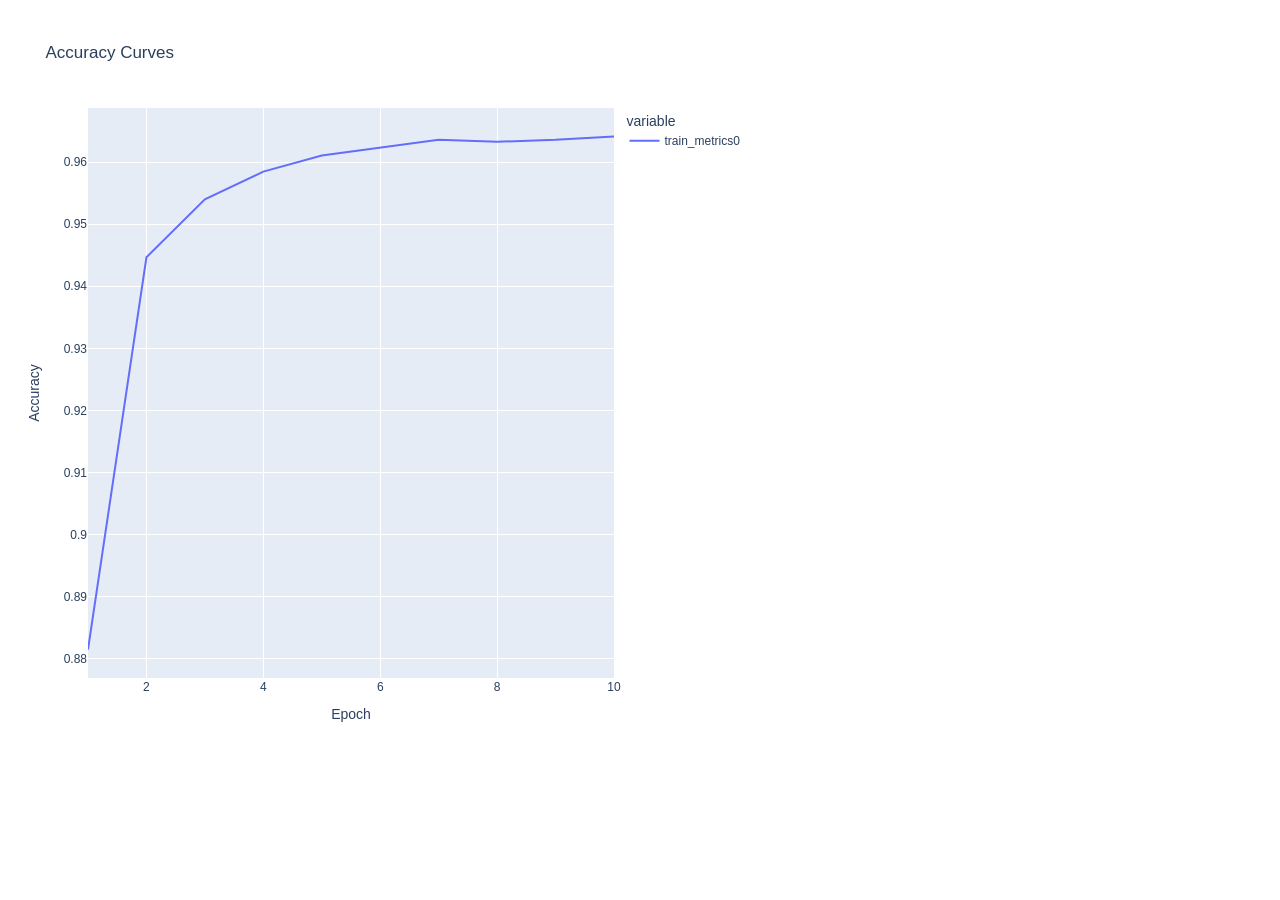
<file: portfolios/005-asl-detector-pytorch/accuracy_curve.html>
<!doctype html>

  <html>

  <head>

  <meta charset="utf-8" />

  <meta name="viewport" content="width=device-width, initial-scale=1.0" />

  </head>



  <body>

  <!-- <h3></h3> -->

  <div>                        <script type="text/javascript">window.PlotlyConfig = {MathJaxConfig: 'local'};</script>
        <script charset="utf-8" src="https://cdn.plot.ly/plotly-2.32.0.min.js"></script>                <div id="15304d31-d2cc-47fa-b353-c80897a2210c" class="plotly-graph-div" style="height:750px; width:750px;"></div>            <script type="text/javascript">                                    window.PLOTLYENV=window.PLOTLYENV || {};                                    if (document.getElementById("15304d31-d2cc-47fa-b353-c80897a2210c")) {                    Plotly.newPlot(                        "15304d31-d2cc-47fa-b353-c80897a2210c",                        [{"hovertemplate":"variable=train_metrics0\u003cbr\u003eepochs=%{x}\u003cbr\u003evalue=%{y}\u003cextra\u003e\u003c\u002fextra\u003e","legendgroup":"train_metrics0","line":{"color":"#636efa","dash":"solid"},"marker":{"symbol":"circle"},"mode":"lines","name":"train_metrics0","orientation":"v","showlegend":true,"x":[1,2,3,4,5,6,7,8,9,10],"xaxis":"x","y":[0.8814367651939392,0.9446781873703003,0.9540345072746277,0.9584827423095703,0.9610804319381714,0.9623218178749084,0.9636092185974121,0.9632988572120667,0.9636092185974121,0.9641494154930115],"yaxis":"y","type":"scatter"}],                        {"template":{"data":{"histogram2dcontour":[{"type":"histogram2dcontour","colorbar":{"outlinewidth":0,"ticks":""},"colorscale":[[0.0,"#0d0887"],[0.1111111111111111,"#46039f"],[0.2222222222222222,"#7201a8"],[0.3333333333333333,"#9c179e"],[0.4444444444444444,"#bd3786"],[0.5555555555555556,"#d8576b"],[0.6666666666666666,"#ed7953"],[0.7777777777777778,"#fb9f3a"],[0.8888888888888888,"#fdca26"],[1.0,"#f0f921"]]}],"choropleth":[{"type":"choropleth","colorbar":{"outlinewidth":0,"ticks":""}}],"histogram2d":[{"type":"histogram2d","colorbar":{"outlinewidth":0,"ticks":""},"colorscale":[[0.0,"#0d0887"],[0.1111111111111111,"#46039f"],[0.2222222222222222,"#7201a8"],[0.3333333333333333,"#9c179e"],[0.4444444444444444,"#bd3786"],[0.5555555555555556,"#d8576b"],[0.6666666666666666,"#ed7953"],[0.7777777777777778,"#fb9f3a"],[0.8888888888888888,"#fdca26"],[1.0,"#f0f921"]]}],"heatmap":[{"type":"heatmap","colorbar":{"outlinewidth":0,"ticks":""},"colorscale":[[0.0,"#0d0887"],[0.1111111111111111,"#46039f"],[0.2222222222222222,"#7201a8"],[0.3333333333333333,"#9c179e"],[0.4444444444444444,"#bd3786"],[0.5555555555555556,"#d8576b"],[0.6666666666666666,"#ed7953"],[0.7777777777777778,"#fb9f3a"],[0.8888888888888888,"#fdca26"],[1.0,"#f0f921"]]}],"heatmapgl":[{"type":"heatmapgl","colorbar":{"outlinewidth":0,"ticks":""},"colorscale":[[0.0,"#0d0887"],[0.1111111111111111,"#46039f"],[0.2222222222222222,"#7201a8"],[0.3333333333333333,"#9c179e"],[0.4444444444444444,"#bd3786"],[0.5555555555555556,"#d8576b"],[0.6666666666666666,"#ed7953"],[0.7777777777777778,"#fb9f3a"],[0.8888888888888888,"#fdca26"],[1.0,"#f0f921"]]}],"contourcarpet":[{"type":"contourcarpet","colorbar":{"outlinewidth":0,"ticks":""}}],"contour":[{"type":"contour","colorbar":{"outlinewidth":0,"ticks":""},"colorscale":[[0.0,"#0d0887"],[0.1111111111111111,"#46039f"],[0.2222222222222222,"#7201a8"],[0.3333333333333333,"#9c179e"],[0.4444444444444444,"#bd3786"],[0.5555555555555556,"#d8576b"],[0.6666666666666666,"#ed7953"],[0.7777777777777778,"#fb9f3a"],[0.8888888888888888,"#fdca26"],[1.0,"#f0f921"]]}],"surface":[{"type":"surface","colorbar":{"outlinewidth":0,"ticks":""},"colorscale":[[0.0,"#0d0887"],[0.1111111111111111,"#46039f"],[0.2222222222222222,"#7201a8"],[0.3333333333333333,"#9c179e"],[0.4444444444444444,"#bd3786"],[0.5555555555555556,"#d8576b"],[0.6666666666666666,"#ed7953"],[0.7777777777777778,"#fb9f3a"],[0.8888888888888888,"#fdca26"],[1.0,"#f0f921"]]}],"mesh3d":[{"type":"mesh3d","colorbar":{"outlinewidth":0,"ticks":""}}],"scatter":[{"fillpattern":{"fillmode":"overlay","size":10,"solidity":0.2},"type":"scatter"}],"parcoords":[{"type":"parcoords","line":{"colorbar":{"outlinewidth":0,"ticks":""}}}],"scatterpolargl":[{"type":"scatterpolargl","marker":{"colorbar":{"outlinewidth":0,"ticks":""}}}],"bar":[{"error_x":{"color":"#2a3f5f"},"error_y":{"color":"#2a3f5f"},"marker":{"line":{"color":"#E5ECF6","width":0.5},"pattern":{"fillmode":"overlay","size":10,"solidity":0.2}},"type":"bar"}],"scattergeo":[{"type":"scattergeo","marker":{"colorbar":{"outlinewidth":0,"ticks":""}}}],"scatterpolar":[{"type":"scatterpolar","marker":{"colorbar":{"outlinewidth":0,"ticks":""}}}],"histogram":[{"marker":{"pattern":{"fillmode":"overlay","size":10,"solidity":0.2}},"type":"histogram"}],"scattergl":[{"type":"scattergl","marker":{"colorbar":{"outlinewidth":0,"ticks":""}}}],"scatter3d":[{"type":"scatter3d","line":{"colorbar":{"outlinewidth":0,"ticks":""}},"marker":{"colorbar":{"outlinewidth":0,"ticks":""}}}],"scattermapbox":[{"type":"scattermapbox","marker":{"colorbar":{"outlinewidth":0,"ticks":""}}}],"scatterternary":[{"type":"scatterternary","marker":{"colorbar":{"outlinewidth":0,"ticks":""}}}],"scattercarpet":[{"type":"scattercarpet","marker":{"colorbar":{"outlinewidth":0,"ticks":""}}}],"carpet":[{"aaxis":{"endlinecolor":"#2a3f5f","gridcolor":"white","linecolor":"white","minorgridcolor":"white","startlinecolor":"#2a3f5f"},"baxis":{"endlinecolor":"#2a3f5f","gridcolor":"white","linecolor":"white","minorgridcolor":"white","startlinecolor":"#2a3f5f"},"type":"carpet"}],"table":[{"cells":{"fill":{"color":"#EBF0F8"},"line":{"color":"white"}},"header":{"fill":{"color":"#C8D4E3"},"line":{"color":"white"}},"type":"table"}],"barpolar":[{"marker":{"line":{"color":"#E5ECF6","width":0.5},"pattern":{"fillmode":"overlay","size":10,"solidity":0.2}},"type":"barpolar"}],"pie":[{"automargin":true,"type":"pie"}]},"layout":{"autotypenumbers":"strict","colorway":["#636efa","#EF553B","#00cc96","#ab63fa","#FFA15A","#19d3f3","#FF6692","#B6E880","#FF97FF","#FECB52"],"font":{"color":"#2a3f5f"},"hovermode":"closest","hoverlabel":{"align":"left"},"paper_bgcolor":"white","plot_bgcolor":"#E5ECF6","polar":{"bgcolor":"#E5ECF6","angularaxis":{"gridcolor":"white","linecolor":"white","ticks":""},"radialaxis":{"gridcolor":"white","linecolor":"white","ticks":""}},"ternary":{"bgcolor":"#E5ECF6","aaxis":{"gridcolor":"white","linecolor":"white","ticks":""},"baxis":{"gridcolor":"white","linecolor":"white","ticks":""},"caxis":{"gridcolor":"white","linecolor":"white","ticks":""}},"coloraxis":{"colorbar":{"outlinewidth":0,"ticks":""}},"colorscale":{"sequential":[[0.0,"#0d0887"],[0.1111111111111111,"#46039f"],[0.2222222222222222,"#7201a8"],[0.3333333333333333,"#9c179e"],[0.4444444444444444,"#bd3786"],[0.5555555555555556,"#d8576b"],[0.6666666666666666,"#ed7953"],[0.7777777777777778,"#fb9f3a"],[0.8888888888888888,"#fdca26"],[1.0,"#f0f921"]],"sequentialminus":[[0.0,"#0d0887"],[0.1111111111111111,"#46039f"],[0.2222222222222222,"#7201a8"],[0.3333333333333333,"#9c179e"],[0.4444444444444444,"#bd3786"],[0.5555555555555556,"#d8576b"],[0.6666666666666666,"#ed7953"],[0.7777777777777778,"#fb9f3a"],[0.8888888888888888,"#fdca26"],[1.0,"#f0f921"]],"diverging":[[0,"#8e0152"],[0.1,"#c51b7d"],[0.2,"#de77ae"],[0.3,"#f1b6da"],[0.4,"#fde0ef"],[0.5,"#f7f7f7"],[0.6,"#e6f5d0"],[0.7,"#b8e186"],[0.8,"#7fbc41"],[0.9,"#4d9221"],[1,"#276419"]]},"xaxis":{"gridcolor":"white","linecolor":"white","ticks":"","title":{"standoff":15},"zerolinecolor":"white","automargin":true,"zerolinewidth":2},"yaxis":{"gridcolor":"white","linecolor":"white","ticks":"","title":{"standoff":15},"zerolinecolor":"white","automargin":true,"zerolinewidth":2},"scene":{"xaxis":{"backgroundcolor":"#E5ECF6","gridcolor":"white","linecolor":"white","showbackground":true,"ticks":"","zerolinecolor":"white","gridwidth":2},"yaxis":{"backgroundcolor":"#E5ECF6","gridcolor":"white","linecolor":"white","showbackground":true,"ticks":"","zerolinecolor":"white","gridwidth":2},"zaxis":{"backgroundcolor":"#E5ECF6","gridcolor":"white","linecolor":"white","showbackground":true,"ticks":"","zerolinecolor":"white","gridwidth":2}},"shapedefaults":{"line":{"color":"#2a3f5f"}},"annotationdefaults":{"arrowcolor":"#2a3f5f","arrowhead":0,"arrowwidth":1},"geo":{"bgcolor":"white","landcolor":"#E5ECF6","subunitcolor":"white","showland":true,"showlakes":true,"lakecolor":"white"},"title":{"x":0.05},"mapbox":{"style":"light"}}},"xaxis":{"anchor":"y","domain":[0.0,1.0],"title":{"text":"Epoch"}},"yaxis":{"anchor":"x","domain":[0.0,1.0],"title":{"text":"Accuracy"}},"legend":{"title":{"text":"variable"},"tracegroupgap":0},"title":{"text":"Accuracy Curves"},"height":750,"width":750},                        {"responsive": true}                    )                };                            </script>        </div>

  </body>

  </head>
</file>
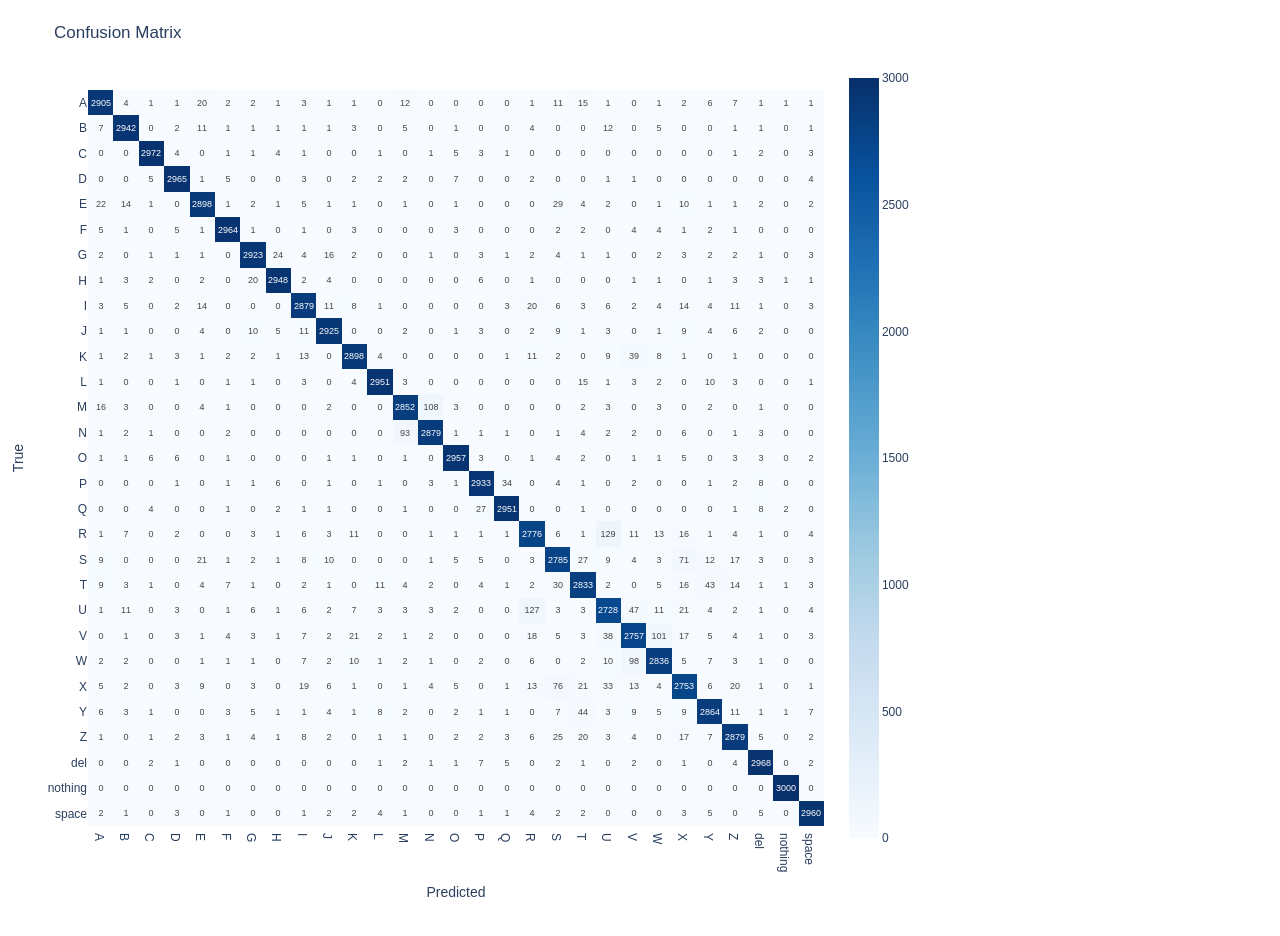
<file: portfolios/005-asl-detector-pytorch/confusion_matrix.html>
<!doctype html>

  <html>

  <head>

  <meta charset="utf-8" />

  <meta name="viewport" content="width=device-width, initial-scale=1.0" />

  </head>



  <body>

  <!-- <h3></h3> -->

  <div>                        <script type="text/javascript">window.PlotlyConfig = {MathJaxConfig: 'local'};</script>
        <script charset="utf-8" src="https://cdn.plot.ly/plotly-2.32.0.min.js"></script>                <div id="348c8813-4b8f-4cd7-9175-a3c0a8d7c072" class="plotly-graph-div" style="height:920px; width:920px;"></div>            <script type="text/javascript">                                    window.PLOTLYENV=window.PLOTLYENV || {};                                    if (document.getElementById("348c8813-4b8f-4cd7-9175-a3c0a8d7c072")) {                    Plotly.newPlot(                        "348c8813-4b8f-4cd7-9175-a3c0a8d7c072",                        [{"coloraxis":"coloraxis","name":"0","texttemplate":"%{z}","x":["A","B","C","D","E","F","G","H","I","J","K","L","M","N","O","P","Q","R","S","T","U","V","W","X","Y","Z","del","nothing","space"],"y":["A","B","C","D","E","F","G","H","I","J","K","L","M","N","O","P","Q","R","S","T","U","V","W","X","Y","Z","del","nothing","space"],"z":[[2905,4,1,1,20,2,2,1,3,1,1,0,12,0,0,0,0,1,11,15,1,0,1,2,6,7,1,1,1],[7,2942,0,2,11,1,1,1,1,1,3,0,5,0,1,0,0,4,0,0,12,0,5,0,0,1,1,0,1],[0,0,2972,4,0,1,1,4,1,0,0,1,0,1,5,3,1,0,0,0,0,0,0,0,0,1,2,0,3],[0,0,5,2965,1,5,0,0,3,0,2,2,2,0,7,0,0,2,0,0,1,1,0,0,0,0,0,0,4],[22,14,1,0,2898,1,2,1,5,1,1,0,1,0,1,0,0,0,29,4,2,0,1,10,1,1,2,0,2],[5,1,0,5,1,2964,1,0,1,0,3,0,0,0,3,0,0,0,2,2,0,4,4,1,2,1,0,0,0],[2,0,1,1,1,0,2923,24,4,16,2,0,0,1,0,3,1,2,4,1,1,0,2,3,2,2,1,0,3],[1,3,2,0,2,0,20,2948,2,4,0,0,0,0,0,6,0,1,0,0,0,1,1,0,1,3,3,1,1],[3,5,0,2,14,0,0,0,2879,11,8,1,0,0,0,0,3,20,6,3,6,2,4,14,4,11,1,0,3],[1,1,0,0,4,0,10,5,11,2925,0,0,2,0,1,3,0,2,9,1,3,0,1,9,4,6,2,0,0],[1,2,1,3,1,2,2,1,13,0,2898,4,0,0,0,0,1,11,2,0,9,39,8,1,0,1,0,0,0],[1,0,0,1,0,1,1,0,3,0,4,2951,3,0,0,0,0,0,0,15,1,3,2,0,10,3,0,0,1],[16,3,0,0,4,1,0,0,0,2,0,0,2852,108,3,0,0,0,0,2,3,0,3,0,2,0,1,0,0],[1,2,1,0,0,2,0,0,0,0,0,0,93,2879,1,1,1,0,1,4,2,2,0,6,0,1,3,0,0],[1,1,6,6,0,1,0,0,0,1,1,0,1,0,2957,3,0,1,4,2,0,1,1,5,0,3,3,0,2],[0,0,0,1,0,1,1,6,0,1,0,1,0,3,1,2933,34,0,4,1,0,2,0,0,1,2,8,0,0],[0,0,4,0,0,1,0,2,1,1,0,0,1,0,0,27,2951,0,0,1,0,0,0,0,0,1,8,2,0],[1,7,0,2,0,0,3,1,6,3,11,0,0,1,1,1,1,2776,6,1,129,11,13,16,1,4,1,0,4],[9,0,0,0,21,1,2,1,8,10,0,0,0,1,5,5,0,3,2785,27,9,4,3,71,12,17,3,0,3],[9,3,1,0,4,7,1,0,2,1,0,11,4,2,0,4,1,2,30,2833,2,0,5,16,43,14,1,1,3],[1,11,0,3,0,1,6,1,6,2,7,3,3,3,2,0,0,127,3,3,2728,47,11,21,4,2,1,0,4],[0,1,0,3,1,4,3,1,7,2,21,2,1,2,0,0,0,18,5,3,38,2757,101,17,5,4,1,0,3],[2,2,0,0,1,1,1,0,7,2,10,1,2,1,0,2,0,6,0,2,10,98,2836,5,7,3,1,0,0],[5,2,0,3,9,0,3,0,19,6,1,0,1,4,5,0,1,13,76,21,33,13,4,2753,6,20,1,0,1],[6,3,1,0,0,3,5,1,1,4,1,8,2,0,2,1,1,0,7,44,3,9,5,9,2864,11,1,1,7],[1,0,1,2,3,1,4,1,8,2,0,1,1,0,2,2,3,6,25,20,3,4,0,17,7,2879,5,0,2],[0,0,2,1,0,0,0,0,0,0,0,1,2,1,1,7,5,0,2,1,0,2,0,1,0,4,2968,0,2],[0,0,0,0,0,0,0,0,0,0,0,0,0,0,0,0,0,0,0,0,0,0,0,0,0,0,0,3000,0],[2,1,0,3,0,1,0,0,1,2,2,4,1,0,0,1,1,4,2,2,0,0,0,3,5,0,5,0,2960]],"type":"heatmap","xaxis":"x","yaxis":"y","hovertemplate":"Predicted: %{x}\u003cbr\u003eTrue: %{y}\u003cbr\u003ecolor: %{z}\u003cextra\u003e\u003c\u002fextra\u003e"}],                        {"template":{"data":{"histogram2dcontour":[{"type":"histogram2dcontour","colorbar":{"outlinewidth":0,"ticks":""},"colorscale":[[0.0,"#0d0887"],[0.1111111111111111,"#46039f"],[0.2222222222222222,"#7201a8"],[0.3333333333333333,"#9c179e"],[0.4444444444444444,"#bd3786"],[0.5555555555555556,"#d8576b"],[0.6666666666666666,"#ed7953"],[0.7777777777777778,"#fb9f3a"],[0.8888888888888888,"#fdca26"],[1.0,"#f0f921"]]}],"choropleth":[{"type":"choropleth","colorbar":{"outlinewidth":0,"ticks":""}}],"histogram2d":[{"type":"histogram2d","colorbar":{"outlinewidth":0,"ticks":""},"colorscale":[[0.0,"#0d0887"],[0.1111111111111111,"#46039f"],[0.2222222222222222,"#7201a8"],[0.3333333333333333,"#9c179e"],[0.4444444444444444,"#bd3786"],[0.5555555555555556,"#d8576b"],[0.6666666666666666,"#ed7953"],[0.7777777777777778,"#fb9f3a"],[0.8888888888888888,"#fdca26"],[1.0,"#f0f921"]]}],"heatmap":[{"type":"heatmap","colorbar":{"outlinewidth":0,"ticks":""},"colorscale":[[0.0,"#0d0887"],[0.1111111111111111,"#46039f"],[0.2222222222222222,"#7201a8"],[0.3333333333333333,"#9c179e"],[0.4444444444444444,"#bd3786"],[0.5555555555555556,"#d8576b"],[0.6666666666666666,"#ed7953"],[0.7777777777777778,"#fb9f3a"],[0.8888888888888888,"#fdca26"],[1.0,"#f0f921"]]}],"heatmapgl":[{"type":"heatmapgl","colorbar":{"outlinewidth":0,"ticks":""},"colorscale":[[0.0,"#0d0887"],[0.1111111111111111,"#46039f"],[0.2222222222222222,"#7201a8"],[0.3333333333333333,"#9c179e"],[0.4444444444444444,"#bd3786"],[0.5555555555555556,"#d8576b"],[0.6666666666666666,"#ed7953"],[0.7777777777777778,"#fb9f3a"],[0.8888888888888888,"#fdca26"],[1.0,"#f0f921"]]}],"contourcarpet":[{"type":"contourcarpet","colorbar":{"outlinewidth":0,"ticks":""}}],"contour":[{"type":"contour","colorbar":{"outlinewidth":0,"ticks":""},"colorscale":[[0.0,"#0d0887"],[0.1111111111111111,"#46039f"],[0.2222222222222222,"#7201a8"],[0.3333333333333333,"#9c179e"],[0.4444444444444444,"#bd3786"],[0.5555555555555556,"#d8576b"],[0.6666666666666666,"#ed7953"],[0.7777777777777778,"#fb9f3a"],[0.8888888888888888,"#fdca26"],[1.0,"#f0f921"]]}],"surface":[{"type":"surface","colorbar":{"outlinewidth":0,"ticks":""},"colorscale":[[0.0,"#0d0887"],[0.1111111111111111,"#46039f"],[0.2222222222222222,"#7201a8"],[0.3333333333333333,"#9c179e"],[0.4444444444444444,"#bd3786"],[0.5555555555555556,"#d8576b"],[0.6666666666666666,"#ed7953"],[0.7777777777777778,"#fb9f3a"],[0.8888888888888888,"#fdca26"],[1.0,"#f0f921"]]}],"mesh3d":[{"type":"mesh3d","colorbar":{"outlinewidth":0,"ticks":""}}],"scatter":[{"fillpattern":{"fillmode":"overlay","size":10,"solidity":0.2},"type":"scatter"}],"parcoords":[{"type":"parcoords","line":{"colorbar":{"outlinewidth":0,"ticks":""}}}],"scatterpolargl":[{"type":"scatterpolargl","marker":{"colorbar":{"outlinewidth":0,"ticks":""}}}],"bar":[{"error_x":{"color":"#2a3f5f"},"error_y":{"color":"#2a3f5f"},"marker":{"line":{"color":"#E5ECF6","width":0.5},"pattern":{"fillmode":"overlay","size":10,"solidity":0.2}},"type":"bar"}],"scattergeo":[{"type":"scattergeo","marker":{"colorbar":{"outlinewidth":0,"ticks":""}}}],"scatterpolar":[{"type":"scatterpolar","marker":{"colorbar":{"outlinewidth":0,"ticks":""}}}],"histogram":[{"marker":{"pattern":{"fillmode":"overlay","size":10,"solidity":0.2}},"type":"histogram"}],"scattergl":[{"type":"scattergl","marker":{"colorbar":{"outlinewidth":0,"ticks":""}}}],"scatter3d":[{"type":"scatter3d","line":{"colorbar":{"outlinewidth":0,"ticks":""}},"marker":{"colorbar":{"outlinewidth":0,"ticks":""}}}],"scattermapbox":[{"type":"scattermapbox","marker":{"colorbar":{"outlinewidth":0,"ticks":""}}}],"scatterternary":[{"type":"scatterternary","marker":{"colorbar":{"outlinewidth":0,"ticks":""}}}],"scattercarpet":[{"type":"scattercarpet","marker":{"colorbar":{"outlinewidth":0,"ticks":""}}}],"carpet":[{"aaxis":{"endlinecolor":"#2a3f5f","gridcolor":"white","linecolor":"white","minorgridcolor":"white","startlinecolor":"#2a3f5f"},"baxis":{"endlinecolor":"#2a3f5f","gridcolor":"white","linecolor":"white","minorgridcolor":"white","startlinecolor":"#2a3f5f"},"type":"carpet"}],"table":[{"cells":{"fill":{"color":"#EBF0F8"},"line":{"color":"white"}},"header":{"fill":{"color":"#C8D4E3"},"line":{"color":"white"}},"type":"table"}],"barpolar":[{"marker":{"line":{"color":"#E5ECF6","width":0.5},"pattern":{"fillmode":"overlay","size":10,"solidity":0.2}},"type":"barpolar"}],"pie":[{"automargin":true,"type":"pie"}]},"layout":{"autotypenumbers":"strict","colorway":["#636efa","#EF553B","#00cc96","#ab63fa","#FFA15A","#19d3f3","#FF6692","#B6E880","#FF97FF","#FECB52"],"font":{"color":"#2a3f5f"},"hovermode":"closest","hoverlabel":{"align":"left"},"paper_bgcolor":"white","plot_bgcolor":"#E5ECF6","polar":{"bgcolor":"#E5ECF6","angularaxis":{"gridcolor":"white","linecolor":"white","ticks":""},"radialaxis":{"gridcolor":"white","linecolor":"white","ticks":""}},"ternary":{"bgcolor":"#E5ECF6","aaxis":{"gridcolor":"white","linecolor":"white","ticks":""},"baxis":{"gridcolor":"white","linecolor":"white","ticks":""},"caxis":{"gridcolor":"white","linecolor":"white","ticks":""}},"coloraxis":{"colorbar":{"outlinewidth":0,"ticks":""}},"colorscale":{"sequential":[[0.0,"#0d0887"],[0.1111111111111111,"#46039f"],[0.2222222222222222,"#7201a8"],[0.3333333333333333,"#9c179e"],[0.4444444444444444,"#bd3786"],[0.5555555555555556,"#d8576b"],[0.6666666666666666,"#ed7953"],[0.7777777777777778,"#fb9f3a"],[0.8888888888888888,"#fdca26"],[1.0,"#f0f921"]],"sequentialminus":[[0.0,"#0d0887"],[0.1111111111111111,"#46039f"],[0.2222222222222222,"#7201a8"],[0.3333333333333333,"#9c179e"],[0.4444444444444444,"#bd3786"],[0.5555555555555556,"#d8576b"],[0.6666666666666666,"#ed7953"],[0.7777777777777778,"#fb9f3a"],[0.8888888888888888,"#fdca26"],[1.0,"#f0f921"]],"diverging":[[0,"#8e0152"],[0.1,"#c51b7d"],[0.2,"#de77ae"],[0.3,"#f1b6da"],[0.4,"#fde0ef"],[0.5,"#f7f7f7"],[0.6,"#e6f5d0"],[0.7,"#b8e186"],[0.8,"#7fbc41"],[0.9,"#4d9221"],[1,"#276419"]]},"xaxis":{"gridcolor":"white","linecolor":"white","ticks":"","title":{"standoff":15},"zerolinecolor":"white","automargin":true,"zerolinewidth":2},"yaxis":{"gridcolor":"white","linecolor":"white","ticks":"","title":{"standoff":15},"zerolinecolor":"white","automargin":true,"zerolinewidth":2},"scene":{"xaxis":{"backgroundcolor":"#E5ECF6","gridcolor":"white","linecolor":"white","showbackground":true,"ticks":"","zerolinecolor":"white","gridwidth":2},"yaxis":{"backgroundcolor":"#E5ECF6","gridcolor":"white","linecolor":"white","showbackground":true,"ticks":"","zerolinecolor":"white","gridwidth":2},"zaxis":{"backgroundcolor":"#E5ECF6","gridcolor":"white","linecolor":"white","showbackground":true,"ticks":"","zerolinecolor":"white","gridwidth":2}},"shapedefaults":{"line":{"color":"#2a3f5f"}},"annotationdefaults":{"arrowcolor":"#2a3f5f","arrowhead":0,"arrowwidth":1},"geo":{"bgcolor":"white","landcolor":"#E5ECF6","subunitcolor":"white","showland":true,"showlakes":true,"lakecolor":"white"},"title":{"x":0.05},"mapbox":{"style":"light"}}},"xaxis":{"anchor":"y","domain":[0.0,1.0],"scaleanchor":"y","constrain":"domain","title":{"text":"Predicted"}},"yaxis":{"anchor":"x","domain":[0.0,1.0],"autorange":"reversed","constrain":"domain","title":{"text":"True"}},"coloraxis":{"colorscale":[[0.0,"rgb(247,251,255)"],[0.125,"rgb(222,235,247)"],[0.25,"rgb(198,219,239)"],[0.375,"rgb(158,202,225)"],[0.5,"rgb(107,174,214)"],[0.625,"rgb(66,146,198)"],[0.75,"rgb(33,113,181)"],[0.875,"rgb(8,81,156)"],[1.0,"rgb(8,48,107)"]]},"margin":{"t":60},"height":920,"width":920,"title":{"text":"Confusion Matrix"}},                        {"responsive": true}                    )                };                            </script>        </div>

  </body>

  </head>
</file>
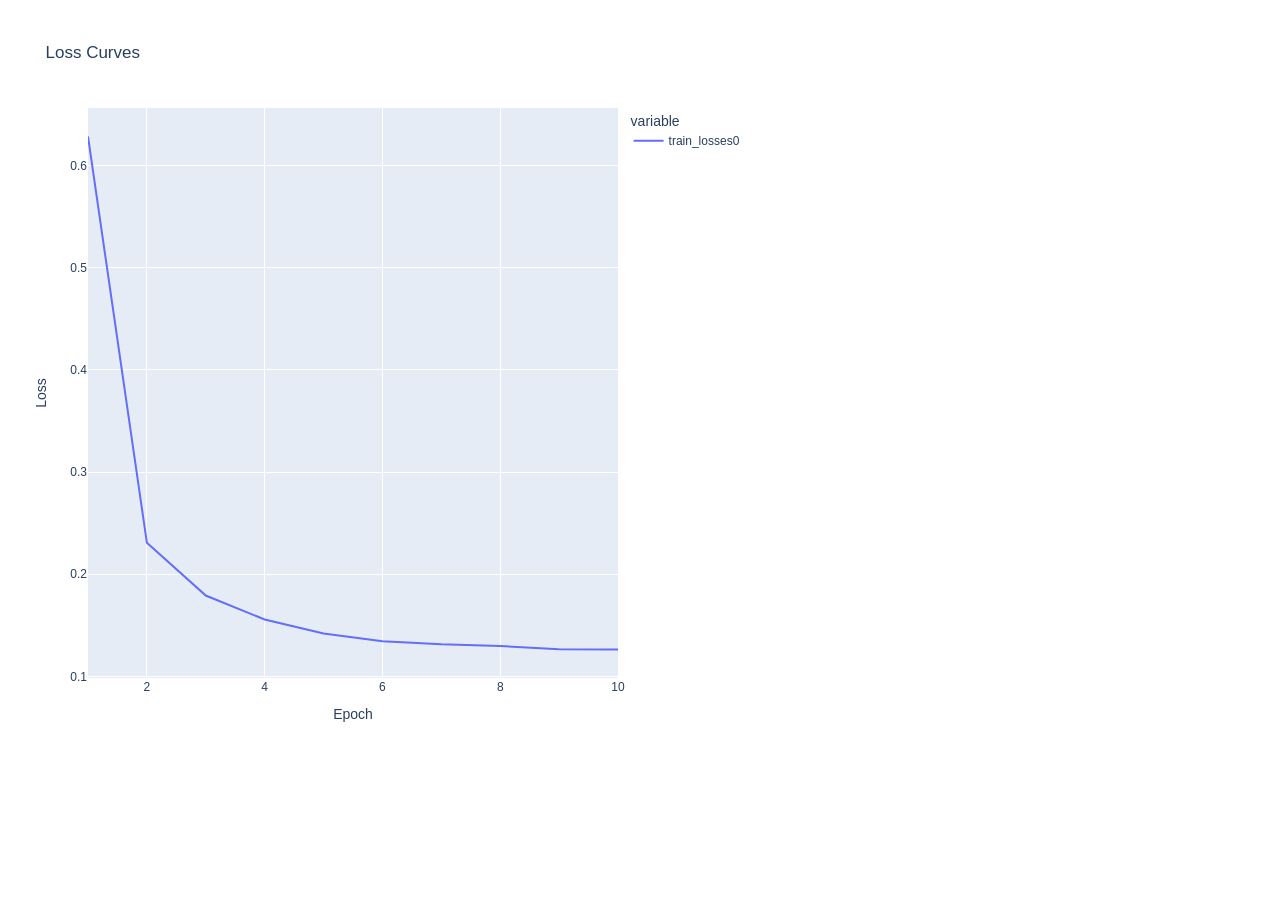
<file: portfolios/005-asl-detector-pytorch/loss_curve.html>
<!doctype html>

  <html>

  <head>

  <meta charset="utf-8" />

  <meta name="viewport" content="width=device-width, initial-scale=1.0" />

  </head>



  <body>

  <!-- <h3></h3> -->

  <div>                        <script type="text/javascript">window.PlotlyConfig = {MathJaxConfig: 'local'};</script>
        <script charset="utf-8" src="https://cdn.plot.ly/plotly-2.32.0.min.js"></script>                <div id="d3481317-b667-4789-b747-9a870fb351ea" class="plotly-graph-div" style="height:750px; width:750px;"></div>            <script type="text/javascript">                                    window.PLOTLYENV=window.PLOTLYENV || {};                                    if (document.getElementById("d3481317-b667-4789-b747-9a870fb351ea")) {                    Plotly.newPlot(                        "d3481317-b667-4789-b747-9a870fb351ea",                        [{"hovertemplate":"variable=train_losses0\u003cbr\u003eepochs=%{x}\u003cbr\u003evalue=%{y}\u003cextra\u003e\u003c\u002fextra\u003e","legendgroup":"train_losses0","line":{"color":"#636efa","dash":"solid"},"marker":{"symbol":"circle"},"mode":"lines","name":"train_losses0","orientation":"v","showlegend":true,"x":[1,2,3,4,5,6,7,8,9,10],"xaxis":"x","y":[0.628492534160614,0.23077544569969177,0.17919771373271942,0.15571074187755585,0.1420092135667801,0.13457515835762024,0.13150125741958618,0.12984727323055267,0.12675471603870392,0.126390740275383],"yaxis":"y","type":"scatter"}],                        {"template":{"data":{"histogram2dcontour":[{"type":"histogram2dcontour","colorbar":{"outlinewidth":0,"ticks":""},"colorscale":[[0.0,"#0d0887"],[0.1111111111111111,"#46039f"],[0.2222222222222222,"#7201a8"],[0.3333333333333333,"#9c179e"],[0.4444444444444444,"#bd3786"],[0.5555555555555556,"#d8576b"],[0.6666666666666666,"#ed7953"],[0.7777777777777778,"#fb9f3a"],[0.8888888888888888,"#fdca26"],[1.0,"#f0f921"]]}],"choropleth":[{"type":"choropleth","colorbar":{"outlinewidth":0,"ticks":""}}],"histogram2d":[{"type":"histogram2d","colorbar":{"outlinewidth":0,"ticks":""},"colorscale":[[0.0,"#0d0887"],[0.1111111111111111,"#46039f"],[0.2222222222222222,"#7201a8"],[0.3333333333333333,"#9c179e"],[0.4444444444444444,"#bd3786"],[0.5555555555555556,"#d8576b"],[0.6666666666666666,"#ed7953"],[0.7777777777777778,"#fb9f3a"],[0.8888888888888888,"#fdca26"],[1.0,"#f0f921"]]}],"heatmap":[{"type":"heatmap","colorbar":{"outlinewidth":0,"ticks":""},"colorscale":[[0.0,"#0d0887"],[0.1111111111111111,"#46039f"],[0.2222222222222222,"#7201a8"],[0.3333333333333333,"#9c179e"],[0.4444444444444444,"#bd3786"],[0.5555555555555556,"#d8576b"],[0.6666666666666666,"#ed7953"],[0.7777777777777778,"#fb9f3a"],[0.8888888888888888,"#fdca26"],[1.0,"#f0f921"]]}],"heatmapgl":[{"type":"heatmapgl","colorbar":{"outlinewidth":0,"ticks":""},"colorscale":[[0.0,"#0d0887"],[0.1111111111111111,"#46039f"],[0.2222222222222222,"#7201a8"],[0.3333333333333333,"#9c179e"],[0.4444444444444444,"#bd3786"],[0.5555555555555556,"#d8576b"],[0.6666666666666666,"#ed7953"],[0.7777777777777778,"#fb9f3a"],[0.8888888888888888,"#fdca26"],[1.0,"#f0f921"]]}],"contourcarpet":[{"type":"contourcarpet","colorbar":{"outlinewidth":0,"ticks":""}}],"contour":[{"type":"contour","colorbar":{"outlinewidth":0,"ticks":""},"colorscale":[[0.0,"#0d0887"],[0.1111111111111111,"#46039f"],[0.2222222222222222,"#7201a8"],[0.3333333333333333,"#9c179e"],[0.4444444444444444,"#bd3786"],[0.5555555555555556,"#d8576b"],[0.6666666666666666,"#ed7953"],[0.7777777777777778,"#fb9f3a"],[0.8888888888888888,"#fdca26"],[1.0,"#f0f921"]]}],"surface":[{"type":"surface","colorbar":{"outlinewidth":0,"ticks":""},"colorscale":[[0.0,"#0d0887"],[0.1111111111111111,"#46039f"],[0.2222222222222222,"#7201a8"],[0.3333333333333333,"#9c179e"],[0.4444444444444444,"#bd3786"],[0.5555555555555556,"#d8576b"],[0.6666666666666666,"#ed7953"],[0.7777777777777778,"#fb9f3a"],[0.8888888888888888,"#fdca26"],[1.0,"#f0f921"]]}],"mesh3d":[{"type":"mesh3d","colorbar":{"outlinewidth":0,"ticks":""}}],"scatter":[{"fillpattern":{"fillmode":"overlay","size":10,"solidity":0.2},"type":"scatter"}],"parcoords":[{"type":"parcoords","line":{"colorbar":{"outlinewidth":0,"ticks":""}}}],"scatterpolargl":[{"type":"scatterpolargl","marker":{"colorbar":{"outlinewidth":0,"ticks":""}}}],"bar":[{"error_x":{"color":"#2a3f5f"},"error_y":{"color":"#2a3f5f"},"marker":{"line":{"color":"#E5ECF6","width":0.5},"pattern":{"fillmode":"overlay","size":10,"solidity":0.2}},"type":"bar"}],"scattergeo":[{"type":"scattergeo","marker":{"colorbar":{"outlinewidth":0,"ticks":""}}}],"scatterpolar":[{"type":"scatterpolar","marker":{"colorbar":{"outlinewidth":0,"ticks":""}}}],"histogram":[{"marker":{"pattern":{"fillmode":"overlay","size":10,"solidity":0.2}},"type":"histogram"}],"scattergl":[{"type":"scattergl","marker":{"colorbar":{"outlinewidth":0,"ticks":""}}}],"scatter3d":[{"type":"scatter3d","line":{"colorbar":{"outlinewidth":0,"ticks":""}},"marker":{"colorbar":{"outlinewidth":0,"ticks":""}}}],"scattermapbox":[{"type":"scattermapbox","marker":{"colorbar":{"outlinewidth":0,"ticks":""}}}],"scatterternary":[{"type":"scatterternary","marker":{"colorbar":{"outlinewidth":0,"ticks":""}}}],"scattercarpet":[{"type":"scattercarpet","marker":{"colorbar":{"outlinewidth":0,"ticks":""}}}],"carpet":[{"aaxis":{"endlinecolor":"#2a3f5f","gridcolor":"white","linecolor":"white","minorgridcolor":"white","startlinecolor":"#2a3f5f"},"baxis":{"endlinecolor":"#2a3f5f","gridcolor":"white","linecolor":"white","minorgridcolor":"white","startlinecolor":"#2a3f5f"},"type":"carpet"}],"table":[{"cells":{"fill":{"color":"#EBF0F8"},"line":{"color":"white"}},"header":{"fill":{"color":"#C8D4E3"},"line":{"color":"white"}},"type":"table"}],"barpolar":[{"marker":{"line":{"color":"#E5ECF6","width":0.5},"pattern":{"fillmode":"overlay","size":10,"solidity":0.2}},"type":"barpolar"}],"pie":[{"automargin":true,"type":"pie"}]},"layout":{"autotypenumbers":"strict","colorway":["#636efa","#EF553B","#00cc96","#ab63fa","#FFA15A","#19d3f3","#FF6692","#B6E880","#FF97FF","#FECB52"],"font":{"color":"#2a3f5f"},"hovermode":"closest","hoverlabel":{"align":"left"},"paper_bgcolor":"white","plot_bgcolor":"#E5ECF6","polar":{"bgcolor":"#E5ECF6","angularaxis":{"gridcolor":"white","linecolor":"white","ticks":""},"radialaxis":{"gridcolor":"white","linecolor":"white","ticks":""}},"ternary":{"bgcolor":"#E5ECF6","aaxis":{"gridcolor":"white","linecolor":"white","ticks":""},"baxis":{"gridcolor":"white","linecolor":"white","ticks":""},"caxis":{"gridcolor":"white","linecolor":"white","ticks":""}},"coloraxis":{"colorbar":{"outlinewidth":0,"ticks":""}},"colorscale":{"sequential":[[0.0,"#0d0887"],[0.1111111111111111,"#46039f"],[0.2222222222222222,"#7201a8"],[0.3333333333333333,"#9c179e"],[0.4444444444444444,"#bd3786"],[0.5555555555555556,"#d8576b"],[0.6666666666666666,"#ed7953"],[0.7777777777777778,"#fb9f3a"],[0.8888888888888888,"#fdca26"],[1.0,"#f0f921"]],"sequentialminus":[[0.0,"#0d0887"],[0.1111111111111111,"#46039f"],[0.2222222222222222,"#7201a8"],[0.3333333333333333,"#9c179e"],[0.4444444444444444,"#bd3786"],[0.5555555555555556,"#d8576b"],[0.6666666666666666,"#ed7953"],[0.7777777777777778,"#fb9f3a"],[0.8888888888888888,"#fdca26"],[1.0,"#f0f921"]],"diverging":[[0,"#8e0152"],[0.1,"#c51b7d"],[0.2,"#de77ae"],[0.3,"#f1b6da"],[0.4,"#fde0ef"],[0.5,"#f7f7f7"],[0.6,"#e6f5d0"],[0.7,"#b8e186"],[0.8,"#7fbc41"],[0.9,"#4d9221"],[1,"#276419"]]},"xaxis":{"gridcolor":"white","linecolor":"white","ticks":"","title":{"standoff":15},"zerolinecolor":"white","automargin":true,"zerolinewidth":2},"yaxis":{"gridcolor":"white","linecolor":"white","ticks":"","title":{"standoff":15},"zerolinecolor":"white","automargin":true,"zerolinewidth":2},"scene":{"xaxis":{"backgroundcolor":"#E5ECF6","gridcolor":"white","linecolor":"white","showbackground":true,"ticks":"","zerolinecolor":"white","gridwidth":2},"yaxis":{"backgroundcolor":"#E5ECF6","gridcolor":"white","linecolor":"white","showbackground":true,"ticks":"","zerolinecolor":"white","gridwidth":2},"zaxis":{"backgroundcolor":"#E5ECF6","gridcolor":"white","linecolor":"white","showbackground":true,"ticks":"","zerolinecolor":"white","gridwidth":2}},"shapedefaults":{"line":{"color":"#2a3f5f"}},"annotationdefaults":{"arrowcolor":"#2a3f5f","arrowhead":0,"arrowwidth":1},"geo":{"bgcolor":"white","landcolor":"#E5ECF6","subunitcolor":"white","showland":true,"showlakes":true,"lakecolor":"white"},"title":{"x":0.05},"mapbox":{"style":"light"}}},"xaxis":{"anchor":"y","domain":[0.0,1.0],"title":{"text":"Epoch"}},"yaxis":{"anchor":"x","domain":[0.0,1.0],"title":{"text":"Loss"}},"legend":{"title":{"text":"variable"},"tracegroupgap":0},"title":{"text":"Loss Curves"},"height":750,"width":750},                        {"responsive": true}                    )                };                            </script>        </div>

  </body>

  </head>
</file>
<file: css/style.css>
/*! HTML5 Boilerplate v9.0.1 | MIT License | https://html5boilerplate.com/ */

/* main.css 3.0.0 | MIT License | https://github.com/h5bp/main.css#readme */
/*
 * What follows is the result of much research on cross-browser styling.
 * Credit left inline and big thanks to Nicolas Gallagher, Jonathan Neal,
 * Kroc Camen, and the H5BP dev community and team.
 */

/* ==========================================================================
   Base styles: opinionated defaults
   ========================================================================== */

html {
  color: #222;
  font-size: 1em;
  line-height: 1.4;
}

/*
 * Remove text-shadow in selection highlight:
 * https://twitter.com/miketaylr/status/12228805301
 *
 * Customize the background color to match your design.
 */

::-moz-selection {
  background: #b3d4fc;
  text-shadow: none;
}

::selection {
  background: #b3d4fc;
  text-shadow: none;
}

/*
 * A better looking default horizontal rule
 */

hr {
  display: block;
  height: 1px;
  border: 0;
  border-top: 1px solid #ccc;
  margin: 1em 0;
  padding: 0;
}

/*
 * Remove the gap between audio, canvas, iframes,
 * images, videos and the bottom of their containers:
 * https://github.com/h5bp/html5-boilerplate/issues/440
 */

audio,
canvas,
iframe,
img,
svg,
video {
  vertical-align: middle;
}

/*
 * Remove default fieldset styles.
 */

fieldset {
  border: 0;
  margin: 0;
  padding: 0;
}

/*
 * Allow only vertical resizing of textareas.
 */

textarea {
  resize: vertical;
}

/* ==========================================================================
   Author's custom styles
   ========================================================================== */

/* ==========================================================================
   Helper classes
   ========================================================================== */

/*
 * Hide visually and from screen readers
 */

.hidden,
[hidden] {
  display: none !important;
}

/*
 * Hide only visually, but have it available for screen readers:
 * https://snook.ca/archives/html_and_css/hiding-content-for-accessibility
 *
 * 1. For long content, line feeds are not interpreted as spaces and small width
 *    causes content to wrap 1 word per line:
 *    https://medium.com/@jessebeach/beware-smushed-off-screen-accessible-text-5952a4c2cbfe
 */

.visually-hidden {
  border: 0;
  clip: rect(0, 0, 0, 0);
  height: 1px;
  margin: -1px;
  overflow: hidden;
  padding: 0;
  position: absolute;
  white-space: nowrap;
  width: 1px;
  /* 1 */
}

/*
 * Extends the .visually-hidden class to allow the element
 * to be focusable when navigated to via the keyboard:
 * https://www.drupal.org/node/897638
 */

.visually-hidden.focusable:active,
.visually-hidden.focusable:focus {
  clip: auto;
  height: auto;
  margin: 0;
  overflow: visible;
  position: static;
  white-space: inherit;
  width: auto;
}

/*
 * Hide visually and from screen readers, but maintain layout
 */

.invisible {
  visibility: hidden;
}

/*
 * Clearfix: contain floats
 *
 * The use of `table` rather than `block` is only necessary if using
 * `::before` to contain the top-margins of child elements.
 */

.clearfix::before,
.clearfix::after {
  content: "";
  display: table;
}

.clearfix::after {
  clear: both;
}

/* ==========================================================================
   EXAMPLE Media Queries for Responsive Design.
   These examples override the primary ('mobile first') styles.
   Modify as content requires.
   ========================================================================== */

@media only screen and (min-width: 35em) {
  /* Style adjustments for viewports that meet the condition */
}

@media print,
(-webkit-min-device-pixel-ratio: 1.25),
(min-resolution: 1.25dppx),
(min-resolution: 120dpi) {
  /* Style adjustments for high resolution devices */
}

/* ==========================================================================
   Print styles.
   Inlined to avoid the additional HTTP request:
   https://www.phpied.com/delay-loading-your-print-css/
   ========================================================================== */

@media print {

  *,
  *::before,
  *::after {
    background: #fff !important;
    color: #000 !important;
    /* Black prints faster */
    box-shadow: none !important;
    text-shadow: none !important;
  }

  a,
  a:visited {
    text-decoration: underline;
  }

  a[href]::after {
    content: " (" attr(href) ")";
  }

  abbr[title]::after {
    content: " (" attr(title) ")";
  }

  /*
   * Don't show links that are fragment identifiers,
   * or use the `javascript:` pseudo protocol
   */
  a[href^="#"]::after,
  a[href^="javascript:"]::after {
    content: "";
  }

  pre {
    white-space: pre-wrap !important;
  }

  pre,
  blockquote {
    border: 1px solid #999;
    page-break-inside: avoid;
  }

  tr,
  img {
    page-break-inside: avoid;
  }

  p,
  h2,
  h3 {
    orphans: 3;
    widows: 3;
  }

  h2,
  h3 {
    page-break-after: avoid;
  }
}

/* Common */
html,
body {
  height: 100%;
  margin: 0;
  padding: 0;
}

* {
  box-sizing: border-box;
}

body::before {
  content: "";
  position: fixed;
  top: 0;
  left: 0;
  width: 100%;
  height: 100%;
  z-index: -1;
  background-image: radial-gradient(circle at 77% 50%, #054958 0%, #000000 79%);
  /* filter: blur(8px); */
}

body {
  /* display: flex; */
  font-family: "Caladea";
  background-color: rgba(0, 0, 0, 0.4);
  position: relative;
  overflow-x: hidden;
  overflow-y: scroll;
}

body::-webkit-scrollbar {
  width: 8px;
}

body::-webkit-scrollbar-track {
  background: rgba(1, 50, 60, 0);
  border-radius: 4px;
}

body::-webkit-scrollbar-thumb {
  background: rgba(1, 50, 60, 0.8);
  border-radius: 4px;
}

body::-webkit-scrollbar-thumb:hover {
  background: rgba(5, 73, 88, 0.6);
}

.container {
  display: flex;
  flex-direction: column;
  position: relative;
  /* backdrop-filter: blur(100px); */
  max-width: 100vw;
  width: 100%;
  margin: 0;
  padding: 0;
  display: flex;
  flex-direction: column;
  align-items: center;
  text-align: center;
  height: auto;
}

.index-container {
  display: flex;
  flex-direction: column;
  position: relative;
  /* backdrop-filter: blur(10px); */
  max-width: 100vw;
  /* width: 100vw; */
  margin: 0;
  padding: 0;
  align-items: center;
  text-align: center;
  height: auto;
}

/* .navbar {
  background-color: #ffffff;
  height: 40px;
  display: flex;
  align-items: center;
  position: sticky;
  width: 100%;
  z-index: 1;
  transition: all 0.3s ease;
  justify-content: space-between;
  padding: 0 20px;
} */

/* Desktop Navbar */
.header {
  position: sticky;
  top: 0;
  z-index: 1000;
}

.desktop-navbar {
  background-color: #ffffff;
  height: 40px;
  display: none;
  align-items: center;
  position: sticky;
  width: 100%;
  justify-content: left;
  padding: 0 10px;
  z-index: 1000;
  top: 0;
}

.desktop-navbar ul {
  list-style: none;
  margin: 0;
  padding: 0;
  display: flex;
  justify-content: space-between;
}

.desktop-navbar li {
  margin-left: 10px;
}

/* .navbar-menu li {
  margin-left: 20px;
} */

.navbar ul {
  display: flex;
  justify-content: center;
  padding: 0;
  margin: 0;
}

.navbar li {
  list-style: none;
}

.navbar li a {
  padding: 10px;
  text-decoration: none;
  color: #000000;
  transition: color 0.3s ease;
}

a.nav-link.active {
  font-weight: bold;
  color: #054958;
  text-decoration: none;
}

.nav-link {
  color: #000000;
  transition: color 0.3s ease;
}

.nav-link:hover {
  color: #54c5eb;
  text-decoration: none;
}

/* Mobile Navbar Styles */
.mobile-navbar {
  display: none;
  height: 10px;
  display: flex;
  align-items: center;
  position: sticky;
  width: 100%;
  /* height: 100%; */
  justify-content: right;
  padding: 20px 20px;
  z-index: 1000;
  top: 0;
  backdrop-filter: blur(10px);
  background-color: radial-gradient(circle at 77% 50%, #054958 0%, #000000 79%);
}

.fa-solid.fa-bars {
  color: #ffffff;
}

.menu-toggle {
  display: block;
  cursor: pointer;
  position: absolute;
  right: 20px;
  justify-content: center;
}

#menu-toggle {
  visibility: hidden;
  opacity: 0;
  position: absolute;
}

.mobile-navbar-menu {
  display: none;
  flex-direction: column;
  position: absolute;
  top: 40px;
  left: 0;
  background-color: #ffffff;
  width: 100%;
  padding: 20px;
  border-radius: 15px;
  box-shadow: 0 0 10px rgba(0, 0, 0, 0.2);
  z-index: 1000;
}

#menu-toggle:checked+.menu-toggle+.mobile-navbar-menu {
  display: none;
}

.navbar ul li a.nav-link.active,
.desktop-navbar ul li a.nav-link.active,
.mobile-navbar-menu li a.nav-link.active {
  font-weight: bold;
  color: #054958 !important;
  text-decoration: none;
}

.navbar ul li a.nav-link.active:hover,
.desktop-navbar ul li a.nav-link.active:hover,
.mobile-navbar-menu li a.nav-link.active:hover {
  color: #054958 !important;
}

/* Just Learning */
.just-learning.index {
  color: darkgrey;
  font-style: italic;
  text-align: center;
  margin-top: 3rem;
}

.just-learning {
  color: darkgrey;
  font-style: italic;
  text-align: center;
  margin-top: 5rem;
}

/* Media Queries */
@media (min-width: 769px) {
  .desktop-navbar {
    display: flex;
    /* Show desktop navbar on larger screens */
  }

  .mobile-navbar {
    display: none;
    /* Hide mobile navbar on larger screens */
  }

  /* .container {
    height: 90vh;
    overflow-y: auto;
  } */
}

@media (max-width: 768px) {
  .desktop-navbar {
    display: none;
    /* Hide desktop navbar on smaller screens */
  }

  .mobile-navbar {
    display: flex;
    /* Show mobile navbar on smaller screens */
  }

  /* .container {
    height: 100vh;
    overflow-y: auto;
  } */
}

.center {
  /* padding-top: 30%; */
  align-items: center;
}

.padding {
  padding: 30px 30px 2rem 30px;
}

h1 {
  color: #ffffff;
  /* font-size: 65px; */
  font-size: 3.5rem;
  font-weight: 700;
  margin-bottom: 1rem;
  letter-spacing: 0.5px;
}

h2 {
  color: #c0c0c0;
  font-size: 1.75rem;
  font-weight: 500;
  margin-bottom: 1rem;
  letter-spacing: 0.5px;
}

h3 {
  color: #92ccfd;
  text-align: left;
  font-size: 1.5rem;
  text-align: left;
  margin-top: 0.5rem;
  margin-bottom: 0.5rem;
  letter-spacing: 0.3px;
}

p {
  color: #e0e0e0;
  text-align: justify;
  line-height: 1.8;
  font-size: 1.1rem;
  /* margin-bottom: 1.5rem; */
}

.loading {
  display: flex;
  justify-content: center;
  align-items: center;
  min-height: 200px;
}

.loading::after {
  content: '';
  width: 50px;
  height: 50px;
  border: 5px solid #f3f3f3;
  border-top: 5px solid #3498db;
  border-radius: 50%;
  animation: spin 1s linear infinite;
}

@keyframes spin {
  0% {
    transform: rotate(0deg);
  }

  100% {
    transform: rotate(360deg);
  }
}

.error-message {
  text-align: center;
  color: #ff6b6b;
  padding: 2rem;
  background: rgba(255, 0, 0, 0.1);
  border-radius: 10px;
  margin: 2rem 0;
}

/* Tags */
.tags-container {
  display: flex;
  flex-wrap: wrap;
  gap: 0 5px;
  justify-items: left;
  margin-top: 25px;
}

.tag {
  flex-shrink: 0;
  /* color: #054958; */
  /* padding-right: 1%; */
  /* background-color: rgba(255, 255, 255, 0.724); */
  /* padding: 5px 10px; */
  /* border-radius: 20px; */
  margin: 5px;
  /* cursor: pointer; */
  background: rgba(255, 255, 255, 0.9);
  color: #054958;
  padding: 6px 12px;
  border-radius: 20px;
  font-size: 0.9rem;
  cursor: pointer;
  transition: all 0.2s ease;
  border: 1px solid rgb(255, 255, 255);
}

.tag:hover {
  /* background-color: #eee;
  transform: translateY(-1px); */
  color: #ffffff;
  background: rgba(5, 73, 88, 0);
  transform: translateY(-1px);
  backdrop-filter: blur(10px);
}

.tag.active {
  background-color: #ddd;
}

/* index Page */
.row.center.center-cell {
  min-height: 100vh;
  width: 100%;
  margin: 0;
  padding: 0;
  position: relative;
  display: flex;
  align-items: center;
  justify-content: center;
  flex-wrap: wrap;
}

.row {
  margin-left: 0 !important;
  margin-right: 0 !important;
  width: 100% !important;
  padding: 0px;
}

.title-main {
  display: flex;
  flex-direction: column;
  justify-content: center;
  align-items: center;
  text-align: center;
  margin: 0;
  padding: 0 15px;
  width: 100%;
}

h3.location {
  text-align: center;
}

p.intro-main {
  color: #e0e0e0;
  text-align: justify;
  line-height: 1.3;
  font-size: 1.1rem;
}

.title-main ul {
  display: flex;
  flex-direction: column;
  justify-content: left;
}

.title-main li {
  list-style: circle;
  color: #ffffff;
  text-align: left;
}

.title-main li a {
  text-decoration: none;
  color: #04cdfa;
}

.title-main a:hover {
  color: #7ee6fd;
}

.pranayjagtap {
  color: #ffffff;
}

.pranayjagtap:hover {
  color: #ffffff;
  text-decoration: none;
}

.col-md-6 {
  width: 100%;
  padding: 0 30px;
}

/* Profile Image */
.circle {
  margin: 20px 20px 10px 20px;
  max-width: 100%;
  display: flex;
  justify-content: center;
}

.circle img {
  display: flex;
  border-radius: 60%;
  border: 5px solid #ffffff;
  max-width: 85%;
  height: auto;
  object-fit: cover;
  object-position: 100% 0%;
  aspect-ratio: 1 / 1;
}

/* Media Queries for Mobile */
@media (max-width: 768px) {
  .title-main {
    width: 90%;
    padding-bottom: 60px;
  }

  .row.center.center-cell {
    min-height: auto;
    width: 100%;
    position: relative;
    display: flex;
    flex-direction: column-reverse;
    align-items: center;
    justify-content: center;
    padding-top: 100px;
  }

  .col-md-6 {
    width: 100%;
    padding: 0;
    display: flex;
    flex-direction: column;
    align-items: center;
    justify-content: center;
  }

  /* Adjust spacing between elements */
  h1 {
    font-size: 2.5rem;
    margin-top: 20px;
    margin-bottom: 5px;
  }

  .circle {
    margin: 20px;
    /* Further reduce margin on mobile */
  }

  .circle img {
    /* Adjust size for mobile */
    max-width: 60vw;
    height: auto;
  }

  /* Location text adjustment */
  h3.location {
    margin: 5px 0;
    font-size: 1.2rem;
  }
}

/* Even smaller screens */
/* @media (max-width: 480px) {
  .circle img {
    height: 200px;
    width: 200px;
  }

  h1 {
    font-size: 2rem;
  }

  h3.location {
    font-size: 1rem;
  }
} */

/* Handle viewport height on mobile browsers */
@media (max-height: 700px) {
  .row.center.center-cell {
    min-height: auto;
    padding: 80px 0;
  }

  .circle {
    margin: 15px;
  }
}

/* Portfolios Page */
.portfolios-grid {
  display: grid;
  grid-template-columns: repeat(auto-fit, minmax(300px, 1fr));
  gap: 2rem;
  padding: 2rem 2rem;
  width: 100vw;
  /* max-width: 100vh; */
  margin-bottom: 10rem;
}

.portfolios-card {
  background: rgba(255, 255, 255, 0.1);
  border-radius: 15px;
  padding: 1.5rem;
  transition: transform 0.3s ease, box-shadow 0.3s ease;
  cursor: pointer;
  backdrop-filter: blur(5px);
  border: 1px solid rgba(255, 255, 255, 0.1);
}

.portfolios-card:hover {
  transform: translateY(-5px);
  box-shadow: 0 10px 20px rgba(0, 0, 0, 0.5);
}

.portfolios-title {
  font-size: 1.5rem;
  margin-bottom: 1rem;
  color: #fff;
}

.portfolios-date {
  font-size: 0.9rem;
  color: #ccc;
}

.paginations-container {
  margin-top: 1rem;
  display: flex;
  justify-content: center;
  gap: 0.5rem;
}

.paginations-button {
  background: rgba(255, 255, 255, 0.1);
  border: 1px solid rgba(255, 255, 255, 0.2);
  color: rgb(255, 255, 255);
  padding: 0.5rem 1rem;
  border-radius: 5px;
  cursor: pointer;
  transition: background-color 0.3s ease;
}

.paginations-button:hover {
  background: rgba(255, 255, 255, 0.2);
}

.paginations-button.active {
  background: rgba(255, 255, 255, 0.3);
}

.paginations-button:disabled {
  opacity: 0.5;
  cursor: not-allowed;
}

/* Notification */
.notification-banner {
  /* display: none; */
  position: relative;
  top: 0;
  left: 0;
  width: 100%;
  /* background: rgba(5, 73, 88, 0.5); */
  background: linear-gradient(0.25turn, #054958 0%, #01232b 50%);
  backdrop-filter: blur(10px);
  color: #ffffff;
  box-shadow: 0 4px 6px rgba(0, 0, 0, 0.3);
  border-bottom: 1px solid rgba(255, 255, 255, 0.1);
  z-index: 990;
  overflow: hidden;
  transition: max-height 0.3s ease-in-out, opacity 0.3s ease-in-out, padding 0.3s ease-in-out;
}

.notification-banner.hide {
  display: none;
}

.notification-content-container {
  max-width: 100vw;
  margin: 0 30px;
  padding: 2px 0px;
  display: flex;
  justify-content: space-between;
  align-items: center;
}

.notification-text {
  font-weight: 500;
  font-size: 1rem;
}

.notification-close {
  background: none;
  border: none;
  color: #54c5eb;
  font-size: 1.5rem;
  cursor: pointer;
  opacity: 0.7;
  /* margin-left: 1rem; */
  transition: opacity 0.2s ease, color 0.2s ease;
}

.notification-close:hover {
  opacity: 1;
  color: #ffffff;
}

@media (max-width: 768px) {
  .notification-text {
    font-size: 0.9rem;
  }
}

/* Search functionality */
/* .search-container {
  display: flex;
  padding: 1rem 0;
  position: relative;
  align-items: center;
  justify-content: center;
  backdrop-filter: blur(10px);
  background-color: radial-gradient(circle at 77% 50%, #054958 0%, #000000 79%);
}

.search-input {
  background: rgba(78, 78, 78, 0.1);
  border: 1px solid rgba(255, 255, 255, 1);
  border-radius: 20px;
  padding: 1rem 1rem;
  color: rgb(255, 255, 255);
  width: 600px;
  transition: all 0.3s ease;
}

.search-input:focus {
  background: rgba(27, 27, 27, 0.15);
  outline: none;
  width: 650px;
}

@media (max-width: 768px) {
  .search-input {
    width: 300px;
  }

  .search-input:focus {
    width: 350px;
  }
} */

/* Enhanced Search Container & Dropdown Styles */
/* .search-container {
  position: relative;
  max-width: 800px;
  margin: 0 auto;
  padding: 1rem;
} */

/* .search {
  position: relative;
  display: flex;
  width: 100%;
  align-items: center;
  justify-content: center;
}

.search-container {
  display: flex;
  padding: 1rem 0;
  position: relative;
  align-items: center;
  justify-content: center;
  backdrop-filter: blur(10px);
  background-color: radial-gradient(circle at 77% 50%, #054958 0%, #000000 79%);
}

.search-input {
  background: rgba(78, 78, 78, 0.1);
  border: 1px solid rgba(255, 255, 255, 1);
  border-radius: 20px;
  padding: 0.5rem 1rem;
  color: rgb(255, 255, 255);
  width: 550px;
  transition: all 0.3s ease;
}

.search-input:focus {
  background: rgba(27, 27, 27, 0.15);
  outline: none;
  width: 650px;
}

.search-wrapper {
  position: relative;
  width: 100%;
}

.search-dropdown {
  position: absolute;
  top: calc(100% + 10px);
  left: 0;
  right: 0;
  background: rgba(255, 255, 255, 0.95);
  backdrop-filter: blur(10px);
  border-radius: 12px;
  box-shadow: 0 4px 20px rgba(0, 0, 0, 0.15);
  opacity: 0;
  transform: translateY(-10px);
  visibility: hidden;
  transition: all 0.3s ease;
  z-index: 1000;
  max-height: 500px;
  overflow-y: auto;
}

.search-dropdown.active {
  opacity: 1;
  transform: translateY(0);
  visibility: visible;
}

/* Tags Section */
/* .dropdown-section {
  padding: 20px;
}

.dropdown-section:not(:last-child) {
  border-bottom: 1px solid rgba(0, 0, 0, 0.08);
}

.section-title {
  font-size: 0.9rem;
  color: #666;
  margin-bottom: 15px;
  font-weight: 500;
  text-transform: uppercase;
  letter-spacing: 0.5px;
}

.tags-cloud {
  display: flex;
  flex-wrap: wrap;
  gap: 8px;
  margin-bottom: 10px;
}

.dropdown-tag {
  background: rgba(5, 73, 88, 0.1);
  color: #054958;
  padding: 6px 12px;
  border-radius: 20px;
  font-size: 0.9rem;
  cursor: pointer;
  transition: all 0.2s ease;
  border: 1px solid rgba(5, 73, 88, 0.2);
}

.dropdown-tag:hover {
  background: rgba(5, 73, 88, 0.2);
  transform: translateY(-1px);
} */

/* Portfolios Section */
/* .portfolios-list {
  list-style: none;
  padding: 0;
  margin: 0;
}

.portfolio-item {
  padding: 10px 15px;
  cursor: pointer;
  display: flex;
  align-items: center;
  border-radius: 8px;
  transition: all 0.2s ease;
}

.portfolio-item:hover {
  background: rgba(5, 73, 88, 0.1);
}

.portfolio-item i {
  margin-right: 10px;
  color: #054958;
} */

/* Scrollbar Styles */
/* .search-dropdown::-webkit-scrollbar {
  width: 8px;
}

.search-dropdown::-webkit-scrollbar-track {
  background: rgba(0, 0, 0, 0.05);
  border-radius: 4px;
}

.search-dropdown::-webkit-scrollbar-thumb {
  background: rgba(5, 73, 88, 0.3);
  border-radius: 4px;
}

.search-dropdown::-webkit-scrollbar-thumb:hover {
  background: rgba(5, 73, 88, 0.5);
} */

/* Responsive Styles */
/* @media (max-width: 768px) {
  .search-dropdown {
    max-height: 400px;
  }
  
  .dropdown-section {
    padding: 15px;
  }
  
  .tags-cloud {
    gap: 6px;
  }
  
  .dropdown-tag {
    padding: 4px 10px;
    font-size: 0.8rem;
  }
} */

/* No Results State */
/* .no-results {
  padding: 20px;
  text-align: center;
  color: #666;
  font-style: italic;
} */

/* Highlight matching text */
/* .highlight {
  background: rgba(5, 73, 88, 0.2);
  padding: 0 2px;
  border-radius: 3px;
} */

/* New Search */
/* Base search container styling */
/* .search { */
  /* position: relative; */
  /* width: 100%; */
  /* display: flex; */
  /* align-items: center; */
  /* justify-content: center; */
  /* padding: 1rem; */
  /* z-index: 100; */
  /* background: rgba(0, 0, 0, 0.05); */
/* } */

.search-container {
  width: 100%;
  display: flex;
  padding: 1rem;
  position: relative;
  align-items: center;
  justify-content: center;
  backdrop-filter: blur(10px);
  background-color: radial-gradient(circle at 77% 50%, #054958 0%, #000000 79%);
  /* backdrop-filter: blur(10px); */
  /* border-radius: 25px; */
  /* background: rgba(255, 255, 255, 0.1); */
}

.search-wrapper {
  /* width: 100%; */
  position: relative;
  /* margin: ; */
}

.search-input {
  width: 500px;
  background: rgba(255, 255, 255, 0.1);
  border: 1px solid rgba(255, 255, 255, 0.3);
  border-radius: 20px;
  padding: 0.75rem 1.5rem;
  color: rgb(255, 255, 255);
  font-size: 1rem;
  transition: all 0.3s ease;
  backdrop-filter: blur(10px);
}

.search-input::placeholder {
  color: rgba(255, 255, 255, 0.7);
}

.search-input:focus {
  background: rgba(255, 255, 255, 0.15);
  outline: none;
  border-color: rgba(255, 255, 255, 0.5);
  box-shadow: 0 0 0 2px rgba(255, 255, 255, 0.1);
}

/* Dropdown styling improvements */
.search-dropdown {
  position: absolute;
  top: calc(100% + 5px);
  left: 0;
  right: 0;
  background: rgba(255, 255, 255, 0.98);
  border-radius: 12px;
  box-shadow: 0 4px 20px rgba(0, 0, 0, 0.15);
  opacity: 0;
  transform: translateY(-10px);
  visibility: hidden;
  transition: all 0.3s ease;
  z-index: 1000;
  max-height: 400px;
  width: 500px;
  overflow-y: auto;
}

.search-dropdown.active {
  opacity: 1;
  transform: translateY(0);
  visibility: visible;
}

/* Tags Section */
.dropdown-section {
  padding: 20px;
}

.dropdown-section:not(:last-child) {
  border-bottom: 1px solid rgba(0, 0, 0, 0.08);
}

.section-title {
  font-size: 0.9rem;
  color: #666;
  margin-bottom: 15px;
  font-weight: 500;
  text-transform: uppercase;
  letter-spacing: 0.5px;
}

.tags-cloud {
  display: flex;
  flex-wrap: wrap;
  gap: 8px;
  margin-bottom: 10px;
}

.dropdown-tag {
  background: rgba(5, 73, 88, 0.1);
  color: #054958;
  padding: 6px 12px;
  border-radius: 20px;
  font-size: 0.9rem;
  cursor: pointer;
  transition: all 0.2s ease;
  border: 1px solid rgba(5, 73, 88, 0.2);
}

.dropdown-tag:hover {
  background: rgba(5, 73, 88, 0.2);
  transform: translateY(-1px);
}

/* Portfolios Section */
.portfolios-list {
  list-style: none;
  padding: 0;
  margin: 0;
}

.portfolio-item {
  padding: 10px 15px;
  cursor: pointer;
  display: flex;
  align-items: center;
  border-radius: 8px;
  transition: all 0.2s ease;
}

.portfolio-item:hover {
  background: rgba(5, 73, 88, 0.1);
}

.portfolio-item i {
  margin-right: 10px;
  color: #054958;
}

/* Scrollbar Styles */
.search-dropdown::-webkit-scrollbar {
  width: 8px;
}

.search-dropdown::-webkit-scrollbar-track {
  background: rgba(5, 73, 88, 0.05);
  border-radius: 4px;
}

.search-dropdown::-webkit-scrollbar-thumb {
  background: rgba(5, 73, 88, 0.3);
  border-radius: 4px;
}

.search-dropdown::-webkit-scrollbar-thumb:hover {
  background: rgba(5, 73, 88, 0.5);
}

/* Responsive adjustments */
@media (max-width: 768px) {
  /* .search-container {
    width: 315px;
    margin: 0 auto;
    padding: 0.5rem;
  } */

  .search-input {
    width: 300px;
    font-size: 0.9rem;
    padding: 0.5rem 1rem;
  }

  .search-dropdown {
    max-height: 300px;
    width: 300px;
  }
}

@media (max-width: 480px) {
  /* .search {
    padding: 0.5rem;
  } */

  /* .search-container {
    padding: 0.25rem;
  } */

  .search-input {
    /* width: 200px; */
    font-size: 0.85rem;
  }
}

/* Blog Page */
.articles-grid {
  display: grid;
  grid-template-columns: repeat(auto-fit, minmax(300px, 1fr));
  gap: 2rem;
  padding: 2rem 0.5rem;
  width: 100%;
  /* max-width: 100vh; */
  margin-bottom: 10rem;
}

.articles-card {
  background: rgba(255, 255, 255, 0.1);
  border-radius: 15px;
  padding: 1.5rem;
  transition: transform 0.3s ease, box-shadow 0.3s ease;
  cursor: pointer;
  backdrop-filter: blur(5px);
  border: 1px solid rgba(255, 255, 255, 0.1);
}

.articles-card:hover {
  transform: translateY(-5px);
  box-shadow: 0 10px 20px rgba(0, 0, 0, 0.5);
}

.articles-title {
  font-size: 1.5rem;
  margin-bottom: 1rem;
  color: #fff;
}

.articles-date {
  font-size: 0.9rem;
  color: #ccc;
}

/* Portfolio Template */
.portfolio-header {
  position: relative;
  /* top: 50px; */
  width: 100vw;
  height: 300px;
  display: flex;
  align-items: center;
  justify-content: center;
  text-align: center;
  margin-bottom: 2rem;
  background-size: cover;
  background-position: center;
}

.portfolio-header::before {
  content: '';
  position: absolute;
  top: 0;
  left: 0;
  right: 0;
  bottom: 0;
  background: rgba(0, 0, 0, 0.6);
  z-index: 1;
}

.header-content {
  position: relative;
  z-index: 2;
  color: white;
  /* padding: 2rem; */
}

.portfolio-title {
  font-size: 3.5rem;
  margin-bottom: 1rem;
  text-align: center;
}

.portfolio-date {
  font-size: 1.1rem;
  opacity: 1;
  text-align: center;
}

/* Main content */
.portfolio-container {
  /* height: auto; */
  padding-bottom: 20px;
  margin: auto;
  min-width: 100vw;
  min-height: 100vh;
  /* margin: 0; */
  padding: 0;
  display: flex;
  flex-direction: column;
  align-items: center;
  text-align: center;
}

.portfolio-content {
  background: rgba(255, 255, 255, 0.05);
  backdrop-filter: blur(10px);
  border-radius: 15px;
  padding: 1rem 2rem 1rem 2rem;
  margin: 2rem 10rem;
  /* overflow-y: auto;
  max-height: 100%; */
}

.portfolio-content img.mk-img {
  max-width: 100%;
  height: auto;
  margin: 0 auto;
  display: block;
  object-fit: contain;
  /* or cover */
}

.portfolio-content figure {
  margin: 0;
}

.portfolio-content a {
  color: #4fc3f7;
}

/* Code blocks */
/* pre[class*="language-bash"]:before {
  content: "bash";
  position: absolute;
  top: 10px;
  right: 10px;
  font-size: 12px;
  color: #999;
  z-index: 1;
  opacity: 0.5;
}

pre[class*="language-python"]:before {
  content: "python";
  position: absolute;
  top: 10px;
  right: 10px;
  font-size: 12px;
  color: #999;
  z-index: 1;
  opacity: 0.5;
} */

pre[class*=language-] {
  display: grid !important;
  background: rgba(0, 0, 0, 0.3) !important;
  border-radius: 10px;
  padding: 1rem !important;
  margin: 1rem 0 !important;
  white-space: pre !important;
  overflow: auto !important;
  font-size: 0.8rem !important;
  line-height: 5px !important;
}

code[class*=language] {
  font-family: 'Fira Code' !important;
  font-size: 0.8rem !important;
  overflow-x: auto;
}

code {
  font-family: 'Fira Code';
  /* font-size: 14px; */
  /* background-color: #fffffffe; */
  /* padding: 2px 4px; */
  /* border-radius: 3px; */
}

code[class*=language]::-webkit-scrollbar {
  width: 5px;
}

code[class*=language]::-webkit-scrollbar-track {
  background: rgba(5, 73, 88, 0.05);
  border-radius: 4px;
}

code[class*=language]::-webkit-scrollbar-thumb {
  background: rgba(5, 73, 88, 0.3);
  border-radius: 4px;
}

code[class*=language]::-webkit-scrollbar-thumb:hover {
  background: rgba(5, 73, 88, 0.5);
}

/* Portfolio Navigation buttons */
.portfolio-navigation {
  display: flex;
  justify-content: space-between;
  margin: 3rem 5rem;
  padding: 1rem 0;
}

.nav-button {
  background: rgba(255, 255, 255, 0.1);
  border: 1px solid rgba(255, 255, 255, 0.2);
  color: white;
  margin: 0 0.5rem;
  padding: 0.75rem 1rem;
  border-radius: 25px;
  text-decoration: none;
  transition: all 0.3s ease;
  display: flex;
  align-items: center;
  gap: 0.5rem;
}

.nav-button:hover {
  background: rgba(255, 255, 255, 0.2);
  color: white;
  text-decoration: none;
}

.nav-button.disabled {
  opacity: 0.5;
  cursor: not-allowed;
}

/* Markdown content styling */
#markdownContent {
  color: white;
}

#markdownContent h1,
#markdownContent h2 {
  text-align: center;
}

#markdownContent h1,
#markdownContent h2,
#markdownContent h3,
#markdownContent h4,
#markdownContent h5 {
  color: #ffffff;
  margin-top: 1rem;
  margin-bottom: 0.25rem;
}

#markdownContent h3,
#markdownContent h4,
#markdownContent h5 {
  text-align: left;
}

#markdownContent p {
  margin-bottom: 1rem;
}

#markdownContent img {
  max-width: 70%;
  border-radius: 10px;
  margin: 1rem 0;
}

#markdownContent ul,
#markdownContent ol {
  margin-bottom: 1rem;
  padding-left: 2rem;
  text-align: justify;
}

/* Table */
table {
  border-collapse: collapse;
  width: 100%;
  overflow-x: auto;
  display: block;
}

th,
td {
  border: 1px solid #ddd;
  padding: 10px;
  text-align: center;
}

th {
  background-color: #000000;
}

#markdownContent blockquote {
  border-left: 4px solid rgba(255, 255, 255, 0.2);
  padding-left: 1rem;
  margin: 1rem 0;
  font-style: italic;
}

@media (max-width: 768px) {
  /* .portfolio-container { */
    /* height: 100lvh; */
    /* overflow-y: auto; */
    /* width: 100vw; */
  /* } */

  .portfolio-content {
    padding: 5px 10px;
    margin: 0 10px;
  }

  .portfolio-navigation {
    padding: 0;
    margin: 1rem 20px 4rem 20px;
  }

  .portfolio-title {
    font-size: 2rem;
    padding: 0 1px;
    margin-bottom: 1rem;
    text-align: center;
  }

  .portfolio-date {
    font-size: 1.1rem;
    opacity: 1;
    text-align: center;
  }

  pre[class*=language] {
    /* white-space: pre-wrap !important; */
    /* word-spacing: normal !important; */
    /* word-break: normal !important; */
    /* word-wrap: normal !important; */
    /* overflow-x: auto !important; */
    font-size: 0.8rem !important;
    line-height: 5px !important;
  }

  code[class*=language] {
    font-size: 0.8rem !important;
    /* overflow-x: scroll; */
  }
}

/* Article Template */
.article-header {
  position: relative;
  /* top: 50px; */
  width: 100%;
  height: 300px;
  display: flex;
  align-items: center;
  justify-content: center;
  text-align: center;
  margin-bottom: 2rem;
  background-size: cover;
  background-position: center;
}

.article-header::before {
  content: '';
  position: absolute;
  top: 0;
  left: 0;
  right: 0;
  bottom: 0;
  background: rgba(0, 0, 0, 0.6);
  z-index: 1;
}

.article-title {
  font-size: 3.5rem;
  margin-bottom: 1rem;
  text-align: center;
}

.article-date {
  font-size: 1.1rem;
  opacity: 1;
  text-align: center;
}

/* Main content */
.article-container {
  height: auto;
  padding-bottom: 20px;
  margin: auto;
  min-width: 100vw;
  min-height: 100vh;
  /* margin: 0; */
  padding: 0;
  display: flex;
  flex-direction: column;
  align-items: center;
  text-align: center;
}

.article-content {
  background: rgba(255, 255, 255, 0.05);
  backdrop-filter: blur(10px);
  border-radius: 15px;
  padding: 1rem 2rem 1rem 2rem;
  margin: 2rem 10rem;
  /* overflow-y: auto;
  max-height: 100%; */
}

.article-content img.mk-img {
  max-width: 100%;
  height: auto;
  margin: 0 auto;
  display: block;
  object-fit: contain;
  /* or cover */
}

.article-content figure {
  margin: 0;
}

.article-content a {
  color: #4fc3f7;
}

/* Article Navigation buttons */
.article-navigation {
  display: flex;
  justify-content: space-between;
  margin: 3rem 5rem;
  padding: 1rem 0;
}

@media (max-width: 768px) {
  /* .article-container { */
    /* height: 100lvh; */
    /* overflow-y: auto; */
    /* width: 100vw; */
  /* } */

  .article-content {
    padding: 5px 10px;
    margin: 0 10px;
  }

  .article-navigation {
    padding: 0;
    margin: 1rem 20px 4rem 20px;
  }

  .article-title {
    font-size: 2rem;
    padding: 0 1px;
    margin-bottom: 1rem;
    text-align: center;
  }

  .article-date {
    font-size: 1.1rem;
    opacity: 1;
    text-align: center;
  }
}

/* About Page */
.about-content {
  padding: 0 30px;
  max-width: 70vw;
  min-height: 100vh;
  width: 100%;
  /* margin-bottom: 30px; */
}

@media (min-width: 769px) {
  .about-content {
    margin-bottom: 30px;
  }
}

@media (max-width: 768px) {
  .about-content {
    margin-bottom: 30px;
    padding: 10px;
    max-width: 90vw;
  }
}

/* Contact Page */
.contact-header {
  margin-bottom: 0rem;
}

.contact-content {
  display: grid;
  grid-template-columns: 1.8fr 1fr;
  gap: 1rem;
  margin-top: 1rem;
  /* width: 90%; */
  min-width: 100vw;
  min-height: 100vh;
  padding: 2rem 2rem;
  padding-bottom: 30px;
}

.contact-info {
  grid-column: 1 / 2;
  text-align: center;
  display: flex;
  flex-direction: column;
  justify-content: center;
  padding: 1rem;
}

.contact-details {
  grid-column: 2 / 2;
  display: flex;
  align-items: center;
  justify-content: center;
}

.contact-card {
  background: rgba(255, 255, 255, 0.1);
  backdrop-filter: blur(5px);
  /* background-color: rgba(255, 255, 255, 0.1); */
  padding: 1rem;
  border-radius: 20px;
  text-align: left;
  /* width: 95%; */
  max-width: 100vw;
  transform: translateY(-5px);
  box-shadow: 0 10px 20px rgba(0, 0, 0, 0.3);
}

.contact-card h3 {
  color: #ffffff;
  text-align: left;
  font-size: 1.5rem;
  text-align: left;
  margin-top: 0rem;
  margin-bottom: 0.5rem;
  letter-spacing: 0.3px;
}

.contact-card p {
  color: #e0e0e0;
  margin-bottom: 0.2rem;
}

.contact-card i {
  margin-right: 0.5rem;
  color: #4fc3f7;
}

.link-highlight {
  color: #6bcffd;
  text-decoration: none;
  transition: color 0.3s ease;
}

.link-highlight:hover {
  color: #1b76a0;
  text-decoration: none;
}

/* Social Links Styles */
.social-links {
  width: 100%;
  padding: 5px 0;
}

.social-links ul {
  display: inline-flex;
  align-items: center;
  padding: 0;
  margin: 0;
  flex-wrap: wrap;
  justify-content: center;
  gap: 10px;
}

.social-links li {
  float: none;
  list-style: none;
  padding: 0px 0px;
  /* margin: 1px 5px 5px 1px; */
}

.illustration {
  grid-column: 1 / -1;
  text-align: center;
  margin: 2rem 0;
  color: #ffffff;
}

@media (max-width: 768px) {
  .contact-content {
    display: grid;
    grid-template-columns: 1fr;
    gap: 1rem;
    margin-top: 1rem;
    padding: 1rem;
    /* width: 90%;
    max-width: 1000px;
    padding-bottom: 30px; */
  }

  .contact-info {
    grid-column: 1 / -1;
    text-align: center;
    display: flex;
    flex-direction: column;
    justify-content: center;
    /* padding: 1rem; */
  }

  .contact-details {
    grid-column: 2 / -2;
    display: flex;
    align-items: center;
    justify-content: center;
  }

  /* Adjust social links for better mobile display */
  .social-links {
    width: 100%;
    padding: 5px 0;
  }

  .social-links ul {
    /* padding: 10px 0 50px  0; */
    justify-content: center;
  }

  .illustration {
    grid-column: 1 / -1;
    text-align: center;
    margin: 2rem 0;
    color: #ffffff;
  }
}

/* Footer */
.footer-container {
  width: 100%;
  position: relative;
  align-items: center;
  justify-content: center;
  bottom: 0;
  margin-top: auto;
  /* z-index: 1000; */
}

.footer {
  color: #ffffff;
  background: rgba(255, 255, 255, 0.1);
  backdrop-filter: blur(5px);
  transform: translateY(-5px);
  box-shadow: 0 10px 20px rgba(0, 0, 0, 0.5);
  width: 100%;
  text-align: center;
  justify-content: center;
  padding: 5px 5px 3rem 5px;
  border-radius: 20px 20px 0 0;
  bottom: 100%;
}

.footer-heading {
  display: inline-flex;
  justify-content: center;
  align-items: center;
  margin: 0;
  position: relative;
}

.hearts {
  color: red;
  padding: 0 4px;
}

.copyright {
  display: inline-flex;
  margin-top: 5px;
}

.site-github {
  margin-top: 5px;
}

.footer-link {
  padding: 0 4px;
  color: #6bcffd;
}

.footer-link:hover {
  color: #1b76a0;
  text-decoration: none;
}

.desktop-footer {
  display: none;
}

.mobile-footer {
  display: none;
}

@media (max-width: 768px) {
  .mobile-footer {
    display: flex;
    flex-direction: column;
    align-items: center;
    flex-wrap: wrap;
    justify-content: center;
  }

  .hearts {
    font-size: 0.8rem;
  }
}

@media (min-width: 769px) {
  .desktop-footer {
    display: flex;
    flex-direction: column;
    align-items: center;
    flex-wrap: wrap;
    justify-content: center;
  }

  .hearts {
    font-size: 1rem;
  }
}
</file>
